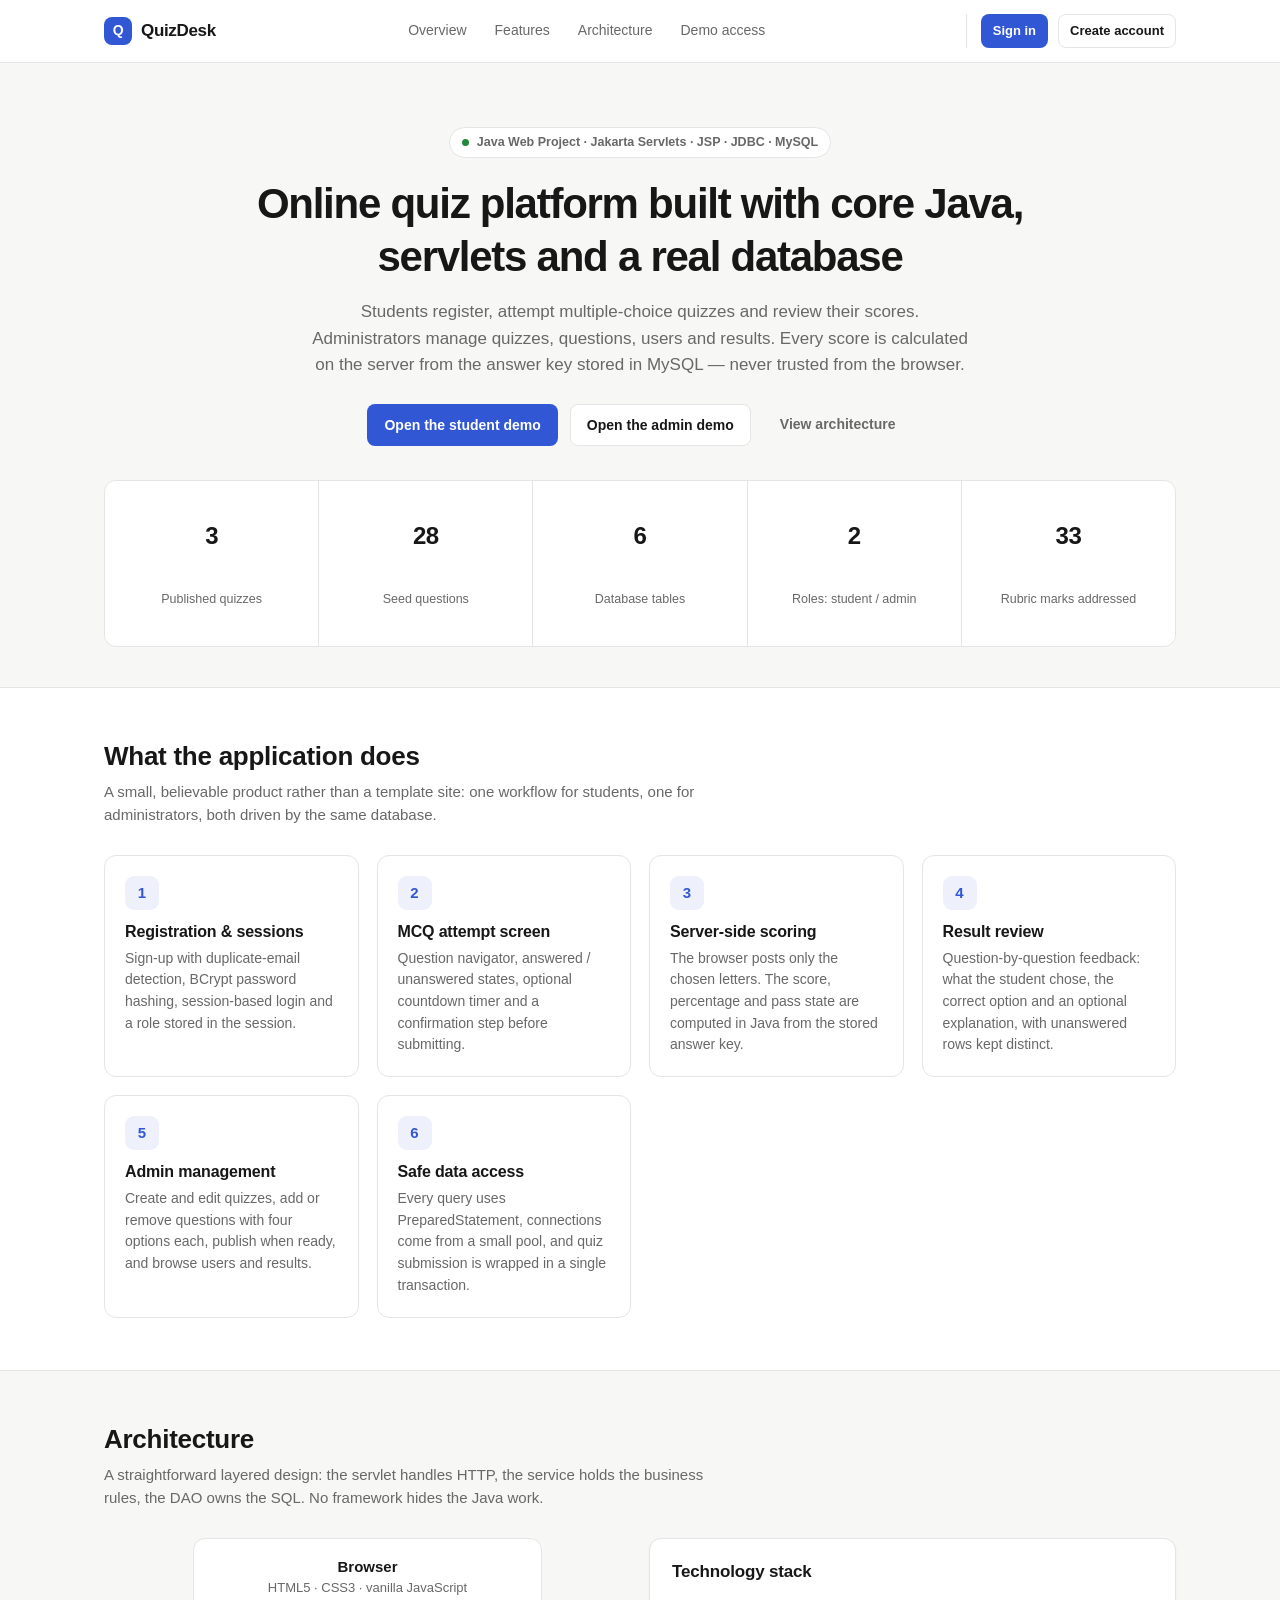
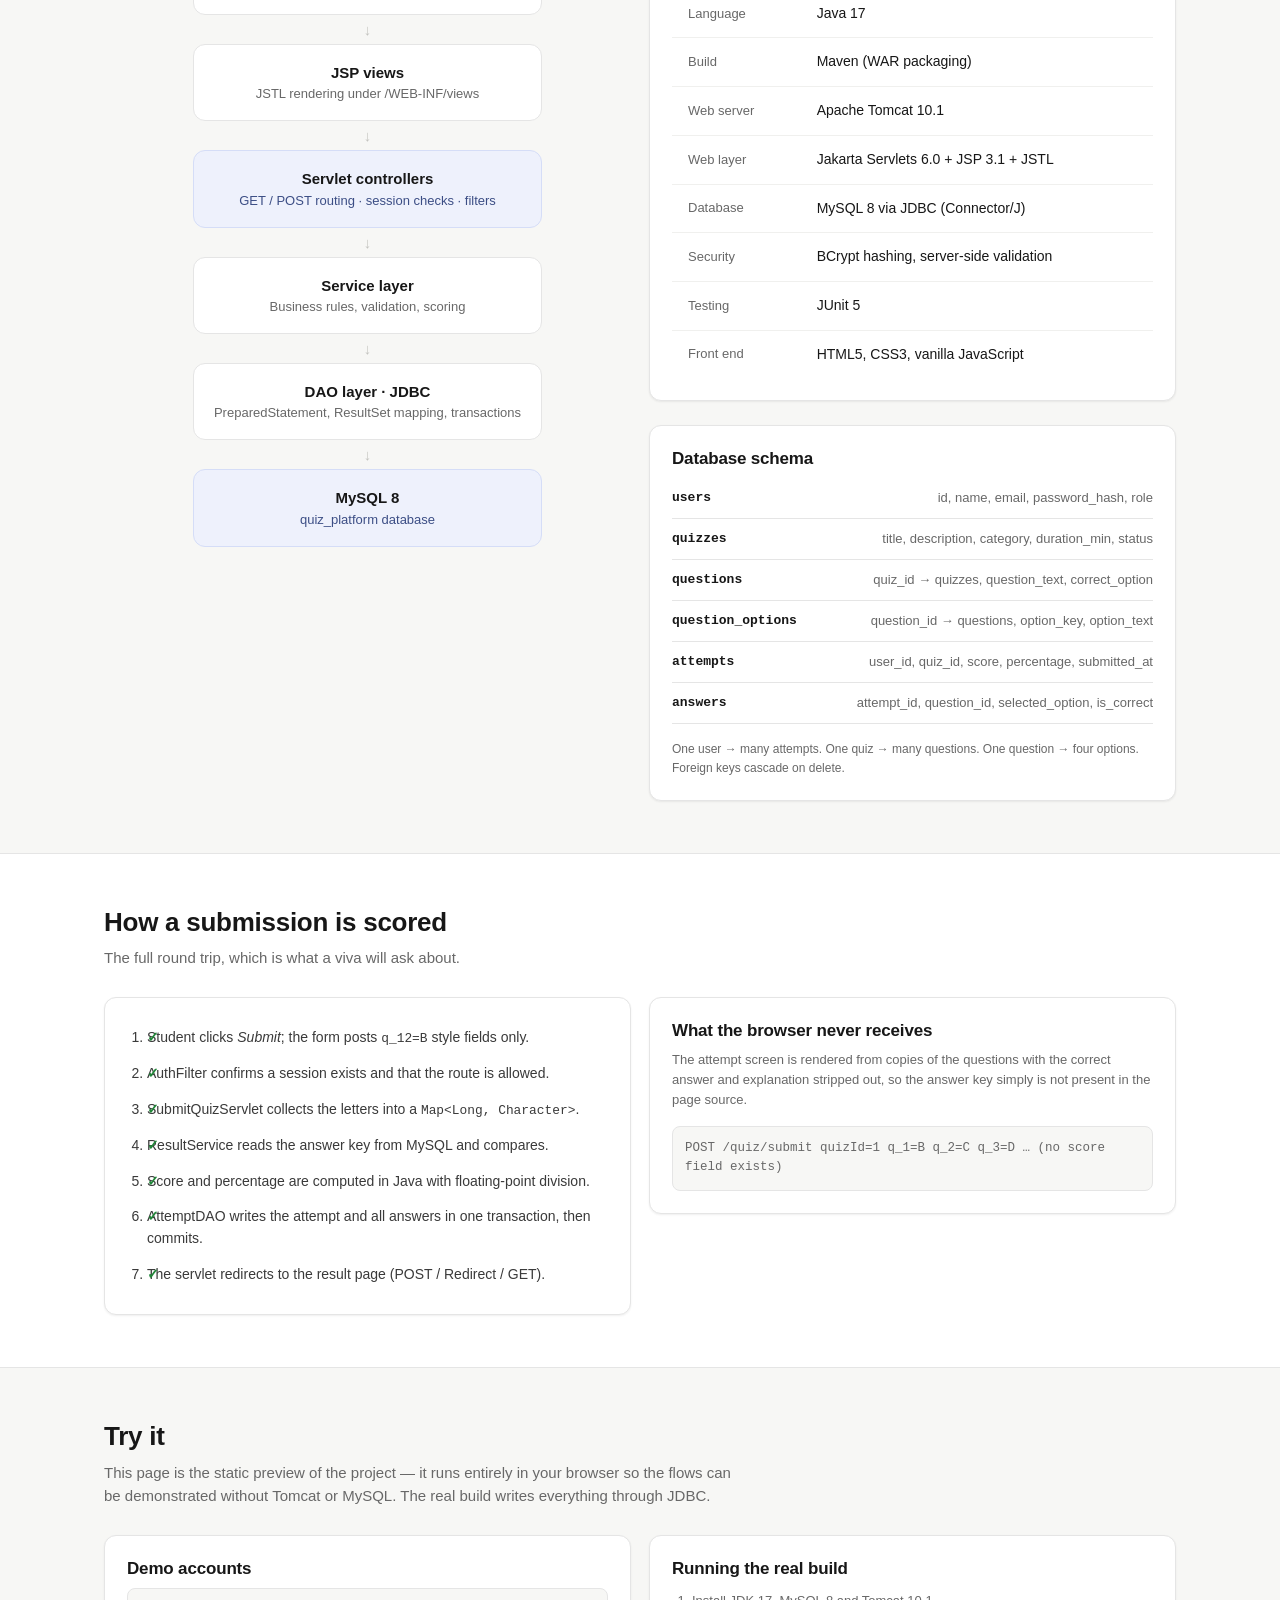
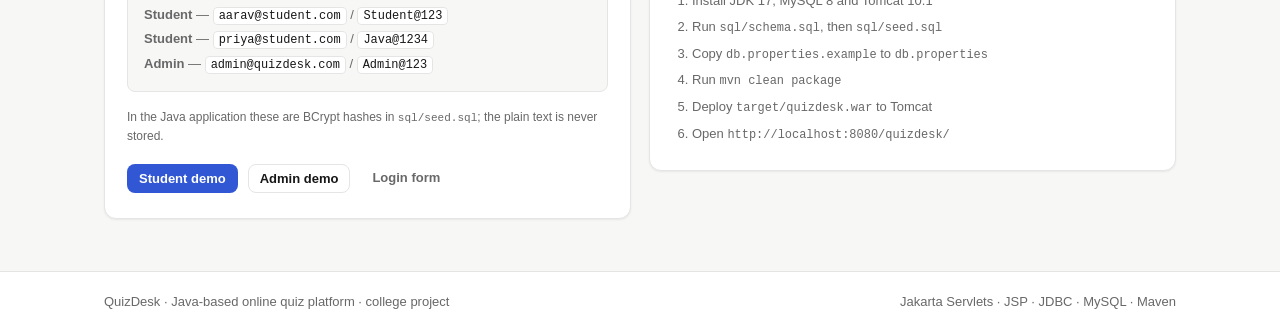
<file: index.html>
<!DOCTYPE html>
<html lang="en">
<head>
<meta charset="UTF-8">
<meta name="viewport" content="width=device-width, initial-scale=1">
<title>QuizDesk &middot; Java-Based Online Quiz Platform</title>
<meta name="description" content="QuizDesk - a Java-based online quiz platform built with Jakarta Servlets, JSP, JDBC and MySQL. Student and admin flows, MCQ attempts, server-side scoring.">
<link rel="icon" href="data:image/svg+xml,%3Csvg xmlns='http://www.w3.org/2000/svg' viewBox='0 0 32 32'%3E%3Crect width='32' height='32' rx='8' fill='%233157D5'/%3E%3Ctext x='16' y='22' font-family='Arial' font-size='18' font-weight='bold' fill='white' text-anchor='middle'%3EQ%3C/text%3E%3C/svg%3E">
<style>
/* =====================================================================
   QuizDesk - single-file preview stylesheet
   Palette (from design.md): off-white page, white cards, one accent.
   ===================================================================== */
:root{
  --page-bg:#F7F7F5; --surface:#FFFFFF; --text:#171717; --muted:#686868;
  --border:#E5E5E5; --accent:#3157D5; --accent-hover:#2547B7; --accent-soft:#EEF1FC;
  --success:#218739; --success-soft:#E9F5EC; --warning:#A66A00; --warning-soft:#FBF3E3;
  --error:#C93636; --error-soft:#FBECEC;
  --radius:12px; --radius-sm:8px;
  --shadow:0 1px 2px rgba(23,23,23,.04),0 1px 3px rgba(23,23,23,.03);
  --font:"Inter","Manrope",-apple-system,BlinkMacSystemFont,"Segoe UI",Roboto,"Helvetica Neue",Arial,sans-serif;
  --mono:ui-monospace,SFMono-Regular,"SF Mono",Menlo,Consolas,monospace;
}
*{box-sizing:border-box}
html,body{margin:0;padding:0}
body{
  font-family:var(--font);font-size:15px;line-height:1.55;color:var(--text);
  background:var(--page-bg);-webkit-font-smoothing:antialiased;
  display:flex;flex-direction:column;min-height:100vh;
}
a{color:var(--accent);text-decoration:none}
a:hover{color:var(--accent-hover);text-decoration:underline}
h1,h2,h3,h4{margin:0 0 .5rem;line-height:1.25;font-weight:600;letter-spacing:-.01em}
h1{font-size:30px}h2{font-size:22px}h3{font-size:17px}p{margin:0 0 1rem}
code{font-family:var(--mono);font-size:.92em}
.wrap{width:100%;max-width:1120px;margin:0 auto;padding:0 24px}
.hidden{display:none !important}

/* ---------- navbar ---------- */
.navbar{background:var(--surface);border-bottom:1px solid var(--border);position:sticky;top:0;z-index:40}
.navbar .wrap{display:flex;align-items:center;justify-content:space-between;gap:18px;height:62px}
.brand{display:flex;align-items:center;gap:9px;font-weight:700;font-size:17px;color:var(--text);letter-spacing:-.02em}
.brand:hover{text-decoration:none;color:var(--text)}
.brand-mark{width:28px;height:28px;border-radius:8px;background:var(--accent);color:#fff;display:grid;place-items:center;font-size:14px;font-weight:700}
.nav-links{display:flex;align-items:center;gap:4px}
.nav-links a{color:var(--muted);padding:7px 12px;border-radius:var(--radius-sm);font-size:14px;font-weight:500}
.nav-links a:hover{background:var(--page-bg);color:var(--text);text-decoration:none}
.nav-links a.active{color:var(--accent);background:var(--accent-soft)}
.nav-user{display:flex;align-items:center;gap:10px;padding-left:14px;margin-left:8px;border-left:1px solid var(--border)}
.avatar{width:30px;height:30px;border-radius:50%;background:var(--accent-soft);color:var(--accent);display:grid;place-items:center;font-size:12px;font-weight:700;flex:0 0 auto}
.nav-toggle{display:none;background:none;border:1px solid var(--border);border-radius:var(--radius-sm);padding:6px 10px;cursor:pointer;font-size:16px}

/* ---------- buttons ---------- */
.btn{display:inline-flex;align-items:center;justify-content:center;gap:7px;padding:9px 16px;border-radius:var(--radius-sm);
  border:1px solid transparent;font-family:inherit;font-size:14px;font-weight:600;cursor:pointer;transition:background .12s,border-color .12s,color .12s;white-space:nowrap}
.btn-primary{background:var(--accent);color:#fff}
.btn-primary:hover{background:var(--accent-hover);text-decoration:none;color:#fff}
.btn-secondary{background:var(--surface);color:var(--text);border-color:var(--border)}
.btn-secondary:hover{background:var(--page-bg);text-decoration:none;color:var(--text)}
.btn-danger{background:var(--surface);color:var(--error);border-color:#F0CFCF}
.btn-danger:hover{background:var(--error-soft);text-decoration:none;color:var(--error)}
.btn-ghost{background:none;color:var(--muted)}
.btn-ghost:hover{background:var(--page-bg);color:var(--text);text-decoration:none}
.btn-sm{padding:6px 11px;font-size:13px}
.btn-block{width:100%}
.btn[disabled]{opacity:.5;cursor:not-allowed}
.btn:focus-visible,a:focus-visible,input:focus-visible,select:focus-visible,textarea:focus-visible{outline:2px solid var(--accent);outline-offset:2px}

/* ---------- cards / grids ---------- */
.card{background:var(--surface);border:1px solid var(--border);border-radius:var(--radius);box-shadow:var(--shadow);padding:22px}
.card-head{display:flex;justify-content:space-between;align-items:center;gap:16px;margin-bottom:16px;flex-wrap:wrap}
.card-head h2,.card-head h3{margin:0}
.grid{display:grid;gap:18px}
.grid-2{grid-template-columns:repeat(auto-fit,minmax(280px,1fr))}
.grid-3{grid-template-columns:repeat(auto-fit,minmax(230px,1fr))}
.grid-4{grid-template-columns:repeat(auto-fit,minmax(190px,1fr))}
.stack>*+*{margin-top:24px}
.page{flex:1 0 auto;padding:32px 0 64px}
.page-head{display:flex;justify-content:space-between;align-items:flex-start;gap:20px;flex-wrap:wrap;margin-bottom:24px}
.page-head .sub{color:var(--muted);margin:0}
.stat{background:var(--surface);border:1px solid var(--border);border-radius:var(--radius);padding:18px}
.stat .label{font-size:12px;text-transform:uppercase;letter-spacing:.05em;color:var(--muted);font-weight:600}
.stat .value{font-size:28px;font-weight:700;margin-top:6px;letter-spacing:-.02em}
.stat .hint{font-size:12px;color:var(--muted);margin-top:2px}

/* ---------- badges ---------- */
.badge{display:inline-flex;align-items:center;gap:5px;padding:3px 9px;border-radius:999px;font-size:12px;font-weight:600;
  background:var(--page-bg);color:var(--muted);border:1px solid var(--border)}
.badge.good{background:var(--success-soft);color:var(--success);border-color:#CFE7D6}
.badge.fair{background:var(--warning-soft);color:var(--warning);border-color:#EEDFBF}
.badge.poor{background:var(--error-soft);color:var(--error);border-color:#F0CFCF}
.badge.accent{background:var(--accent-soft);color:var(--accent);border-color:#D5DDF7}

/* ---------- forms ---------- */
.field{margin-bottom:16px}
.field label{display:block;font-size:13px;font-weight:600;margin-bottom:6px}
.field .hint{font-size:12px;color:var(--muted);margin-top:5px}
input[type=text],input[type=email],input[type=password],input[type=number],select,textarea{
  width:100%;padding:9px 12px;border:1px solid var(--border);border-radius:var(--radius-sm);
  font-family:inherit;font-size:14px;color:var(--text);background:var(--surface)}
input:focus,select:focus,textarea:focus{outline:none;border-color:var(--accent);box-shadow:0 0 0 3px rgba(49,87,213,.12)}
textarea{resize:vertical;min-height:84px}
.field.has-error input,.field.has-error select,.field.has-error textarea{border-color:var(--error)}
.field-row{display:grid;gap:16px;grid-template-columns:repeat(auto-fit,minmax(200px,1fr))}

/* ---------- alerts ---------- */
.alert{padding:11px 14px;border-radius:var(--radius-sm);font-size:14px;border:1px solid;margin-bottom:16px}
.alert.success{background:var(--success-soft);border-color:#CFE7D6;color:#17602A}
.alert.error{background:var(--error-soft);border-color:#F0CFCF;color:#9C2A2A}
.alert.info{background:var(--accent-soft);border-color:#D5DDF7;color:#23408F}

/* ---------- tables ---------- */
.table-scroll{overflow-x:auto}
table.data{width:100%;border-collapse:collapse;font-size:14px}
table.data th{text-align:left;font-size:12px;text-transform:uppercase;letter-spacing:.04em;color:var(--muted);
  font-weight:600;padding:11px 16px;border-bottom:1px solid var(--border);background:#FCFCFB;white-space:nowrap}
table.data td{padding:13px 16px;border-bottom:1px solid #F0F0EE;vertical-align:middle}
table.data tbody tr:last-child td{border-bottom:none}
table.data tbody tr:hover{background:#FCFCFB}
table.data .actions{display:flex;gap:8px;flex-wrap:wrap}
.cell-muted{color:var(--muted);font-size:13px}

/* ---------- empty ---------- */
.empty{text-align:center;padding:44px 24px;color:var(--muted)}
.empty .icon{font-size:26px;margin-bottom:10px}
.empty h3{color:var(--text)}

/* ---------- landing ---------- */
.hero{padding:64px 0 40px;text-align:center}
.hero .eyebrow{display:inline-flex;align-items:center;gap:8px;padding:5px 12px;border-radius:999px;
  background:var(--surface);border:1px solid var(--border);font-size:12.5px;font-weight:600;color:var(--muted);margin-bottom:20px}
.dot{width:7px;height:7px;border-radius:50%;background:var(--success);display:inline-block}
.hero h1{font-size:42px;max-width:820px;margin:0 auto 16px;letter-spacing:-.03em}
.hero p.lede{font-size:17px;color:var(--muted);max-width:660px;margin:0 auto 26px}
.hero-actions{display:flex;gap:12px;justify-content:center;flex-wrap:wrap}
.strip{display:grid;grid-template-columns:repeat(auto-fit,minmax(150px,1fr));gap:1px;background:var(--border);
  border:1px solid var(--border);border-radius:var(--radius);overflow:hidden;margin:34px 0 0}
.strip div{background:var(--surface);padding:18px}
.strip .n{font-size:24px;font-weight:700;letter-spacing:-.02em}
.strip .t{font-size:12.5px;color:var(--muted)}
section.band{padding:52px 0}
section.band.alt{background:var(--surface);border-top:1px solid var(--border);border-bottom:1px solid var(--border)}
.band h2{font-size:26px;margin-bottom:8px}
.band .band-lede{color:var(--muted);max-width:640px;margin-bottom:28px}
.feature{background:var(--surface);border:1px solid var(--border);border-radius:var(--radius);padding:20px}
.feature .ico{width:34px;height:34px;border-radius:9px;background:var(--accent-soft);color:var(--accent);
  display:grid;place-items:center;font-weight:700;font-size:15px;margin-bottom:12px}
.feature h3{font-size:16px;margin-bottom:6px}
.feature p{font-size:14px;color:var(--muted);margin:0}
.flow{display:grid;gap:0;max-width:760px;margin:0 auto}
.flow-layer{background:var(--surface);border:1px solid var(--border);border-radius:var(--radius);padding:16px 20px;text-align:center}
.flow-layer .lt{font-weight:600}
.flow-layer .ld{font-size:13px;color:var(--muted)}
.flow-arrow{text-align:center;color:#C4C4C0;font-size:15px;line-height:1;padding:7px 0}
.flow-layer.hl{border-color:#D5DDF7;background:var(--accent-soft)}
.flow-layer.hl .ld{color:#3C4E85}
.creds{background:var(--page-bg);border:1px solid var(--border);border-radius:var(--radius-sm);padding:14px 16px;font-size:13px;color:var(--muted);line-height:1.9}
.creds code{color:var(--text);background:var(--surface);padding:1px 5px;border-radius:4px;border:1px solid var(--border)}
.schema-row{display:flex;justify-content:space-between;gap:12px;padding:10px 0;border-bottom:1px solid var(--border);font-size:14px}
.schema-row:last-child{border-bottom:none}
.schema-row .tbl{font-family:var(--mono);font-size:13px;font-weight:600}
.schema-row .role{color:var(--muted);font-size:13px;text-align:right}
.chk{list-style:none;padding:0;margin:0}
.chk li{padding:7px 0 7px 26px;position:relative;font-size:14px;color:#3A3A3A}
.chk li:before{content:"\2713";position:absolute;left:0;top:7px;color:var(--success);font-weight:700}

/* ---------- auth ---------- */
.auth-shell{flex:1 0 auto;display:grid;place-items:center;padding:48px 24px}
.auth-card{width:100%;max-width:440px;background:var(--surface);border:1px solid var(--border);
  border-radius:14px;box-shadow:var(--shadow);padding:30px}
.auth-brand{display:flex;align-items:center;gap:9px;margin-bottom:22px}
.auth-foot{margin-top:18px;font-size:14px;color:var(--muted);text-align:center}
.demo-creds{margin-top:18px;padding:13px 15px;background:var(--page-bg);border:1px solid var(--border);
  border-radius:var(--radius-sm);font-size:12.5px;color:var(--muted);line-height:1.9}
.demo-creds strong{color:var(--text)}
.demo-creds button{font-family:inherit;font-size:12.5px;font-weight:600;color:var(--accent);background:none;
  border:0;cursor:pointer;padding:0;text-decoration:underline}

/* ---------- quiz ---------- */
.quiz-layout{display:grid;grid-template-columns:1fr 262px;gap:22px;align-items:start}
.quiz-toolbar{display:flex;justify-content:space-between;align-items:center;gap:16px;flex-wrap:wrap;margin-bottom:18px}
.timer{font-family:var(--mono);font-size:14px;font-weight:600;padding:5px 11px;border-radius:var(--radius-sm);
  background:var(--accent-soft);color:var(--accent);border:1px solid #D5DDF7}
.timer.warning{background:var(--error-soft);color:var(--error);border-color:#F0CFCF}
.question-card{background:var(--surface);border:1px solid var(--border);border-radius:var(--radius);
  padding:22px;margin-bottom:16px;scroll-margin-top:82px}
.question-card .q-number{font-size:12px;font-weight:700;text-transform:uppercase;letter-spacing:.05em;color:var(--accent);margin-bottom:7px}
.question-card .q-text{font-size:16px;font-weight:600;margin-bottom:16px}
.option-list{display:grid;gap:9px}
.option{display:flex;align-items:flex-start;gap:11px;padding:12px 14px;border:1px solid var(--border);
  border-radius:var(--radius-sm);cursor:pointer;transition:border-color .12s,background .12s}
.option:hover{border-color:#CFCFCB;background:#FCFCFB}
.option input[type=radio]{margin:3px 0 0;accent-color:var(--accent);flex:0 0 auto}
.option .key{font-weight:700;color:var(--muted);min-width:16px;font-size:13px;padding-top:1px}
.option.selected{border-color:var(--accent);background:var(--accent-soft)}
.option.selected .key{color:var(--accent)}
.q-nav-panel{position:sticky;top:82px}
.q-nav-grid{display:grid;grid-template-columns:repeat(5,1fr);gap:7px}
.q-nav-btn{aspect-ratio:1;border:1px solid var(--border);background:var(--surface);border-radius:var(--radius-sm);
  font-family:inherit;font-size:13px;font-weight:600;color:var(--muted);cursor:pointer}
.q-nav-btn:hover{border-color:var(--accent);color:var(--accent)}
.q-nav-btn.answered{background:var(--success-soft);border-color:#CFE7D6;color:var(--success)}
.q-nav-btn.current{background:var(--accent);border-color:var(--accent);color:#fff}
.q-nav-legend{display:grid;gap:6px;margin-top:14px;font-size:12px;color:var(--muted)}
.q-nav-legend span{display:flex;align-items:center;gap:7px}
.legend-dot{width:11px;height:11px;border-radius:3px;border:1px solid var(--border);display:inline-block}
.legend-dot.answered{background:var(--success-soft);border-color:#CFE7D6}
.legend-dot.current{background:var(--accent);border-color:var(--accent)}
.quiz-actions{display:flex;justify-content:space-between;gap:12px;margin-top:18px;flex-wrap:wrap}
.progress{height:6px;background:var(--page-bg);border-radius:999px;overflow:hidden;border:1px solid var(--border)}
.progress > i{display:block;height:100%;background:var(--accent);transition:width .2s}

/* ---------- result ---------- */
.result-hero{background:var(--surface);border:1px solid var(--border);border-radius:var(--radius);
  padding:28px;text-align:center;box-shadow:var(--shadow)}
.result-hero .score{font-size:44px;font-weight:700;letter-spacing:-.03em;line-height:1.1}
.result-hero .pct{font-size:17px;color:var(--muted);margin-top:4px}
.review-item{border:1px solid var(--border);border-radius:var(--radius);padding:18px;background:var(--surface);
  margin-bottom:14px;border-left:3px solid var(--border)}
.review-item.good{border-left-color:var(--success)}
.review-item.poor{border-left-color:var(--error)}
.review-item.fair{border-left-color:var(--warning)}
.review-item .q-text{font-weight:600;margin-bottom:12px}
.review-item .answer-line{display:flex;gap:9px;font-size:14px;margin-bottom:6px}
.review-item .answer-label{color:var(--muted);min-width:132px}
.review-item .explanation{margin-top:12px;padding:11px 13px;background:var(--page-bg);
  border-radius:var(--radius-sm);font-size:13.5px;color:var(--muted)}

/* ---------- admin ---------- */
.admin-layout{display:grid;grid-template-columns:212px 1fr;gap:26px;align-items:start}
.admin-side{background:var(--surface);border:1px solid var(--border);border-radius:var(--radius);
  padding:12px;position:sticky;top:82px}
.admin-side a{display:block;padding:9px 12px;border-radius:var(--radius-sm);color:var(--muted);font-size:14px;font-weight:500}
.admin-side a:hover{background:var(--page-bg);color:var(--text);text-decoration:none}
.admin-side a.active{background:var(--accent-soft);color:var(--accent);font-weight:600}
.admin-side .side-title{font-size:11px;text-transform:uppercase;letter-spacing:.06em;color:var(--muted);
  font-weight:700;padding:8px 12px 5px}
.mono-box{font-family:var(--mono);font-size:12.5px;background:var(--page-bg);border:1px solid var(--border);
  border-radius:var(--radius-sm);padding:12px;color:var(--muted);overflow-x:auto}

/* ---------- footer ---------- */
.footer{flex:0 0 auto;border-top:1px solid var(--border);background:var(--surface);padding:20px 0;font-size:13px;color:var(--muted)}
.footer .wrap{display:flex;justify-content:space-between;gap:16px;flex-wrap:wrap}

/* ---------- utilities ---------- */
.muted{color:var(--muted)}.small{font-size:13px}.xsmall{font-size:12px}
.mb-0{margin-bottom:0}.mb-1{margin-bottom:8px}.mb-2{margin-bottom:16px}.mb-3{margin-bottom:24px}.mb-4{margin-bottom:32px}
.mt-0{margin-top:0}.mt-2{margin-top:16px}.mt-3{margin-top:24px}
.text-center{text-align:center}.text-right{text-align:right}.nowrap{white-space:nowrap}
.flex{display:flex;gap:10px;align-items:center;flex-wrap:wrap}
.flex-between{display:flex;justify-content:space-between;align-items:center;gap:12px;flex-wrap:wrap}
.hr{height:1px;background:var(--border);border:0;margin:22px 0}

/* ---------- responsive ---------- */
@media (max-width:900px){
  .quiz-layout{grid-template-columns:1fr}
  .q-nav-panel{position:static}
  .q-nav-grid{grid-template-columns:repeat(8,1fr)}
  .admin-layout{grid-template-columns:1fr}
  .admin-side{position:static}
  .hero h1{font-size:33px}
}
@media (max-width:720px){
  h1{font-size:24px}h2{font-size:19px}
  .wrap{padding:0 16px}
  .page{padding:22px 0 48px}
  .card{padding:18px}
  .hero{padding:40px 0 24px}
  .hero p.lede{font-size:15.5px}
  section.band{padding:36px 0}
  .nav-toggle{display:inline-flex}
  .nav-links{display:none;position:absolute;top:62px;left:0;right:0;background:var(--surface);
    border-bottom:1px solid var(--border);flex-direction:column;align-items:stretch;padding:10px 16px 16px;gap:2px}
  .nav-links.open{display:flex}
  .nav-links a{padding:10px 12px}
  .nav-user{border-left:0;padding-left:0;margin-left:0;padding-top:10px;border-top:1px solid var(--border)}
  .q-nav-grid{grid-template-columns:repeat(6,1fr)}
  .review-item .answer-line{flex-direction:column;gap:2px}
  .review-item .answer-label{min-width:0}
}
</style>
</head>
<body>

<!-- ============================ NAVBAR ============================ -->
<header class="navbar">
  <div class="wrap">
    <a class="brand" href="#/" id="brandLink">
      <span class="brand-mark">Q</span><span>QuizDesk</span>
    </a>

    <button class="nav-toggle" type="button" id="navToggle" aria-expanded="false" aria-label="Toggle navigation">&#9776;</button>

    <nav class="nav-links" id="navLinks" aria-label="Main navigation">
      <a href="#/" data-nav="home">Overview</a>
      <a href="#/#features" data-nav="features">Features</a>
      <a href="#/#architecture" data-nav="architecture">Architecture</a>
      <a href="#/#credentials" data-nav="credentials">Demo access</a>
    </nav>

    <div class="nav-user" id="navUser"></div>
  </div>
</header>

<!-- ============================ LANDING ============================ -->
<div id="landing">

  <div class="wrap">
    <section class="hero">
      <span class="eyebrow"><span class="dot"></span> Java Web Project &middot; Jakarta Servlets &middot; JSP &middot; JDBC &middot; MySQL</span>
      <h1>Online quiz platform built with core Java, servlets and a real database</h1>
      <p class="lede">
        Students register, attempt multiple-choice quizzes and review their scores. Administrators manage
        quizzes, questions, users and results. Every score is calculated on the server from the answer key
        stored in MySQL &mdash; never trusted from the browser.
      </p>
      <div class="hero-actions">
        <button class="btn btn-primary" type="button" data-demo="student">Open the student demo</button>
        <button class="btn btn-secondary" type="button" data-demo="admin">Open the admin demo</button>
        <a class="btn btn-ghost" href="#/#architecture">View architecture</a>
      </div>

      <div class="strip">
        <div><div class="n">3</div><div class="t">Published quizzes</div></div>
        <div><div class="n">28</div><div class="t">Seed questions</div></div>
        <div><div class="n">6</div><div class="t">Database tables</div></div>
        <div><div class="n">2</div><div class="t">Roles: student / admin</div></div>
        <div><div class="n">33</div><div class="t">Rubric marks addressed</div></div>
      </div>
    </section>
  </div>

  <section class="band alt" id="features">
    <div class="wrap">
      <h2>What the application does</h2>
      <p class="band-lede">A small, believable product rather than a template site: one workflow for students, one for administrators, both driven by the same database.</p>
      <div class="grid grid-3">
        <div class="feature">
          <div class="ico">1</div>
          <h3>Registration &amp; sessions</h3>
          <p>Sign-up with duplicate-email detection, BCrypt password hashing, session-based login and a role stored in the session.</p>
        </div>
        <div class="feature">
          <div class="ico">2</div>
          <h3>MCQ attempt screen</h3>
          <p>Question navigator, answered / unanswered states, optional countdown timer and a confirmation step before submitting.</p>
        </div>
        <div class="feature">
          <div class="ico">3</div>
          <h3>Server-side scoring</h3>
          <p>The browser posts only the chosen letters. The score, percentage and pass state are computed in Java from the stored answer key.</p>
        </div>
        <div class="feature">
          <div class="ico">4</div>
          <h3>Result review</h3>
          <p>Question-by-question feedback: what the student chose, the correct option and an optional explanation, with unanswered rows kept distinct.</p>
        </div>
        <div class="feature">
          <div class="ico">5</div>
          <h3>Admin management</h3>
          <p>Create and edit quizzes, add or remove questions with four options each, publish when ready, and browse users and results.</p>
        </div>
        <div class="feature">
          <div class="ico">6</div>
          <h3>Safe data access</h3>
          <p>Every query uses PreparedStatement, connections come from a small pool, and quiz submission is wrapped in a single transaction.</p>
        </div>
      </div>
    </div>
  </section>

  <section class="band" id="architecture">
    <div class="wrap">
      <h2>Architecture</h2>
      <p class="band-lede">A straightforward layered design: the servlet handles HTTP, the service holds the business rules, the DAO owns the SQL. No framework hides the Java work.</p>

      <div class="grid grid-2" style="align-items:start">
        <div class="flow">
          <div class="flow-layer"><div class="lt">Browser</div><div class="ld">HTML5 &middot; CSS3 &middot; vanilla JavaScript</div></div>
          <div class="flow-arrow">&#8595;</div>
          <div class="flow-layer"><div class="lt">JSP views</div><div class="ld">JSTL rendering under /WEB-INF/views</div></div>
          <div class="flow-arrow">&#8595;</div>
          <div class="flow-layer hl"><div class="lt">Servlet controllers</div><div class="ld">GET / POST routing &middot; session checks &middot; filters</div></div>
          <div class="flow-arrow">&#8595;</div>
          <div class="flow-layer"><div class="lt">Service layer</div><div class="ld">Business rules, validation, scoring</div></div>
          <div class="flow-arrow">&#8595;</div>
          <div class="flow-layer"><div class="lt">DAO layer &middot; JDBC</div><div class="ld">PreparedStatement, ResultSet mapping, transactions</div></div>
          <div class="flow-arrow">&#8595;</div>
          <div class="flow-layer hl"><div class="lt">MySQL 8</div><div class="ld">quiz_platform database</div></div>
        </div>

        <div class="stack">
          <div class="card">
            <h3>Technology stack</h3>
            <div class="table-scroll">
              <table class="data">
                <tbody>
                  <tr><td class="cell-muted nowrap">Language</td><td>Java 17</td></tr>
                  <tr><td class="cell-muted nowrap">Build</td><td>Maven (WAR packaging)</td></tr>
                  <tr><td class="cell-muted nowrap">Web server</td><td>Apache Tomcat 10.1</td></tr>
                  <tr><td class="cell-muted nowrap">Web layer</td><td>Jakarta Servlets 6.0 + JSP 3.1 + JSTL</td></tr>
                  <tr><td class="cell-muted nowrap">Database</td><td>MySQL 8 via JDBC (Connector/J)</td></tr>
                  <tr><td class="cell-muted nowrap">Security</td><td>BCrypt hashing, server-side validation</td></tr>
                  <tr><td class="cell-muted nowrap">Testing</td><td>JUnit 5</td></tr>
                  <tr><td class="cell-muted nowrap">Front end</td><td>HTML5, CSS3, vanilla JavaScript</td></tr>
                </tbody>
              </table>
            </div>
          </div>

          <div class="card">
            <h3>Database schema</h3>
            <div class="schema-row"><span class="tbl">users</span><span class="role">id, name, email, password_hash, role</span></div>
            <div class="schema-row"><span class="tbl">quizzes</span><span class="role">title, description, category, duration_min, status</span></div>
            <div class="schema-row"><span class="tbl">questions</span><span class="role">quiz_id &rarr; quizzes, question_text, correct_option</span></div>
            <div class="schema-row"><span class="tbl">question_options</span><span class="role">question_id &rarr; questions, option_key, option_text</span></div>
            <div class="schema-row"><span class="tbl">attempts</span><span class="role">user_id, quiz_id, score, percentage, submitted_at</span></div>
            <div class="schema-row"><span class="tbl">answers</span><span class="role">attempt_id, question_id, selected_option, is_correct</span></div>
            <p class="xsmall muted mt-2 mb-0">One user &rarr; many attempts. One quiz &rarr; many questions. One question &rarr; four options. Foreign keys cascade on delete.</p>
          </div>
        </div>
      </div>
    </div>
  </section>

  <section class="band alt">
    <div class="wrap">
      <h2>How a submission is scored</h2>
      <p class="band-lede">The full round trip, which is what a viva will ask about.</p>
      <div class="grid grid-2" style="align-items:start">
        <div class="card">
          <ol class="chk" style="list-style:decimal;padding-left:20px">
            <li style="padding-left:0">Student clicks <em>Submit</em>; the form posts <code>q_12=B</code> style fields only.</li>
            <li style="padding-left:0">AuthFilter confirms a session exists and that the route is allowed.</li>
            <li style="padding-left:0">SubmitQuizServlet collects the letters into a <code>Map&lt;Long, Character&gt;</code>.</li>
            <li style="padding-left:0">ResultService reads the answer key from MySQL and compares.</li>
            <li style="padding-left:0">Score and percentage are computed in Java with floating-point division.</li>
            <li style="padding-left:0">AttemptDAO writes the attempt and all answers in one transaction, then commits.</li>
            <li style="padding-left:0">The servlet redirects to the result page (POST / Redirect / GET).</li>
          </ol>
        </div>
        <div class="card">
          <h3>What the browser never receives</h3>
          <p class="small muted">The attempt screen is rendered from copies of the questions with the correct answer and explanation stripped out, so the answer key simply is not present in the page source.</p>
          <div class="mono-box">POST /quiz/submit
quizId=1
q_1=B
q_2=C
q_3=D
&hellip;
(no score field exists)</div>
        </div>
      </div>
    </div>
  </section>

  <section class="band" id="credentials">
    <div class="wrap">
      <h2>Try it</h2>
      <p class="band-lede">This page is the static preview of the project &mdash; it runs entirely in your browser so the flows can be demonstrated without Tomcat or MySQL. The real build writes everything through JDBC.</p>

      <div class="grid grid-2" style="align-items:start">
        <div class="card">
          <h3>Demo accounts</h3>
          <div class="creds">
            <strong>Student</strong> &mdash; <code>aarav@student.com</code> / <code>Student@123</code><br>
            <strong>Student</strong> &mdash; <code>priya@student.com</code> / <code>Java@1234</code><br>
            <strong>Admin</strong> &mdash; <code>admin@quizdesk.com</code> / <code>Admin@123</code>
          </div>
          <p class="xsmall muted mt-2 mb-2">In the Java application these are BCrypt hashes in <code>sql/seed.sql</code>; the plain text is never stored.</p>
          <div class="flex">
            <button class="btn btn-primary btn-sm" type="button" data-demo="student">Student demo</button>
            <button class="btn btn-secondary btn-sm" type="button" data-demo="admin">Admin demo</button>
            <a class="btn btn-ghost btn-sm" href="#/login">Login form</a>
          </div>
        </div>

        <div class="card">
          <h3>Running the real build</h3>
          <ol class="small muted" style="margin:0;padding-left:20px;line-height:2">
            <li>Install JDK 17, MySQL 8 and Tomcat 10.1</li>
            <li>Run <code>sql/schema.sql</code>, then <code>sql/seed.sql</code></li>
            <li>Copy <code>db.properties.example</code> to <code>db.properties</code></li>
            <li>Run <code>mvn clean package</code></li>
            <li>Deploy <code>target/quizdesk.war</code> to Tomcat</li>
            <li>Open <code>http://localhost:8080/quizdesk/</code></li>
          </ol>
        </div>
      </div>
    </div>
  </section>

  <footer class="footer">
    <div class="wrap">
      <span>QuizDesk &middot; Java-based online quiz platform &middot; college project</span>
      <span>Jakarta Servlets &middot; JSP &middot; JDBC &middot; MySQL &middot; Maven</span>
    </div>
  </footer>
</div>

<!-- ============================ APP ============================ -->
<div id="app" class="page hidden"></div>

<footer class="footer hidden" id="appFooter">
  <div class="wrap">
    <span>QuizDesk &middot; static preview of the Java application</span>
    <span id="footNote">Servlets &middot; JSP &middot; JDBC &middot; MySQL</span>
  </div>
</footer>

<script>
/* Live in-memory counters - the browser-side mirror of StatsCounter. */
var LIVE = { requests: 0, logins: 0, startedAt: Date.now(), lastUserId: null };
LIVE.uptimeMin = function () { return Math.max(0, Math.round((Date.now() - LIVE.startedAt) / 60000)); };

/* =====================================================================
   QuizDesk - static preview logic
   ---------------------------------------------------------------------
   This file is the browser-only demo of the Java application. It mirrors
   the same data and screens so the flows can be shown without a server.
   In the real build:
     * the score is computed by ResultService on the server,
     * the data lives in MySQL and is read through JDBC,
     * the session is an HttpSession, not a JavaScript object.
   ===================================================================== */
(function () {
"use strict";

/* ------------------------------------------------------------------ */
/* Demo data (mirrors sql/seed.sql)                                    */
/* ------------------------------------------------------------------ */

var USERS = [
  { id: 1, name: "QuizDesk Admin", email: "admin@quizdesk.com",  password: "Admin@123",   role: "ADMIN",   joined: "2026-09-28" },
  { id: 2, name: "Aarav Sharma",   email: "aarav@student.com",   password: "Student@123", role: "STUDENT", joined: "2026-09-30" },
  { id: 3, name: "Priya Nair",     email: "priya@student.com",   password: "Java@1234",   role: "STUDENT", joined: "2026-10-01" }
];

var QUIZZES = [
  {
    id: 1, title: "Java Fundamentals", category: "Core Java", duration: 10, status: "PUBLISHED",
    description: "A quick check of core Java: data types, operators, strings and the basics of the language.",
    updated: "2026-10-04",
    questions: [
      { t: "Which keyword is used to create an object in Java?",
        o: ["class", "new", "object", "instance"], c: 1,
        e: "The new operator allocates memory and invokes a constructor." },
      { t: "What is the size of an int in Java?",
        o: ["16 bits", "8 bits", "32 bits", "64 bits"], c: 2,
        e: "An int is a 32-bit signed two's-complement integer in every JVM." },
      { t: "Which of these is NOT a primitive type in Java?",
        o: ["boolean", "char", "double", "String"], c: 3,
        e: "String is a class in java.lang, not a primitive." },
      { t: "What does the == operator compare for two object references?",
        o: ["Object identity (same object)", "Object content", "Hash codes", "Class names"], c: 0,
        e: "For references, == compares identity (same object), not content." },
      { t: "Which method is the entry point of a Java application?",
        o: ["start()", "main()", "run()", "init()"], c: 1,
        e: "public static void main(String[] args) is the JVM entry point." },
      { t: "What is the default value of a boolean instance field?",
        o: ["false", "true", "null", "0"], c: 0,
        e: "Uninitialised boolean fields default to false." },
      { t: "Which collection does not allow duplicate elements?",
        o: ["List", "Queue", "Set", "ArrayList"], c: 2,
        e: "A Set is defined by uniqueness of its elements." },
      { t: "What is the result of 7 / 2 in Java (both int)?",
        o: ["3.5", "3", "4", "Compilation error"], c: 1,
        e: "Integer division truncates toward zero, so 7 / 2 is 3." },
      { t: "Which keyword prevents a class from being inherited?",
        o: ["static", "private", "final", "abstract"], c: 2,
        e: "A final class cannot be extended." },
      { t: "What is the parent class of every Java class that does not extend anything else?",
        o: ["Class", "Base", "Main", "Object"], c: 3,
        e: "java.lang.Object is the root of the class hierarchy." }
    ]
  },
  {
    id: 2, title: "OOP Concepts", category: "Object Oriented Programming", duration: 12, status: "PUBLISHED",
    description: "Encapsulation, inheritance, polymorphism and abstraction - the four pillars in practice.",
    updated: "2026-10-05",
    questions: [
      { t: "Which OOP principle hides internal state behind methods?",
        o: ["Encapsulation", "Compilation", "Iteration", "Serialization"], c: 0,
        e: "Encapsulation exposes behaviour and keeps fields private." },
      { t: "What does the extends keyword express?",
        o: ["A method signature", "An inheritance relationship", "A package import", "A constructor call"], c: 1,
        e: "extends creates an inheritance relationship (an \"is-a\" link)." },
      { t: "Which type of polymorphism is resolved at runtime?",
        o: ["Method overloading", "Variable shadowing", "Method overriding", "Type casting"], c: 2,
        e: "Method overriding is dynamic dispatch, resolved at runtime." },
      { t: "What is an abstract class?",
        o: ["A class with no methods", "A class that cannot be instantiated", "A class with only static methods", "A final class"], c: 1,
        e: "It cannot be instantiated and may declare abstract methods." },
      { t: "How many classes can a Java class extend directly?",
        o: ["One", "Two", "Many", "None"], c: 0,
        e: "Java supports single inheritance of implementation." },
      { t: "What does an interface define?",
        o: ["Fields only", "A database schema", "A contract of behaviour", "A constructor"], c: 2,
        e: "An interface defines a contract; implementers supply the behaviour." },
      { t: "What is method overloading?",
        o: ["Same name, same parameters", "Same name, different parameters", "Different name, same parameters", "Rewriting a parent method"], c: 1,
        e: "Same method name, different parameter lists, resolved at compile time." },
      { t: "Which access modifier makes a member visible only inside its own class?",
        o: ["public", "protected", "default", "private"], c: 3,
        e: "private is the most restrictive modifier." },
      { t: "What is the purpose of the super keyword?",
        o: ["To refer to the immediate parent class", "To create a static method", "To stop inheritance", "To declare a constant"], c: 0,
        e: "super refers to the immediate parent class members." },
      { t: "What does the toString() method of Object return by default?",
        o: ["An empty string", "Class name plus hash code", "The field values", "null"], c: 1,
        e: "It returns the class name followed by the hash code in hex." }
    ]
  },
  {
    id: 3, title: "JDBC Basics", category: "Database Integration", duration: 8, status: "PUBLISHED",
    description: "Connecting Java to MySQL: drivers, statements, result sets and transactions.",
    updated: "2026-10-06",
    questions: [
      { t: "Which interface represents an open connection to a database?",
        o: ["Statement", "Connection", "ResultSet", "DriverManager"], c: 1,
        e: "java.sql.Connection is the handle to the database session." },
      { t: "Which class family prevents SQL injection?",
        o: ["PreparedStatement", "Statement", "CallableStatement", "ResultSetMetaData"], c: 0,
        e: "PreparedStatement sends SQL and values separately, so a value is never parsed as SQL." },
      { t: "Which method executes a SELECT query?",
        o: ["executeUpdate()", "execute()", "executeQuery()", "commit()"], c: 2,
        e: "executeQuery() returns a ResultSet; executeUpdate() is for modifying statements." },
      { t: "What does ResultSet.next() do?",
        o: ["Closes the ResultSet", "Moves to the next row and returns true if one exists", "Returns the current row as a String", "Counts the rows"], c: 1,
        e: "It moves the cursor one row forward and reports whether a row is available." },
      { t: "Which method on Connection starts a transaction?",
        o: ["setAutoCommit(false)", "startTransaction()", "beginWork()", "commit()"], c: 0,
        e: "setAutoCommit(false) starts an explicit transaction." },
      { t: "What should you do when a transaction fails?",
        o: ["Ignore it", "Commit the partial work", "Roll back", "Restart the database"], c: 2,
        e: "Rolling back discards the partial work so the data stays consistent." },
      { t: "Which try-with-resources behaviour is correct?",
        o: ["Resources must be closed manually", "Resources are closed automatically", "Only the first resource is closed", "It only works with Connection"], c: 1,
        e: "Resources declared in the try header are closed automatically, in reverse order." },
      { t: "What is the purpose of Class.forName(\"com.mysql.cj.jdbc.Driver\")?",
        o: ["Loads the JDBC driver class", "Opens a connection", "Creates the database", "Validates the SQL"], c: 0,
        e: "It loads the JDBC driver class so the DriverManager can find it." }
    ]
  },
  {
    id: 4, title: "Exception Handling", category: "Core Java", duration: 8, status: "DRAFT",
    description: "try / catch / finally, checked versus unchecked exceptions, and custom exceptions.",
    updated: "2026-10-07",
    questions: []
  }
];

/* Demo attempt history, keyed by question index into the quiz above. */
var ATTEMPTS = [
  { id: 1, userId: 2, quizId: 1, chosen: {0:1, 1:2, 2:3, 3:0, 4:1, 5:0, 6:2, 7:1, 8:2, 9:3}, at: "2026-10-04 10:12" },
  { id: 2, userId: 3, quizId: 2, chosen: {0:0, 1:1, 2:2, 3:1, 4:0, 5:2, 6:1, 7:3, 8:0, 9:1}, at: "2026-10-06 09:41" },
  { id: 3, userId: 2, quizId: 3, chosen: {0:1, 1:0, 2:2, 3:1, 4:0, 5:2, 6:1, 7:0}, at: "2026-10-07 16:05" }
];
/* Make attempt 3 honestly incomplete so the "Not answered" state is visible:
   one wrong answer and one skipped question. */
ATTEMPTS[2].chosen[6] = 2;      // wrong
delete ATTEMPTS[2].chosen[7];   // skipped

var STATE = { user: null, answers: {}, timer: null, quizId: null, flash: null };

/* ------------------------------------------------------------------ */
/* Utilities                                                           */
/* ------------------------------------------------------------------ */

function esc(s) {
  return String(s == null ? "" : s)
    .replace(/&/g, "&amp;").replace(/</g, "&lt;").replace(/>/g, "&gt;")
    .replace(/"/g, "&quot;").replace(/'/g, "&#39;");
}
function quizById(id) { for (var i = 0; i < QUIZZES.length; i++) { if (QUIZZES[i].id === id) return QUIZZES[i]; } return null; }
function userById(id) { for (var i = 0; i < USERS.length; i++) { if (USERS[i].id === id) return USERS[i]; } return null; }
function attemptById(id) { for (var i = 0; i < ATTEMPTS.length; i++) { if (ATTEMPTS[i].id === id) return ATTEMPTS[i]; } return null; }
function initials(name) {
  var p = String(name || "?").trim().split(/\s+/);
  return (p[0][0] + (p.length > 1 ? p[p.length - 1][0] : "")).toUpperCase();
}
function band(pct) { return pct >= 80 ? "good" : (pct >= 50 ? "fair" : "poor"); }
function round2(n) { return Math.round(n * 100) / 100; }

/** Scores one attempt exactly the way ResultService does on the server. */
function score(attempt) {
  var quiz = quizById(attempt.quizId), correct = 0, wrong = 0, skipped = 0;
  quiz.questions.forEach(function (q, i) {
    var pick = attempt.chosen[i];
    if (pick === undefined || pick === null) { skipped++; }
    else if (pick === q.c) { correct++; }
    else { wrong++; }
  });
  var total = quiz.questions.length;
  var pct = total === 0 ? 0 : round2((correct * 100) / total);
  return { correct: correct, wrong: wrong, skipped: skipped, total: total, pct: pct };
}

function attemptsFor(userId) {
  return ATTEMPTS.filter(function (a) { return a.userId === userId; })
    .sort(function (a, b) { return a.at < b.at ? 1 : -1; });
}
function bestPct(userId) {
  var list = attemptsFor(userId); if (!list.length) return 0;
  return Math.max.apply(null, list.map(function (a) { return score(a).pct; }));
}
function avgPct(userId) {
  var list = attemptsFor(userId); if (!list.length) return 0;
  var sum = list.reduce(function (t, a) { return t + score(a).pct; }, 0);
  return Math.round((sum / list.length) * 10) / 10;
}

function navigate(hash) { window.location.hash = hash; }

/* ------------------------------------------------------------------ */
/* Chrome: navbar + footer                                             */
/* ------------------------------------------------------------------ */

function renderChrome() {
  var navUser = document.getElementById("navUser");
  var navLinks = document.getElementById("navLinks");
  var u = STATE.user;

  if (!u) {
    navLinks.innerHTML =
      '<a href="#/" data-nav="home">Overview</a>' +
      '<a href="#/#features">Features</a>' +
      '<a href="#/#architecture">Architecture</a>' +
      '<a href="#/#credentials">Demo access</a>';
    navUser.innerHTML =
      '<a class="btn btn-primary btn-sm" href="#/login">Sign in</a>' +
      '<a class="btn btn-secondary btn-sm" href="#/register">Create account</a>';
    return;
  }

  if (u.role === "ADMIN") {
    navLinks.innerHTML =
      '<a href="#/admin" data-nav="admin">Dashboard</a>' +
      '<a href="#/admin/quizzes" data-nav="admin-quizzes">Quizzes</a>' +
      '<a href="#/admin/questions" data-nav="admin-questions">Questions</a>' +
      '<a href="#/admin/users" data-nav="admin-users">Users</a>' +
      '<a href="#/admin/results" data-nav="admin-results">Results</a>';
  } else {
    navLinks.innerHTML =
      '<a href="#/dashboard" data-nav="dashboard">Dashboard</a>' +
      '<a href="#/quizzes" data-nav="quizzes">Quizzes</a>' +
      '<a href="#/results" data-nav="results">My Results</a>' +
      '<a href="#/profile" data-nav="profile">Profile</a>';
  }
  navUser.innerHTML =
    '<span class="avatar" aria-hidden="true">' + esc(initials(u.name)) + '</span>' +
    '<span class="small muted nowrap">' + esc(u.name) + (u.role === "ADMIN" ? " &middot; Admin" : "") + '</span>' +
    '<button class="btn btn-secondary btn-sm" type="button" id="signOut">Sign out</button>';

  document.getElementById("signOut").addEventListener("click", function () {
    STATE.user = null;
    STATE.flash = { type: "success", message: "You have been signed out." };
    navigate("#/login");
  });
}

function activeNav(key) {
  document.querySelectorAll("#navLinks a").forEach(function (a) {
    if (a.getAttribute("data-nav") === key) { a.classList.add("active"); }
  });
}

function flashHtml() {
  if (!STATE.flash) return "";
  var f = STATE.flash; STATE.flash = null;
  return '<div class="alert ' + esc(f.type) + '" role="alert">' + esc(f.message) + "</div>";
}

/* ------------------------------------------------------------------ */
/* Auth screens                                                        */
/* ------------------------------------------------------------------ */

function renderLogin() {
  return '' +
  '<div class="auth-shell">' +
    '<div class="auth-card">' +
      '<div class="auth-brand"><span class="brand-mark">Q</span><strong>QuizDesk</strong></div>' +
      '<h1 style="font-size:23px">Sign in to continue</h1>' +
      '<p class="muted small">Access your quizzes, results, and profile.</p>' +
      '<div id="loginAlert">' + flashHtml() + '</div>' +
      '<form id="loginForm">' +
        '<div class="field"><label for="email">Email address</label>' +
          '<input type="email" id="email" name="email" required autocomplete="username" placeholder="you@college.edu"></div>' +
        '<div class="field"><label for="password">Password</label>' +
          '<input type="password" id="password" name="password" required autocomplete="current-password" placeholder="Your password"></div>' +
        '<button class="btn btn-primary btn-block" type="submit">Sign in</button>' +
      '</form>' +
      '<p class="auth-foot">New to QuizDesk? <a href="#/register">Create an account</a></p>' +
      '<div class="demo-creds">' +
        '<strong>Demo credentials</strong> &mdash; click to fill<br>' +
        'Student &middot; <button type="button" data-fill="aarav@student.com|Student@123"><code>aarav@student.com</code></button><br>' +
        'Student &middot; <button type="button" data-fill="priya@student.com|Java@1234"><code>priya@student.com</code></button><br>' +
        'Admin &middot; <button type="button" data-fill="admin@quizdesk.com|Admin@123"><code>admin@quizdesk.com</code></button>' +
      '</div>' +
    '</div>' +
  '</div>';
}

function bindLogin(root) {
  root.querySelectorAll("[data-fill]").forEach(function (btn) {
    btn.addEventListener("click", function () {
      var parts = btn.getAttribute("data-fill").split("|");
      root.querySelector("#email").value = parts[0];
      root.querySelector("#password").value = parts[1];
    });
  });

  root.querySelector("#loginForm").addEventListener("submit", function (ev) {
    ev.preventDefault();
    var email = root.querySelector("#email").value.trim().toLowerCase();
    var pass = root.querySelector("#password").value;
    var match = null;
    USERS.forEach(function (u) { if (u.email === email && u.password === pass) { match = u; } });

    if (!match) {
      // Same message for both failure cases: never reveal whether the email exists.
      root.querySelector("#loginAlert").innerHTML =
        '<div class="alert error" role="alert">Invalid email or password.</div>';
      return;
    }
    STATE.user = match;
    STATE.flash = { type: "success", message: "Signed in as " + match.name + "." };
    navigate(match.role === "ADMIN" ? "#/admin" : "#/dashboard");
  });
}

function renderRegister() {
  return '' +
  '<div class="auth-shell">' +
    '<div class="auth-card">' +
      '<div class="auth-brand"><span class="brand-mark">Q</span><strong>QuizDesk</strong></div>' +
      '<h1 style="font-size:23px">Create your account</h1>' +
      '<p class="muted small">Register as a student to attempt quizzes and track your scores.</p>' +
      '<div id="regAlert">' + flashHtml() + '</div>' +
      '<form id="regForm">' +
        '<div class="field"><label for="rname">Full name</label>' +
          '<input type="text" id="rname" required maxlength="100" placeholder="Aarav Sharma"></div>' +
        '<div class="field"><label for="remail">Email address</label>' +
          '<input type="email" id="remail" required maxlength="150" placeholder="you@college.edu"></div>' +
        '<div class="field"><label for="rpass">Password</label>' +
          '<input type="password" id="rpass" required minlength="6" placeholder="At least 6 characters">' +
          '<p class="hint">In the real build this becomes a BCrypt hash before it reaches MySQL.</p></div>' +
        '<div class="field"><label for="rpass2">Confirm password</label>' +
          '<input type="password" id="rpass2" required minlength="6" placeholder="Repeat your password"></div>' +
        '<button class="btn btn-primary btn-block" type="submit">Create account</button>' +
      '</form>' +
      '<p class="auth-foot">Already registered? <a href="#/login">Sign in</a></p>' +
    '</div>' +
  '</div>';
}

function bindRegister(root) {
  root.querySelector("#regForm").addEventListener("submit", function (ev) {
    ev.preventDefault();
    var name = root.querySelector("#rname").value.trim();
    var email = root.querySelector("#remail").value.trim().toLowerCase();
    var p1 = root.querySelector("#rpass").value, p2 = root.querySelector("#rpass2").value;
    var alertBox = root.querySelector("#regAlert");
    var fail = function (msg) { alertBox.innerHTML = '<div class="alert error" role="alert">' + esc(msg) + "</div>"; };

    if (!name) { return fail("Full name is required."); }
    if (!/^[A-Za-z0-9._%+-]+@[A-Za-z0-9.-]+\.[A-Za-z]{2,}$/.test(email)) { return fail("Please enter a valid email address."); }
    if (p1.length < 6) { return fail("Password must be at least 6 characters long."); }
    if (p1 !== p2) { return fail("Passwords do not match."); }
    var taken = false;
    USERS.forEach(function (u) { if (u.email === email) { taken = true; } });
    if (taken) { return fail("This email is already registered."); }

    USERS.push({ id: USERS.length + 1, name: name, email: email, password: p1, role: "STUDENT", joined: "2026-10-08" });
    STATE.flash = { type: "success", message: "Account created. Please sign in to continue." };
    navigate("#/login");
  });
}


/* ------------------------------------------------------------------ */
/* Student screens                                                     */
/* ------------------------------------------------------------------ */

function renderDashboard() {
  var u = STATE.user;
  var quizzes = QUIZZES.filter(function (q) { return q.status === "PUBLISHED"; });
  var history = attemptsFor(u.id);
  var recent = history.slice(0, 5);

  var quizCards = quizzes.map(function (q) {
    var mine = history.filter(function (a) { return a.quizId === q.id; }).length;
    return '' +
    '<div class="card quiz-card">' +
      '<h3>' + esc(q.title) + '</h3>' +
      '<p class="desc">' + esc(q.description) + '</p>' +
      '<div class="flex mb-2">' +
        '<span class="badge">' + esc(q.category) + '</span>' +
        '<span class="badge">' + q.questions.length + ' questions</span>' +
        (q.duration ? '<span class="badge">' + q.duration + ' min</span>' : '') +
        (mine ? '<span class="badge accent">attempted ' + mine + '&times;</span>' : '') +
      '</div>' +
      '<a class="btn btn-primary btn-block" href="#/quiz/' + q.id + '">Start quiz</a>' +
    '</div>';
  }).join("");

  var rows = recent.map(function (a) {
    var s = score(a), q = quizById(a.quizId);
    return '<tr>' +
      '<td class="cell-strong">' + esc(q.title) + '</td>' +
      '<td>' + s.correct + " / " + s.total + '</td>' +
      '<td><span class="badge ' + band(s.pct) + '">' + s.pct + '%</span></td>' +
      '<td class="cell-muted nowrap">' + esc(a.at) + '</td>' +
      '<td><a class="btn btn-secondary btn-sm" href="#/result/' + a.id + '">View</a></td>' +
    '</tr>';
  }).join("");

  return '' +
  '<div class="wrap">' +
    '<div class="page-head">' +
      '<div>' +
        '<h1>' + esc(greeting()) + ", " + esc(firstName(u.name)) + '</h1>' +
        '<p class="sub">Pick a quiz to keep your Java practice going.</p>' +
      '</div>' +
      '<a class="btn btn-secondary" href="#/results">View all results</a>' +
    '</div>' +

    flashHtml() +

    '<div class="grid grid-4 mb-3">' +
      stat("Available quizzes", quizzes.length, "published and ready") +
      stat("Quizzes attempted", history.length, "distinct attempts stored") +
      stat("Average score", avgPct(u.id) + "%", "across your attempts") +
      stat("Best score", (history.length ? bestPct(u.id) + "%" : "&mdash;"), "personal best") +
    '</div>' +

    '<h2 class="mb-2">Available quizzes</h2>' +
    '<div class="grid grid-2 mb-3">' + quizCards + '</div>' +

    '<div class="card">' +
      '<div class="card-head"><h3>Recent results</h3><a class="small" href="#/results">See all</a></div>' +
      (recent.length
        ? '<div class="table-scroll"><table class="data"><thead><tr><th>Quiz</th><th>Score</th><th>Percentage</th><th>Attempted on</th><th></th></tr></thead><tbody>' + rows + '</tbody></table></div>'
        : '<div class="empty"><div class="icon">&#128202;</div><h3>No attempts yet</h3><p class="mb-0">Start a quiz and your scores will appear here.</p></div>') +
    '</div>' +
  '</div>';
}

function stat(label, value, hint) {
  return '<div class="stat"><div class="label">' + esc(label) + '</div><div class="value">' + value + '</div><div class="hint">' + esc(hint) + '</div></div>';
}
function greeting() {
  var h = new Date().getHours();
  return h < 12 ? "Good morning" : (h < 17 ? "Good afternoon" : "Good evening");
}
function firstName(name) { return String(name).trim().split(/\s+/)[0]; }

function renderQuizList() {
  var quizzes = QUIZZES.filter(function (q) { return q.status === "PUBLISHED"; });
  var cards = quizzes.map(function (q) {
    return '' +
    '<div class="card quiz-card">' +
      '<h3>' + esc(q.title) + '</h3>' +
      '<p class="desc">' + esc(q.description) + '</p>' +
      '<div class="flex mb-2">' +
        '<span class="badge">' + esc(q.category) + '</span>' +
        '<span class="badge">' + q.questions.length + ' questions</span>' +
        (q.duration ? '<span class="badge">' + q.duration + ' min</span>' : '') +
      '</div>' +
      '<a class="btn btn-primary btn-block" href="#/quiz/' + q.id + '">Start quiz</a>' +
    '</div>';
  }).join("");

  return '' +
  '<div class="wrap">' +
    '<div class="page-head"><div><h1>Quizzes</h1><p class="sub">' + quizzes.length + ' quizzes are published right now.</p></div></div>' +
    flashHtml() +
    '<div class="grid grid-2">' + cards + '</div>' +
  '</div>';
}

function renderResultList() {
  var history = attemptsFor(STATE.user.id);
  var rows = history.map(function (a) {
    var s = score(a), q = quizById(a.quizId);
    return '<tr>' +
      '<td class="cell-strong">' + esc(q.title) + '</td>' +
      '<td>' + s.correct + " / " + s.total + '</td>' +
      '<td><span class="badge ' + band(s.pct) + '">' + s.pct + '%</span></td>' +
      '<td class="cell-muted nowrap">' + esc(a.at) + '</td>' +
      '<td><div class="actions"><a class="btn btn-secondary btn-sm" href="#/result/' + a.id + '">View</a>' +
      '<a class="btn btn-ghost btn-sm" href="#/quiz/' + q.id + '">Retake</a></div></td>' +
    '</tr>';
  }).join("");

  return '' +
  '<div class="wrap">' +
    '<div class="page-head"><div><h1>My results</h1><p class="sub">Every attempt you have submitted.</p></div></div>' +
    flashHtml() +
    (history.length ? '' +
      '<div class="grid grid-3 mb-3">' +
        stat("Attempts", history.length, "stored in the attempts table") +
        stat("Average", avgPct(STATE.user.id) + "%", "mean of all attempts") +
        stat("Best", bestPct(STATE.user.id) + "%", "highest percentage") +
      '</div>' +
      '<div class="card"><div class="table-scroll"><table class="data">' +
      '<thead><tr><th>Quiz</th><th>Score</th><th>Percentage</th><th>Attempted on</th><th></th></tr></thead>' +
      '<tbody>' + rows + '</tbody></table></div></div>'
    : '<div class="card"><div class="empty"><div class="icon">&#128202;</div><h3>You have not attempted any quizzes yet</h3>' +
      '<p>Your score and review will appear here after you submit a quiz.</p>' +
      '<a class="btn btn-primary" href="#/quizzes">Browse quizzes</a></div></div>') +
  '</div>';
}

function renderProfile() {
  var u = STATE.user, history = attemptsFor(u.id);
  return '' +
  '<div class="wrap">' +
    '<div class="page-head"><div><h1>Profile</h1><p class="sub">Your account details and performance.</p></div></div>' +
    flashHtml() +
    '<div class="grid grid-2" style="align-items:start">' +
      '<div class="card">' +
        '<div class="flex mb-3"><span class="avatar" style="width:46px;height:46px;font-size:16px">' + esc(initials(u.name)) + '</span>' +
        '<div><h3 class="mb-0">' + esc(u.name) + '</h3><div class="small muted">' + esc(u.email) + '</div></div></div>' +
        '<div class="schema-row"><span class="role">Role</span><span><span class="badge accent">' + esc(u.role) + '</span></span></div>' +
        '<div class="schema-row"><span class="role">Member since</span><span>' + esc(u.joined) + '</span></div>' +
        '<div class="schema-row"><span class="role">Attempts</span><span>' + history.length + '</span></div>' +
        '<div class="schema-row"><span class="role">Password</span><span class="muted small">stored as a BCrypt hash</span></div>' +
      '</div>' +
      '<div class="card">' +
        '<h3>Performance</h3>' +
        (history.length ? '' +
          '<div class="small muted mb-1">Average score</div>' +
          '<div class="progress mb-2"><i style="width:' + Math.min(100, avgPct(u.id)) + '%"></i></div>' +
          '<div class="small muted mb-1">Best score</div>' +
          '<div class="progress mb-3"><i style="width:' + Math.min(100, bestPct(u.id)) + '%"></i></div>' +
          '<p class="xsmall muted mb-0">Computed with COALESCE(AVG(percentage), 0) and COALESCE(MAX(percentage), 0) in the attempts table.</p>'
        : '<p class="muted mb-0">No attempt has been recorded yet, so there is nothing to average.</p>') +
      '</div>' +
    '</div>' +
  '</div>';
}

/* ------------------------------------------------------------------ */
/* Quiz attempt screen                                                 */
/* ------------------------------------------------------------------ */

function renderQuizInstructions(id) {
  var q = quizById(id);
  if (!q || q.status !== "PUBLISHED") { return notFound("That quiz is not available."); }

  return '' +
  '<div class="wrap">' +
    '<div class="page-head"><div>' +
      '<h1>' + esc(q.title) + '</h1>' +
      '<p class="sub">' + esc(q.category) + '</p>' +
    '</div><a class="btn btn-secondary" href="#/quizzes">Back to quizzes</a></div>' +

    flashHtml() +

    '<div class="grid grid-2" style="align-items:start">' +
      '<div class="card">' +
        '<h3>Before you start</h3>' +
        '<p class="muted">' + esc(q.description) + '</p>' +
        '<hr class="hr">' +
        '<ul class="chk">' +
          '<li>Select one answer for each question.</li>' +
          '<li>Review your answers before submitting.</li>' +
          '<li>Your result is shown immediately after submission.</li>' +
          '<li>Unanswered questions score zero.</li>' +
        '</ul>' +
      '</div>' +
      '<div class="card">' +
        '<div class="grid grid-2 mb-3" style="gap:12px">' +
          '<div><div class="small muted">Questions</div><div style="font-size:22px;font-weight:700">' + q.questions.length + '</div></div>' +
          '<div><div class="small muted">Time limit</div><div style="font-size:22px;font-weight:700">' + (q.duration ? q.duration + " min" : "None") + '</div></div>' +
          '<div><div class="small muted">Total marks</div><div style="font-size:22px;font-weight:700">' + q.questions.length + '</div></div>' +
          '<div><div class="small muted">Pass mark</div><div style="font-size:22px;font-weight:700">50%</div></div>' +
        '</div>' +
        '<a class="btn btn-primary btn-block" href="#/quiz/' + q.id + '/start">Start quiz</a>' +
        '<p class="xsmall muted text-center mt-2 mb-0">The answer key is not sent to this page.</p>' +
      '</div>' +
    '</div>' +
  '</div>';
}

function renderQuizAttempt(id) {
  var q = quizById(id);
  if (!q || q.status !== "PUBLISHED" || !q.questions.length) { return notFound("That quiz is not available."); }

  STATE.quizId = q.id;

  var navButtons = q.questions.map(function (_, i) {
    return '<button class="q-nav-btn" type="button" data-goto="' + i + '">' + (i + 1) + '</button>';
  }).join("");

  var cards = q.questions.map(function (qq, i) {
    var opts = qq.o.map(function (text, oi) {
      return '<label class="option" data-option="' + i + '-' + oi + '">' +
        '<input type="radio" name="q_' + i + '" value="' + oi + '">' +
        '<span class="key">' + "ABCD"[oi] + '</span><span>' + esc(text) + '</span>' +
      '</label>';
    }).join("");
    return '' +
    '<div class="question-card" id="qcard-' + i + '">' +
      '<div class="q-number">Question ' + (i + 1) + ' of ' + q.questions.length + '</div>' +
      '<div class="q-text">' + esc(qq.t) + '</div>' +
      '<div class="option-list">' + opts + '</div>' +
    '</div>';
  }).join("");

  return '' +
  '<div class="wrap">' +
    '<div class="quiz-toolbar">' +
      '<div><h1 class="mb-0" style="font-size:22px">' + esc(q.title) + '</h1>' +
      '<div class="small muted">Question <span id="currentQuestion">1</span> of ' + q.questions.length + '</div></div>' +
      '<div class="flex">' +
        (q.duration ? '<span class="timer" id="quizTimer" data-minutes="' + q.duration + '">--:--</span>' : '') +
        '<span class="badge" id="answeredBadge">0 / ' + q.questions.length + ' answered</span>' +
      '</div>' +
    '</div>' +

    '<div class="progress mb-3"><i id="quizProgress" style="width:0%"></i></div>' +

    '<form id="quizForm">' +
      '<div class="quiz-layout">' +
        '<div>' +
          cards +
          '<div class="quiz-actions">' +
            '<button class="btn btn-secondary" type="button" id="btnPrev">&larr; Previous</button>' +
            '<button class="btn btn-primary" type="submit">Submit quiz</button>' +
            '<button class="btn btn-secondary" type="button" id="btnNext">Next &rarr;</button>' +
          '</div>' +
        '</div>' +
        '<aside class="card q-nav-panel">' +
          '<h3 class="mb-2" style="font-size:15px">Question navigator</h3>' +
          '<div class="q-nav-grid" id="qNavGrid">' + navButtons + '</div>' +
          '<div class="q-nav-legend">' +
            '<span><i class="legend-dot"></i> Not answered</span>' +
            '<span><i class="legend-dot answered"></i> Answered</span>' +
            '<span><i class="legend-dot current"></i> Current</span>' +
          '</div>' +
          '<hr class="hr">' +
          '<button class="btn btn-primary btn-block" type="submit">Submit quiz</button>' +
          '<p class="xsmall muted mb-0 mt-2">You will be asked to confirm before submitting.</p>' +
        '</aside>' +
      '</div>' +
    '</form>' +
  '</div>';
}

function bindQuizAttempt(root, id) {
  var q = quizById(id);
  var form = root.querySelector("#quizForm");
  var prev = root.querySelector("#btnPrev");
  var next = root.querySelector("#btnNext");
  var grid = root.querySelector("#qNavGrid");
  var badge = root.querySelector("#answeredBadge");
  var bar = root.querySelector("#quizProgress");
  var label = root.querySelector("#currentQuestion");
  var index = 0;
  var answers = {};

  function refresh() {
    var count = Object.keys(answers).length;
    badge.textContent = count + " / " + q.questions.length + " answered";
    bar.style.width = (count * 100 / q.questions.length) + "%";
    cardButtons.forEach(function (b, i) {
      b.classList.toggle("answered", answers[i] !== undefined);
      b.classList.toggle("current", i === index);
    });
    prev.disabled = index === 0;
    next.disabled = index === q.questions.length - 1;
    label.textContent = String(index + 1);
  }

  function goto(i) {
    index = Math.max(0, Math.min(q.questions.length - 1, i));
    var card = root.querySelector("#qcard-" + index);
    if (card) { card.scrollIntoView({ behavior: "smooth", block: "start" }); }
    refresh();
  }

  var cardButtons = Array.prototype.slice.call(grid.querySelectorAll(".q-nav-btn"));
  cardButtons.forEach(function (b, i) { b.addEventListener("click", function () { goto(i); }); });
  prev.addEventListener("click", function () { goto(index - 1); });
  next.addEventListener("click", function () { goto(index + 1); });

  root.querySelectorAll(".option input[type=radio]").forEach(function (input) {
    input.addEventListener("change", function () {
      var name = input.getAttribute("name");            // q_<index>
      var i = parseInt(name.substring(2), 10);
      answers[i] = parseInt(input.value, 10);
      var group = root.querySelectorAll('.option input[name="' + name + '"]');
      group.forEach(function (s) { s.closest(".option").classList.remove("selected"); });
      input.closest(".option").classList.add("selected");
      refresh();
    });
  });

  form.addEventListener("submit", function (ev) {
    ev.preventDefault();
    var count = Object.keys(answers).length;
    var missing = q.questions.length - count;
    var msg = "You have answered " + count + " of " + q.questions.length + " questions.";
    if (missing > 0) {
      msg += "\n" + missing + " question" + (missing === 1 ? " is" : "s are") +
             " still unanswered. Unanswered questions score zero.";
    }
    msg += "\n\nSubmit your quiz?";
    if (!window.confirm(msg)) { return; }

    // ---- Score on the "server" --------------------------------------
    // In the Java build ResultService does exactly this against the
    // answer key read from MySQL; the browser only sent the letters.
    var chosen = {}, correct = 0;
    q.questions.forEach(function (qq, i) {
      if (answers[i] !== undefined) { chosen[i] = answers[i]; }
      if (answers[i] === qq.c) { correct++; }
    });
    var pct = round2((correct * 100) / q.questions.length);

    var attempt = {
      id: ATTEMPTS.length + 1,
      userId: STATE.user.id,
      quizId: q.id,
      chosen: chosen,
      at: stamp()
    };
    ATTEMPTS.push(attempt);
    STATE.flash = { type: "success", message: "Quiz submitted. Your score is " + correct + "/" + q.questions.length + "." };
    navigate("#/result/" + attempt.id);
  });

  /* Countdown timer: the deadline is computed once from the server value,
     so refreshing cannot buy extra time. */
  var timerEl = root.querySelector("#quizTimer");
  if (timerEl) {
    var deadline = Date.now() + q.duration * 60 * 1000;
    (function tick() {
      var left = Math.max(0, deadline - Date.now());
      var s = Math.floor(left / 1000);
      timerEl.textContent = String(Math.floor(s / 60)).padStart(2, "0") + ":" + String(s % 60).padStart(2, "0");
      if (s <= 60) { timerEl.classList.add("warning"); }
      if (left === 0) {
        timerEl.textContent = "Time up";
        window.alert("Time is up. Your quiz will be submitted now.");
        form.querySelector("button[type=submit]").click();
        return;
      }
      window.setTimeout(tick, 1000);
    })();
  }

  refresh();
}

function stamp() {
  var d = new Date();
  var p = function (n) { return String(n).padStart(2, "0"); };
  return d.getFullYear() + "-" + p(d.getMonth() + 1) + "-" + p(d.getDate()) + " " + p(d.getHours()) + ":" + p(d.getMinutes());
}


/* ------------------------------------------------------------------ */
/* Result screen                                                       */
/* ------------------------------------------------------------------ */

function renderResult(attemptId) {
  var a = attemptById(attemptId);
  if (!a) { return notFound("Result could not be found."); }

  /* Ownership check - the real ResultService refuses an attempt that
     does not belong to the signed-in user (or to an admin). */
  if (a.userId !== STATE.user.id && STATE.user.role !== "ADMIN") {
    return notFound("You are not authorized to view that result.");
  }

  var q = quizById(a.quizId), s = score(a);
  var verdict = s.pct >= 80 ? "Strong result" : (s.pct >= 50 ? "Passed" : "Needs more practice");

  var review = q.questions.map(function (qq, i) {
    var pick = a.chosen[i];
    var isUnanswered = (pick === undefined || pick === null);
    var isCorrect = !isUnanswered && pick === qq.c;
    var cls = isUnanswered ? "fair" : (isCorrect ? "good" : "poor");
    var status = isUnanswered ? "Not answered" : (isCorrect ? "Correct" : "Incorrect");
    return '' +
    '<div class="review-item ' + cls + '">' +
      '<div class="flex-between mb-2">' +
        '<span class="small muted">Question ' + (i + 1) + '</span>' +
        '<span class="badge ' + cls + '">' + status + '</span>' +
      '</div>' +
      '<div class="q-text">' + esc(qq.t) + '</div>' +
      '<div class="answer-line"><span class="answer-label">Your answer</span>' +
        '<span>' + (isUnanswered ? '<span class="muted">Not answered</span>'
          : "ABCD"[pick] + ". " + esc(qq.o[pick])) + '</span></div>' +
      (isCorrect ? '' :
        '<div class="answer-line"><span class="answer-label">Correct answer</span>' +
        '<span><strong>' + "ABCD"[qq.c] + '. ' + esc(qq.o[qq.c]) + '</strong></span></div>') +
      (qq.e ? '<div class="explanation"><strong>Why:</strong> ' + esc(qq.e) + '</div>' : '') +
    '</div>';
  }).join("");

  var backLink = STATE.user.role === "ADMIN" ? "#/admin/results" : "#/results";

  return '' +
  '<div class="wrap">' +
    '<div class="page-head"><div><h1>Quiz complete</h1><p class="sub">' + esc(q.title) + '</p></div>' +
      '<a class="btn btn-secondary" href="' + backLink + '">' + (STATE.user.role === "ADMIN" ? "All results" : "All my results") + '</a></div>' +

    flashHtml() +

    '<div class="result-hero mb-3">' +
      '<div class="score">' + s.correct + ' <span style="color:#C4C4C0">/</span> ' + s.total + '</div>' +
      '<div class="pct">' + s.pct + '% &middot; <span class="badge ' + band(s.pct) + '">' + verdict + '</span></div>' +
      '<div class="grid grid-3 mt-3" style="gap:12px">' +
        '<div class="stat"><div class="label">Correct</div><div class="value" style="color:var(--success)">' + s.correct + '</div></div>' +
        '<div class="stat"><div class="label">Incorrect</div><div class="value" style="color:var(--error)">' + s.wrong + '</div></div>' +
        '<div class="stat"><div class="label">Not answered</div><div class="value" style="color:var(--warning)">' + s.skipped + '</div></div>' +
      '</div>' +
      '<p class="xsmall muted mt-2 mb-0">Score calculated on the server from the stored answer key &middot; submitted ' + esc(a.at) + '</p>' +
    '</div>' +

    '<div class="flex mb-2"><h2 class="mb-0">Question review</h2>' +
      '<a class="btn btn-secondary btn-sm" href="#/quiz/' + q.id + '">Retake quiz</a>' +
      '<a class="btn btn-ghost btn-sm" href="#/dashboard">Back to dashboard</a></div>' +
    review +
  '</div>';
}

/* ------------------------------------------------------------------ */
/* Admin screens                                                       */
/* ------------------------------------------------------------------ */

function adminSide(active) {
  var link = function (href, key, label) {
    return '<a href="' + href + '"' + (active === key ? ' class="active"' : '') + '>' + esc(label) + '</a>';
  };
  return '<aside class="admin-side">' +
    '<div class="side-title">Admin</div>' +
    link("#/admin", "dashboard", "Dashboard") +
    link("#/admin/quizzes", "quizzes", "Quizzes") +
    link("#/admin/questions", "questions", "Questions") +
    link("#/admin/users", "users", "Users") +
    link("#/admin/results", "results", "Results") +
    '<div class="side-title">Student view</div>' +
    link("#/dashboard", "student", "Open student area") +
  '</aside>';
}

function renderAdminDashboard() {
  var students = USERS.filter(function (u) { return u.role === "STUDENT"; }).length;
  var admins = USERS.filter(function (u) { return u.role === "ADMIN"; }).length;
  var questions = QUIZZES.reduce(function (t, q) { return t + q.questions.length; }, 0);
  var recent = ATTEMPTS.slice().sort(function (a, b) { return a.at < b.at ? 1 : -1; }).slice(0, 5);

  var rows = recent.map(function (a) {
    var s = score(a), q = quizById(a.quizId), u = userById(a.userId);
    return '<tr><td class="cell-strong">' + esc(u.name) + '</td><td>' + esc(q.title) + '</td>' +
      '<td>' + s.correct + " / " + s.total + '</td>' +
      '<td><span class="badge ' + band(s.pct) + '">' + s.pct + '%</span></td>' +
      '<td class="cell-muted nowrap">' + esc(a.at) + '</td>' +
      '<td><a class="btn btn-secondary btn-sm" href="#/result/' + a.id + '">View</a></td></tr>';
  }).join("");

  return '' +
  '<div class="wrap">' +
    '<div class="page-head"><div><h1>Admin dashboard</h1><p class="sub">Totals across users, quizzes, questions and attempts.</p></div>' +
    '<div class="flex"><a class="btn btn-primary" href="#/admin/quiz/new">Create quiz</a>' +
    '<a class="btn btn-secondary" href="#/admin/results">View results</a></div></div>' +

    flashHtml() +

    '<div class="admin-layout">' +
      adminSide("dashboard") +
      '<div class="stack">' +
        '<div class="grid grid-4">' +
          stat("Total users", USERS.length, students + " students &middot; " + admins + " admin") +
          stat("Quizzes", QUIZZES.length, QUIZZES.filter(function (q) { return q.status === "PUBLISHED"; }).length + " published") +
          stat("Questions", questions, "across all quizzes") +
          stat("Attempts", ATTEMPTS.length, "stored submissions") +
        '</div>' +

        '<div class="grid grid-2">' +
          '<div class="card"><h3>Recent attempts</h3>' +
            '<div class="table-scroll"><table class="data">' +
            '<thead><tr><th>Student</th><th>Quiz</th><th>Score</th><th>%</th><th>When</th><th></th></tr></thead>' +
            '<tbody>' + rows + '</tbody></table></div></div>' +
          '<div class="card"><h3>Runtime diagnostics</h3>' +
            '<p class="small muted">Counters held in memory by the running web application &mdash; the thread-safety example.</p>' +
            '<div class="mono-box">' +
              "requests served : " + LIVE.requests + "\n" +
              "successful logins: " + LIVE.logins + "\n" +
              "quiz submissions : " + ATTEMPTS.length + "\n" +
              "active sessions  : 1\n" +
              "uptime           : " + LIVE.uptimeMin() + " min\n" +
              "jdbc pool        : idle=4 leased=1 created=5 of 5</div>" +
            '<p class="xsmall muted mt-2 mb-0">These counters are live for this preview session, incremented in memory exactly like <code>StatsCounter</code> (AtomicLong) does in the Java build; the JDBC line mirrors the format of <code>DBConnection.poolSummary()</code>.</p>' +
          '</div>' +
        '</div>' +

        '<div class="card"><div class="card-head"><h3>Quizzes</h3><a class="small" href="#/admin/quizzes">Manage all</a></div>' +
          questionPreviewTable() +
        '</div>' +
      '</div>' +
    '</div>' +
  '</div>';
}

function questionPreviewTable() {
  var rows = QUIZZES.map(function (q) {
    return '<tr><td class="cell-strong">' + esc(q.title) + '</td>' +
      '<td>' + q.questions.length + '</td>' +
      '<td class="cell-muted">' + esc(q.category) + '</td>' +
      '<td><span class="badge ' + (q.status === "PUBLISHED" ? "good" : "fair") + '">' + esc(q.status) + '</span></td>' +
      '<td><div class="actions"><a class="btn btn-secondary btn-sm" href="#/admin/questions/' + q.id + '">Questions</a>' +
      '<a class="btn btn-secondary btn-sm" href="#/admin/quiz/' + q.id + '">Edit</a></div></td></tr>';
  }).join("");
  return '<div class="table-scroll"><table class="data"><thead><tr><th>Quiz</th><th>Questions</th><th>Category</th><th>Status</th><th></th></tr></thead><tbody>' + rows + '</tbody></table></div>';
}

function renderAdminQuizzes() {
  var ults = ATTEMPTS.length;
  var rows = QUIZZES.map(function (q) {
    var count = ATTEMPTS.filter(function (a) { return a.quizId === q.id; }).length;
    return '<tr>' +
      '<td class="cell-strong">' + esc(q.title) + '</td>' +
      '<td>' + q.questions.length + '</td>' +
      '<td>' + count + '</td>' +
      '<td><span class="badge ' + (q.status === "PUBLISHED" ? "good" : "fair") + '">' + esc(q.status) + '</span></td>' +
      '<td class="cell-muted nowrap">' + esc(q.updated) + '</td>' +
      '<td><div class="actions">' +
        '<a class="btn btn-secondary btn-sm" href="#/admin/quiz/' + q.id + '">Edit</a>' +
        '<a class="btn btn-secondary btn-sm" href="#/admin/questions/' + q.id + '">Manage questions</a>' +
        '<button class="btn btn-danger btn-sm" type="button" data-delete-quiz="' + q.id + '">Delete</button>' +
      '</div></td>' +
    '</tr>';
  }).join("");

  return '' +
  '<div class="wrap">' +
    '<div class="page-head"><div><h1>Quizzes</h1><p class="sub">' + QUIZZES.length + ' quizzes &middot; ' + ults + ' total attempts recorded.</p></div>' +
      '<a class="btn btn-primary" href="#/admin/quiz/new">Create quiz</a></div>' +

    flashHtml() +

    '<div class="admin-layout">' +
      adminSide("quizzes") +
      '<div class="card"><div class="table-scroll"><table class="data">' +
        '<thead><tr><th>Quiz</th><th>Questions</th><th>Attempts</th><th>Status</th><th>Updated</th><th>Actions</th></tr></thead>' +
        '<tbody>' + rows + '</tbody></table></div></div>' +
    '</div>' +
  '</div>';
}

function bindAdminQuizzes(root) {
  root.querySelectorAll("[data-delete-quiz]").forEach(function (btn) {
    btn.addEventListener("click", function () {
      var id = parseInt(btn.getAttribute("data-delete-quiz"), 10);
      var q = quizById(id);
      if (!window.confirm('Delete "' + q.title + '"?\n\nIts questions and attempts will be removed as well. This cannot be undone.')) { return; }
      QUIZZES = QUIZZES.filter(function (x) { return x.id !== id; });
      ATTEMPTS = ATTEMPTS.filter(function (a) { return a.quizId !== id; });
      STATE.flash = { type: "success", message: "Quiz deleted." };
      render();
    });
  });
}

function renderAdminQuizForm(id) {
  var editing = !!id;
  var q = editing ? quizById(id) : null;
  if (editing && !q) { return notFound("Quiz could not be found."); }

  var v = function (x) { return esc(x == null ? "" : x); };

  return '' +
  '<div class="wrap">' +
    '<div class="page-head"><div><h1>' + (editing ? "Edit quiz" : "Create quiz") + '</h1>' +
      '<p class="sub">' + (editing ? "Update the details, then save or publish." : "A new quiz starts as a draft until it has questions.") + '</p></div>' +
      '<a class="btn btn-secondary" href="#/admin/quizzes">Back to quizzes</a></div>' +

    '<div id="quizFormAlert"></div>' +

    '<form id="adminQuizForm">' +
      '<div class="grid grid-2" style="align-items:start">' +
        '<div class="card">' +
          '<div class="field"><label for="qtitle">Quiz title</label>' +
            '<input type="text" id="qtitle" maxlength="150" required value="' + v(q && q.title) + '" placeholder="Java Fundamentals"></div>' +
          '<div class="field"><label for="qcat">Category</label>' +
            '<input type="text" id="qcat" maxlength="100" required value="' + v(q && q.category) + '" placeholder="Core Java"></div>' +
          '<div class="field"><label for="qdesc">Description</label>' +
            '<textarea id="qdesc" placeholder="What this quiz covers">' + v(q && q.description) + '</textarea></div>' +
          '<div class="field-row">' +
            '<div class="field"><label for="qdur">Duration (minutes)</label>' +
              '<input type="number" id="qdur" min="1" max="300" value="' + v(q && q.duration) + '" placeholder="10">' +
              '<p class="hint">Leave blank for no time limit.</p></div>' +
            '<div class="field"><label for="qstatus">Status</label>' +
              '<select id="qstatus">' +
                '<option value="DRAFT"' + (!q || q.status === "DRAFT" ? " selected" : "") + '>Draft &mdash; hidden from students</option>' +
                '<option value="PUBLISHED"' + (q && q.status === "PUBLISHED" ? " selected" : "") + '>Published &mdash; visible to students</option>' +
              '</select>' +
              '<p class="hint">Publishing requires at least one question.</p></div>' +
          '</div>' +
          '<div class="flex">' +
            '<button class="btn btn-secondary" type="submit" data-save="DRAFT">Save draft</button>' +
            '<button class="btn btn-primary" type="submit" data-save="PUBLISHED">Publish</button>' +
            '<a class="btn btn-secondary" href="#/admin/quizzes">Cancel</a>' +
          '</div>' +
        '</div>' +

        '<div class="card">' +
          '<h3>Validation rules</h3>' +
          '<ul class="chk">' +
            '<li>Title must not be empty (max 150 characters).</li>' +
            '<li>Duration, when given, must be between 1 and 300 minutes.</li>' +
            '<li>A quiz cannot be published while it has zero questions.</li>' +
            '<li>These checks run on the server, not only in the browser.</li>' +
          '</ul>' +
          (editing ? '<hr class="hr"><a class="btn btn-secondary btn-block" href="#/admin/questions/' + q.id + '">Manage questions (' + q.questions.length + ')</a>' : '') +
        '</div>' +
      '</div>' +
    '</form>' +
  '</div>';
}

function bindAdminQuizForm(root, id) {
  var editing = !!id;
  root.querySelector("#adminQuizForm").addEventListener("submit", function (ev) {
    ev.preventDefault();
    var title = root.querySelector("#qtitle").value.trim();
    var category = root.querySelector("#qcat").value.trim();
    var description = root.querySelector("#qdesc").value.trim();
    var duration = parseInt(root.querySelector("#qdur").value, 10);
    var status = root.querySelector("#qstatus").value;
    var alertBox = root.querySelector("#quizFormAlert");

    var fail = function (msg, fieldId) {
      alertBox.innerHTML = '<div class="alert error" role="alert">' + esc(msg) + "</div>";
      if (fieldId) { root.querySelector("#" + fieldId).closest(".field").classList.add("has-error"); }
    };
    root.querySelectorAll(".field").forEach(function (f) { f.classList.remove("has-error"); });

    if (!title) { return fail("Quiz title is required.", "qtitle"); }
    if (!category) { return fail("Category is required.", "qcat"); }
    if (root.querySelector("#qdur").value && (isNaN(duration) || duration < 1 || duration > 300)) {
      return fail("Duration must be between 1 and 300 minutes.", "qdur");
    }

    if (editing) {
      var q = quizById(id);
      q.title = title; q.category = category; q.description = description;
      q.duration = isNaN(duration) ? null : duration;
      if (status === "PUBLISHED" && q.questions.length === 0) {
        return fail("Add at least one question before publishing this quiz.", "qstatus");
      }
      q.status = status;
      q.updated = stamp().substring(0, 10);
      STATE.flash = { type: "success", message: "Quiz saved." + (q.status === "PUBLISHED" ? " It is visible to students." : "") };
      navigate("#/admin/quizzes");
    } else {
      var created = {
        id: Math.max.apply(null, QUIZZES.map(function (x) { return x.id; })) + 1,
        title: title, category: category, description: description,
        duration: isNaN(duration) ? null : duration,
        status: "DRAFT", updated: stamp().substring(0, 10), questions: []
      };
      QUIZZES.push(created);
      STATE.flash = { type: "success", message: "Quiz created as a draft. Add some questions, then publish it." };
      navigate("#/admin/questions/" + created.id);
    }
  });
}

/* ---------------- questions manager ---------------- */

function renderAdminQuestions(quizId) {
  var q = quizById(quizId);
  if (!q) { return notFound("Quiz could not be found."); }

  var rows = q.questions.map(function (qq, i) {
    return '<tr>' +
      '<td>' + (i + 1) + '</td>' +
      '<td class="cell-strong">' + esc(qq.t.length > 68 ? qq.t.substring(0, 68) + "..." : qq.t) + '</td>' +
      '<td><span class="badge accent">' + "ABCD"[qq.c] + '</span> ' + esc(qq.o[qq.c].length > 26 ? qq.o[qq.c].substring(0, 26) + "..." : qq.o[qq.c]) + '</td>' +
      '<td class="cell-muted">' + (qq.e ? "yes" : "&mdash;") + '</td>' +
      '<td><div class="actions">' +
        '<button class="btn btn-secondary btn-sm" type="button" data-edit-q="' + i + '">Edit</button>' +
        '<button class="btn btn-danger btn-sm" type="button" data-del-q="' + i + '">Delete</button>' +
      '</div></td>' +
    '</tr>';
  }).join("");

  return '' +
  '<div class="wrap">' +
    '<div class="page-head"><div><h1>Questions</h1>' +
      '<p class="sub">' + esc(q.title) + ' &middot; ' + q.questions.length + ' questions ' +
      '<span class="badge ' + (q.status === "PUBLISHED" ? "good" : "fair") + '">' + esc(q.status) + '</span></p></div>' +
      '<div class="flex"><a class="btn btn-secondary" href="#/admin/quiz/' + q.id + '">Edit quiz</a>' +
      '<a class="btn btn-secondary" href="#/admin/quizzes">All quizzes</a></div></div>' +

    flashHtml() +

    '<div id="questionFormAlert"></div>' +

    '<div class="stack">' +
      '<div class="card">' +
        '<h3>Add a question</h3>' +
        '<form id="questionForm">' +
          '<div class="field"><label for="qtext">Question text</label>' +
            '<textarea id="qtext" required placeholder="Which keyword is used to create an object in Java?"></textarea></div>' +
          '<div class="field-row">' +
            optField("A") + optField("B") + optField("C") + optField("D") +
          '</div>' +
          '<div class="field-row">' +
            '<div class="field"><label for="qcorrect">Correct option</label>' +
              '<select id="qcorrect"><option value="0">A</option><option value="1">B</option><option value="2">C</option><option value="3">D</option></select></div>' +
            '<div class="field"><label for="qexpl">Explanation (optional)</label>' +
              '<input type="text" id="qexpl" placeholder="Shown on the result page"></div>' +
          '</div>' +
          '<button class="btn btn-primary" type="submit">Add question</button>' +
        '</form>' +
      '</div>' +

      '<div class="card"><div class="card-head"><h3>Existing questions</h3>' +
        (q.status === "DRAFT" && q.questions.length
          ? '<button class="btn btn-primary btn-sm" type="button" id="publishQuiz">Publish quiz</button>'
          : (q.status === "PUBLISHED" ? '<span class="badge good">Visible to students</span>' : '')) +
      '</div>' +
      (q.questions.length
        ? '<div class="table-scroll"><table class="data"><thead><tr><th>#</th><th>Question</th><th>Correct answer</th><th>Why?</th><th>Actions</th></tr></thead><tbody>' + rows + '</tbody></table></div>'
        : '<div class="empty"><div class="icon">&#10067;</div><h3>No questions yet</h3><p class="mb-0">A quiz needs at least one question before it can be published.</p></div>') +
      '</div>' +
    '</div>' +
  '</div>';
}

function optField(key) {
  return '<div class="field"><label for="opt' + key + '">Option ' + key + '</label>' +
    '<input type="text" id="opt' + key + '" required maxlength="500" placeholder="Choice ' + key + '"></div>';
}

function bindAdminQuestions(root, quizId) {
  var q = quizById(quizId);

  root.querySelector("#questionForm").addEventListener("submit", function (ev) {
    ev.preventDefault();
    var text = root.querySelector("#qtext").value.trim();
    var opts = ["A", "B", "C", "D"].map(function (k) { return root.querySelector("#opt" + k).value.trim(); });
    var correct = parseInt(root.querySelector("#qcorrect").value, 10);
    var expl = root.querySelector("#qexpl").value.trim();
    var alertBox = root.querySelector("#questionFormAlert");

    var fail = function (msg) { alertBox.innerHTML = '<div class="alert error" role="alert">' + esc(msg) + "</div>"; };

    if (!text) { return fail("Question text is required."); }
    if (opts.some(function (o) { return !o; })) { return fail("All four options (A, B, C and D) are required."); }

    q.questions.push({ t: text, o: opts, c: correct, e: expl || "" });
    q.updated = stamp().substring(0, 10);
    STATE.flash = { type: "success", message: "Question added." };
    render();
  });

  root.querySelectorAll("[data-del-q]").forEach(function (btn) {
    btn.addEventListener("click", function () {
      var i = parseInt(btn.getAttribute("data-del-q"), 10);
      if (!window.confirm("Delete this question? Its options will be removed as well.")) { return; }
      q.questions.splice(i, 1);
      if (q.questions.length === 0 && q.status === "PUBLISHED") {
        q.status = "DRAFT";
        STATE.flash = { type: "success", message: "Question deleted. The quiz was moved back to draft because it has no questions left." };
      } else {
        STATE.flash = { type: "success", message: "Question deleted." };
      }
      render();
    });
  });

  root.querySelectorAll("[data-edit-q]").forEach(function (btn) {
    btn.addEventListener("click", function () {
      var i = parseInt(btn.getAttribute("data-edit-q"), 10);
      var qq = q.questions[i];
      root.querySelector("#qtext").value = qq.t;
      ["A", "B", "C", "D"].forEach(function (k, oi) { root.querySelector("#opt" + k).value = qq.o[oi]; });
      root.querySelector("#qcorrect").value = String(qq.c);
      root.querySelector("#qexpl").value = qq.e || "";
      root.querySelector("#questionFormAlert").innerHTML =
        '<div class="alert info">Editing question ' + (i + 1) + '. Change the fields, then choose "Add question" to replace it.</div>';
      root.querySelector("#qtext").scrollIntoView({ behavior: "smooth", block: "center" });
    });
  });

  var publish = root.querySelector("#publishQuiz");
  if (publish) {
    publish.addEventListener("click", function () {
      q.status = "PUBLISHED";
      STATE.flash = { type: "success", message: "Quiz published. Students can now attempt it." };
      render();
    });
  }
}

function renderAdminUsers() {
  var rows = USERS.map(function (u) {
    var count = ATTEMPTS.filter(function (a) { return a.userId === u.id; }).length;
    return '<tr>' +
      '<td><div class="flex"><span class="avatar">' + esc(initials(u.name)) + '</span>' +
      '<span class="cell-strong">' + esc(u.name) + '</span></div></td>' +
      '<td class="cell-muted">' + esc(u.email) + '</td>' +
      '<td><span class="badge ' + (u.role === "ADMIN" ? "accent" : "") + '">' + esc(u.role) + '</span></td>' +
      '<td class="cell-muted nowrap">' + esc(u.joined) + '</td>' +
      '<td>' + count + '</td>' +
    '</tr>';
  }).join("");

  return '' +
  '<div class="wrap">' +
    '<div class="page-head"><div><h1>Users</h1><p class="sub">' + USERS.length + ' registered accounts. Passwords are never displayed.</p></div></div>' +
    flashHtml() +
    '<div class="admin-layout">' +
      adminSide("users") +
      '<div class="card"><div class="table-scroll"><table class="data">' +
        '<thead><tr><th>Name</th><th>Email</th><th>Role</th><th>Registered</th><th>Attempts</th></tr></thead>' +
        '<tbody>' + rows + '</tbody></table></div></div>' +
    '</div>' +
  '</div>';
}

function renderAdminResults() {
  var all = ATTEMPTS.slice().sort(function (a, b) { return a.at < b.at ? 1 : -1; });
  var rows = all.map(function (a) {
    var s = score(a), q = quizById(a.quizId), u = userById(a.userId);
    return '<tr>' +
      '<td class="cell-strong">' + esc(u ? u.name : "(removed user)") + '</td>' +
      '<td class="cell-muted">' + esc(u ? u.email : "&mdash;") + '</td>' +
      '<td>' + esc(q ? q.title : "(deleted quiz)") + '</td>' +
      '<td>' + s.correct + " / " + s.total + '</td>' +
      '<td><span class="badge ' + band(s.pct) + '">' + s.pct + '%</span></td>' +
      '<td class="cell-muted nowrap">' + esc(a.at) + '</td>' +
      '<td><a class="btn btn-secondary btn-sm" href="#/result/' + a.id + '">View</a></td>' +
    '</tr>';
  }).join("");

  return '' +
  '<div class="wrap">' +
    '<div class="page-head"><div><h1>Results</h1><p class="sub">' + all.length + ' attempts recorded across all students.</p></div></div>' +
    flashHtml() +
    '<div class="admin-layout">' +
      adminSide("results") +
      '<div class="stack">' +
        '<div class="card">' +
          '<div class="card-head"><h3>Filter</h3></div>' +
          '<div class="field-row">' +
            '<div class="field mb-0"><label for="fQuiz">Quiz</label><select id="fQuiz"><option value="">All quizzes</option>' +
              QUIZZES.map(function (q) { return '<option value="' + q.id + '">' + esc(q.title) + '</option>'; }).join("") +
            '</select></div>' +
            '<div class="field mb-0"><label for="fEmail">Student email contains</label><input type="text" id="fEmail" placeholder="student.com"></div>' +
          '</div>' +
        '</div>' +
        '<div class="card"><div class="table-scroll"><table class="data" id="resultsTable">' +
          '<thead><tr><th>Student</th><th>Email</th><th>Quiz</th><th>Score</th><th>Percentage</th><th>Attempted on</th><th></th></tr></thead>' +
          '<tbody>' + rows + '</tbody></table></div>' +
          '<p class="xsmall muted mt-2 mb-0">Filtering happens in Java over the loaded list, which keeps the DAO free of optional-WHERE query building.</p>' +
        '</div>' +
      '</div>' +
    '</div>' +
  '</div>';
}

function bindAdminResults(root) {
  var apply = function () {
    var qid = root.querySelector("#fQuiz").value;
    var mail = root.querySelector("#fEmail").value.trim().toLowerCase();
    root.querySelectorAll("#resultsTable tbody tr").forEach(function (tr) {
      var cells = tr.querySelectorAll("td");
      var show = true;
      if (qid) {
        var a = null;
        ATTEMPTS.forEach(function (x) { if (esc(x.at) === cells[5].innerHTML.replace(/&nbsp;/g, " ")) { a = x; } });
        show = show && (a ? String(a.quizId) === qid : false);
      }
      if (mail) { show = show && cells[1].textContent.toLowerCase().indexOf(mail) !== -1; }
      tr.style.display = show ? "" : "none";
    });
  };
  root.querySelector("#fQuiz").addEventListener("change", apply);
  root.querySelector("#fEmail").addEventListener("input", apply);
}

/* ------------------------------------------------------------------ */
/* Not found                                                           */
/* ------------------------------------------------------------------ */

function notFound(message) {
  return '' +
  '<div class="auth-shell"><div class="auth-card" style="max-width:480px">' +
    '<div class="auth-brand"><span class="brand-mark">Q</span><strong>QuizDesk</strong></div>' +
    '<h1 style="font-size:23px">Page not available</h1>' +
    '<p class="muted">' + esc(message || "We could not find what you asked for.") + '</p>' +
    '<div class="flex">' +
      (STATE.user ? '<a class="btn btn-primary" href="' + (STATE.user.role === "ADMIN" ? "#/admin" : "#/dashboard") + '">Back to dashboard</a>' : '') +
      '<a class="btn btn-secondary" href="#/">Project overview</a>' +
    '</div>' +
  '</div></div>';
}

/* ------------------------------------------------------------------ */
/* Router                                                              */
/* ------------------------------------------------------------------ */

function parseHash() {
  var raw = window.location.hash.replace(/^#/, "");
  if (!raw || raw === "/" ) { return { name: "landing" }; }
  if (raw.indexOf("/#") === 0) { return { name: "landing", anchor: raw.substring(2) }; }
  var parts = raw.split("/").filter(Boolean);
  return { name: parts[0], parts: parts.slice(1) };
}

function render() {
  var route = parseHash();
  var app = document.getElementById("app");
  var landing = document.getElementById("landing");
  var appFooter = document.getElementById("appFooter");

  // Landing page
  if (route.name === "landing") {
    landing.classList.remove("hidden");
    app.classList.add("hidden");
    appFooter.classList.add("hidden");
    document.getElementById("navLinks").classList.remove("open");
    renderChrome();
    if (route.anchor) {
      var el = document.getElementById(route.anchor);
      if (el) { el.scrollIntoView({ behavior: "smooth", block: "start" }); }
    } else {
      window.scrollTo(0, 0);
    }
    return;
  }

  landing.classList.add("hidden");
  app.classList.remove("hidden");
  appFooter.classList.remove("hidden");
  renderChrome();

  var html, after = null, navKey = null;

  switch (route.name) {
    case "login":
      html = renderLogin(); after = bindLogin; break;

    case "register":
      html = renderRegister(); after = bindRegister; break;

    case "dashboard":
      if (!STATE.user) { return goLogin(); }
      if (STATE.user.role === "ADMIN") { navigate("#/admin"); return; }
      html = renderDashboard(); navKey = "dashboard"; break;

    case "quizzes":
      if (!STATE.user) { return goLogin(); }
      html = renderQuizList(); navKey = "quizzes"; break;

    case "quiz":
      if (!STATE.user) { return goLogin(); }
      if (route.parts[1] === "start") { html = renderQuizAttempt(parseInt(route.parts[0], 10)); after = function (r) { bindQuizAttempt(r, parseInt(route.parts[0], 10)); }; }
      else { html = renderQuizInstructions(parseInt(route.parts[0], 10)); }
      break;

    case "result":
      if (!STATE.user) { return goLogin(); }
      html = renderResult(parseInt(route.parts[0], 10)); break;

    case "results":
      if (!STATE.user) { return goLogin(); }
      html = renderResultList(); navKey = "results"; break;

    case "profile":
      if (!STATE.user) { return goLogin(); }
      html = renderProfile(); navKey = "profile"; break;

    case "admin":
      if (!requireAdmin()) { return; }
      if (route.parts[0] === "quizzes") { html = renderAdminQuizzes(); after = bindAdminQuizzes; navKey = "admin-quizzes"; }
      else if (route.parts[0] === "quiz" && route.parts[1] === "new") { html = renderAdminQuizForm(null); after = function (r) { bindAdminQuizForm(r, null); }; }
      else if (route.parts[0] === "quiz") { html = renderAdminQuizForm(parseInt(route.parts[1], 10)); after = function (r) { bindAdminQuizForm(r, parseInt(route.parts[1], 10)); }; }
      else if (route.parts[0] === "questions" && !parseInt(route.parts[1], 10)) { html = renderAdminQuestionIndex(); navKey = "admin-questions"; }
      else if (route.parts[0] === "questions") { var qid = parseInt(route.parts[1], 10); html = renderAdminQuestions(qid); after = function (r) { bindAdminQuestions(r, qid); }; }
      else if (route.parts[0] === "users") { html = renderAdminUsers(); navKey = "admin-users"; }
      else if (route.parts[0] === "results") { html = renderAdminResults(); after = bindAdminResults; navKey = "admin-results"; }
      else { html = renderAdminDashboard(); navKey = "admin"; }
      break;

    default:
      html = notFound("We could not find that page.");
  }

  app.innerHTML = html;
  if (navKey) { activeNav(navKey); }
  if (after) { after(app); }
  document.getElementById("navLinks").classList.remove("open");
  window.scrollTo(0, 0);
}

function goLogin() {
  STATE.flash = { type: "info", message: "Please sign in to continue." };
  navigate("#/login");
}

function requireAdmin() {
  if (!STATE.user) { goLogin(); return false; }
  if (STATE.user.role !== "ADMIN") {
    STATE.flash = { type: "error", message: "You are not authorized to access the admin area." };
    navigate("#/dashboard");
    return false;
  }
  return true;
}

/* ------------------------------------------------------------------ */
/* Boot                                                                */
/* ------------------------------------------------------------------ */

document.addEventListener("DOMContentLoaded", function () {
  document.getElementById("navToggle").addEventListener("click", function () {
    var links = document.getElementById("navLinks");
    var open = links.classList.toggle("open");
    this.setAttribute("aria-expanded", open ? "true" : "false");
  });

  document.getElementById("brandLink").addEventListener("click", function () {
    // Always return to the top of the overview page.
    if (window.location.hash === "#/" || window.location.hash === "") {
      window.scrollTo({ top: 0, behavior: "smooth" });
    }
  });

  // "Open the demo" buttons on the landing page.
  document.querySelectorAll("[data-demo]").forEach(function (btn) {
    btn.addEventListener("click", function () {
      var which = btn.getAttribute("data-demo");
      var u = which === "admin"
        ? USERS.filter(function (x) { return x.role === "ADMIN"; })[0]
        : USERS.filter(function (x) { return x.email === "aarav@student.com"; })[0];
      STATE.user = u;
      STATE.flash = { type: "success", message: "Signed in as " + u.name + " (" + u.role + ")." };
      navigate(u.role === "ADMIN" ? "#/admin" : "#/dashboard");
    });
  });


/* ============================================================
   Live counters: wrap render() so every route change is counted,
   exactly like RequestStatsFilter does in the Java build.
   ============================================================ */
var __quizdeskRender = render;
render = function () {
  LIVE.requests++;
  if (typeof STATE !== "undefined" && STATE.user && STATE.user.id !== LIVE.lastUserId) {
    LIVE.logins++;
    LIVE.lastUserId = STATE.user.id;
  }
  return __quizdeskRender.apply(this, arguments);
};

/* ============================================================
   Admin > Questions: every question lives inside a quiz, so this
   screen is an index of quizzes with their question counts.
   ============================================================ */
function renderAdminQuestionIndex() {
  var rows = QUIZZES.map(function (q) {
    return '<tr>' +
      '<td class="cell-strong">' + esc(q.title) + '</td>' +
      '<td><span class="badge">' + esc(q.category) + '</span></td>' +
      '<td>' + q.questions.length + '</td>' +
      '<td><span class="badge ' + (q.status === "PUBLISHED" ? "good" : "fair") + '">' + esc(q.status) + '</span></td>' +
      '<td class="cell-muted nowrap">' + esc(q.updated) + '</td>' +
      '<td><div class="actions">' +
        '<a class="btn btn-primary btn-sm" href="#/admin/questions/' + q.id + '">Manage questions</a>' +
        '<a class="btn btn-secondary btn-sm" href="#/admin/quiz/' + q.id + '">Edit quiz</a>' +
      '</div></td>' +
    '</tr>';
  }).join("");

  var empty = '<div class="empty"><div class="icon">&#10067;</div><h3>No quizzes yet</h3>' +
    '<p class="mb-0">Create a quiz first, then add its questions.</p></div>';

  return '' +
  '<div class="wrap">' +
    '<div class="page-head"><div><h1>Questions</h1>' +
      '<p class="sub">Every question belongs to a quiz &mdash; choose a quiz to manage its questions.</p></div>' +
      '<a class="btn btn-primary" href="#/admin/quiz/new">Create quiz</a></div>' +
    flashHtml() +
    '<div class="admin-layout">' + adminSide("questions") +
      '<div class="stack">' +
        '<div class="card">' +
          '<div class="card-head"><h3>Choose a quiz</h3>' +
            '<span class="small muted">' + QUIZZES.length + ' quizzes</span></div>' +
          (QUIZZES.length
            ? '<div class="table-scroll"><table class="data"><thead><tr><th>Quiz</th><th>Category</th><th>Questions</th><th>Status</th><th>Updated</th><th>Actions</th></tr></thead><tbody>' + rows + '</tbody></table></div>'
            : empty) +
        '</div>' +
      '</div>' +
    '</div>' +
  '</div>';
}

/* ============================================================
   Save draft / Publish on the admin quiz form (mirrors
   QuizService.saveQuiz: title 1-150, category 1-100, duration
   1-300, and publishing requires at least one question).
   ============================================================ */
function currentQuizIdFromHash() {
  var m = (window.location.hash || "").match(/\/admin\/quiz\/(\d+)/);
  return m ? parseInt(m[1], 10) : null;
}

function saveQuizFromForm(status) {
  var root = document.getElementById("app");
  if (!root) { return; }
  var alertBox = root.querySelector("#quizFormAlert");
  var titleEl = root.querySelector("#qtitle");
  if (!titleEl) { return; }
  var categoryEl = root.querySelector("#qcat");
  var descEl = root.querySelector("#qdesc");
  var durEl = root.querySelector("#qdur");
  var statusEl = root.querySelector("#qstatus");

  var editingId = currentQuizIdFromHash();
  var existing = editingId ? quizById(editingId) : null;
  var title = titleEl.value.trim();
  var category = categoryEl.value.trim();
  var description = descEl.value.trim();
  var rawDur = durEl.value.trim();
  var duration = rawDur === "" ? null : parseInt(rawDur, 10);

  function fail(msg) {
    if (alertBox) { alertBox.innerHTML = '<div class="alert error" role="alert">' + esc(msg) + '</div>'; }
  }

  if (!title) { return fail("Quiz title is required."); }
  if (title.length > 150) { return fail("The title must be 150 characters or fewer."); }
  if (!category) { return fail("Category is required."); }
  if (category.length > 100) { return fail("The category must be 100 characters or fewer."); }
  if (duration !== null && (isNaN(duration) || duration < 1 || duration > 300)) {
    return fail("Duration must be a number between 1 and 300 minutes (leave it blank for no time limit).");
  }

  var questionCount = existing ? existing.questions.length : 0;
  if (status === "PUBLISHED" && questionCount === 0) {
    return fail("A quiz cannot be published while it has zero questions. Save it as a draft, add the questions, then publish.");
  }

  if (existing) {
    existing.title = title;
    existing.category = category;
    existing.description = description;
    existing.duration = duration;
    existing.status = status;
    existing.updated = stamp().substring(0, 10);
  } else {
    var nextId = QUIZZES.reduce(function (m, q) { return Math.max(m, q.id); }, 0) + 1;
    QUIZZES.push({
      id: nextId, title: title, category: category, description: description,
      duration: duration, status: status, questions: [], updated: stamp().substring(0, 10)
    });
  }
  if (statusEl) { statusEl.value = status; }
  STATE.flash = {
    type: "success",
    message: existing
      ? (status === "PUBLISHED" ? "Quiz published. Students can now attempt it." : "Draft saved.")
      : (status === "PUBLISHED" ? "Quiz created and published." : "Quiz created as a draft.")
  };
  navigate("#/admin/quizzes");
}

document.addEventListener("click", function (ev) {
  var el = ev.target;
  var btn = el && el.closest ? el.closest("[data-save]") : null;
  if (!btn) { return; }
  ev.preventDefault();
  saveQuizFromForm(btn.getAttribute("data-save"));
});

  window.addEventListener("hashchange", render);
  render();
});
})();
</script>
<script type="module" src="https://static.cloudflareinsights.com/beacon.min.js/v4bc70e2c01a94c73b74392e4234840661791215815920" integrity="sha512-L0ha0OXavK/8okipN9F8BtP84dg9DUhPERbBXzwI6dgTA55d2+yweo3pn5CSFYs45/r8md2+xvUPtTdvTNRfjA==" data-cf-beacon='{"version":"2024.11.0","token":"4edd5f8ec12a48cfa682ab8261b80a79","spa":2}' crossorigin="anonymous"></script>
</body>
</html>
</file>
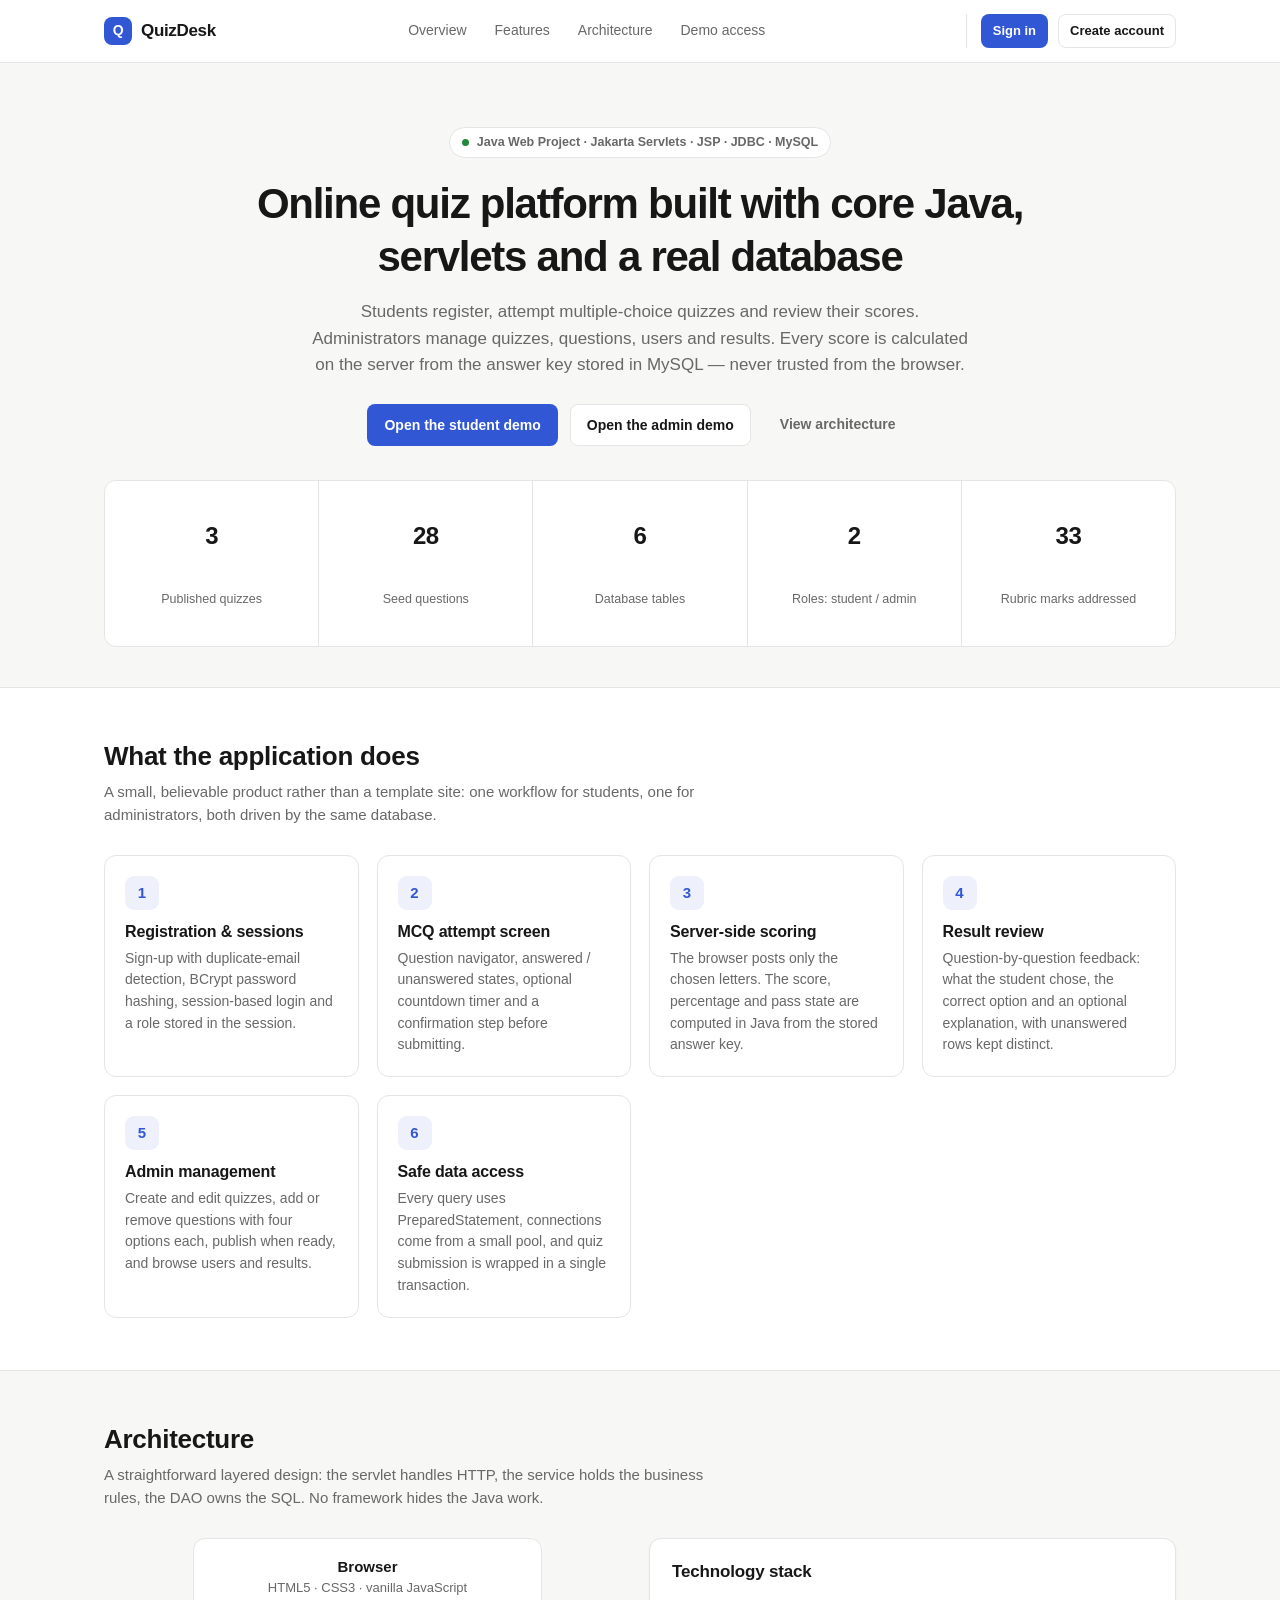
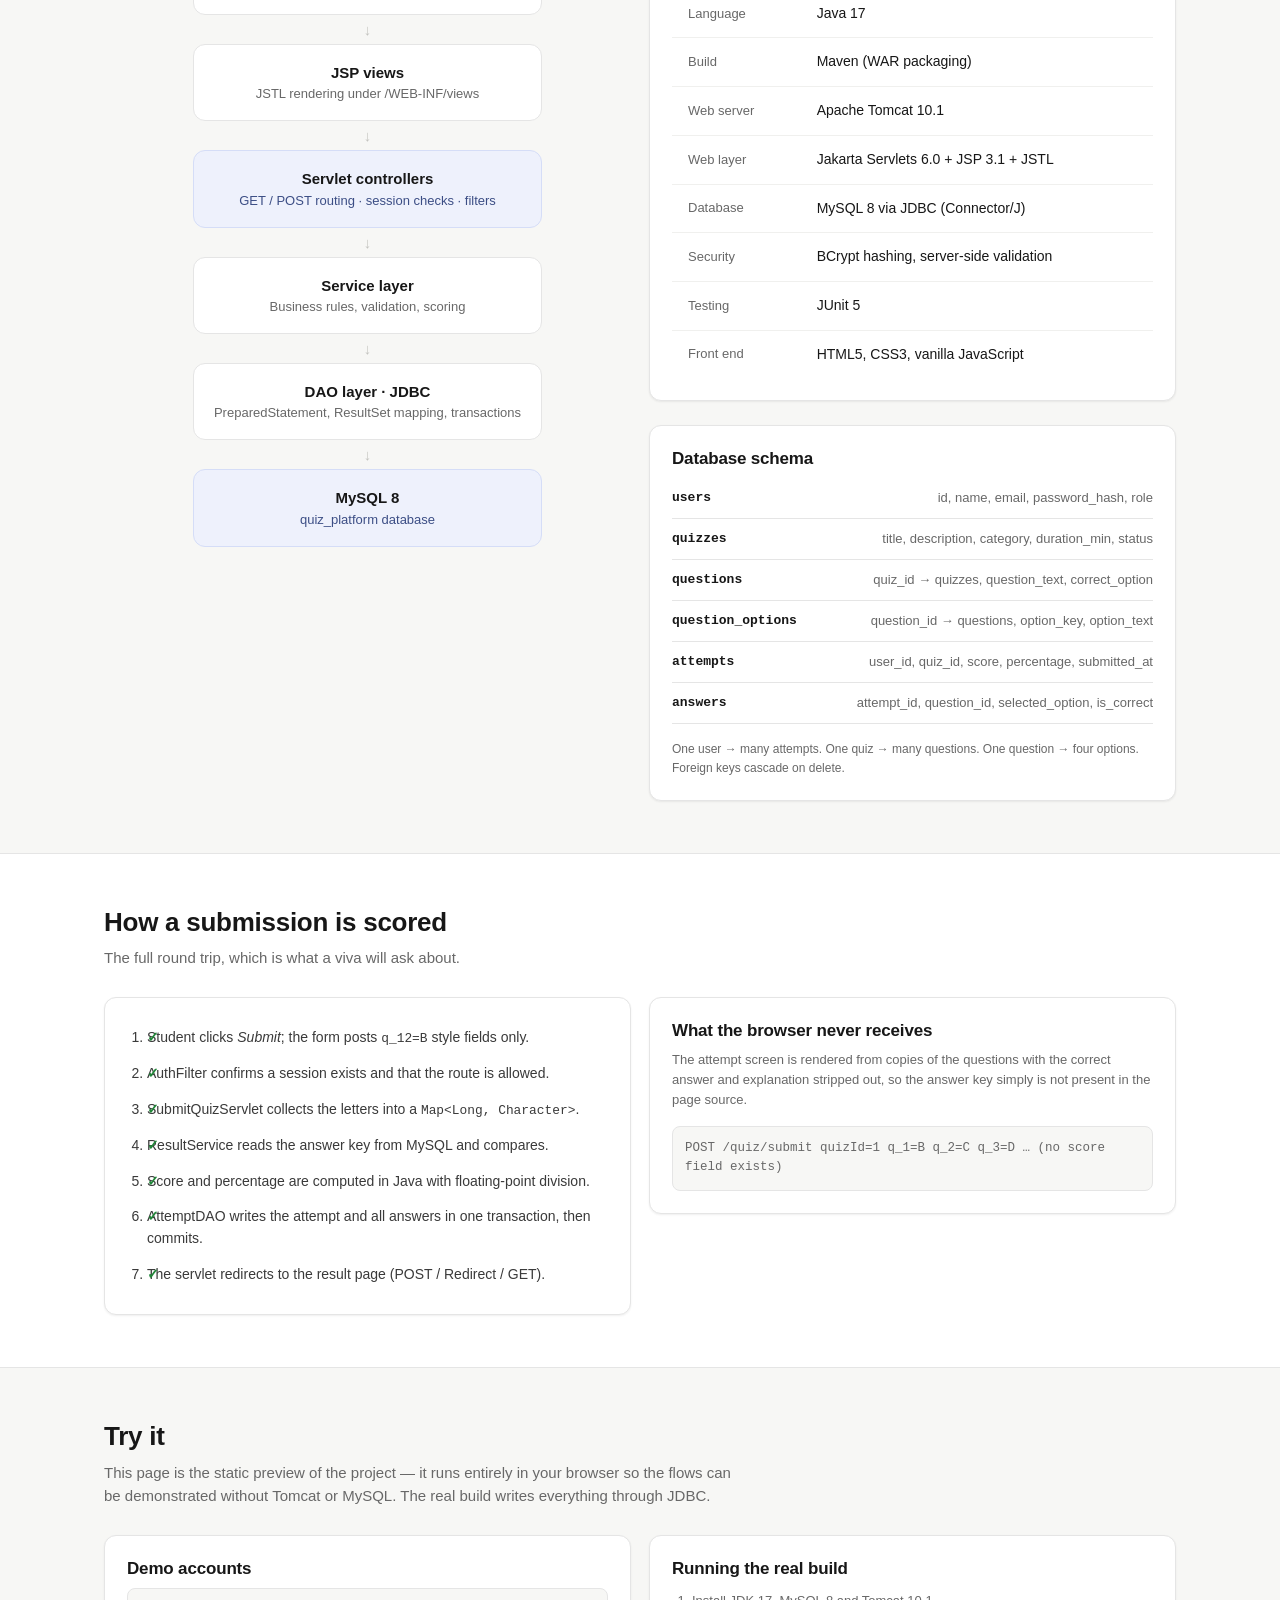
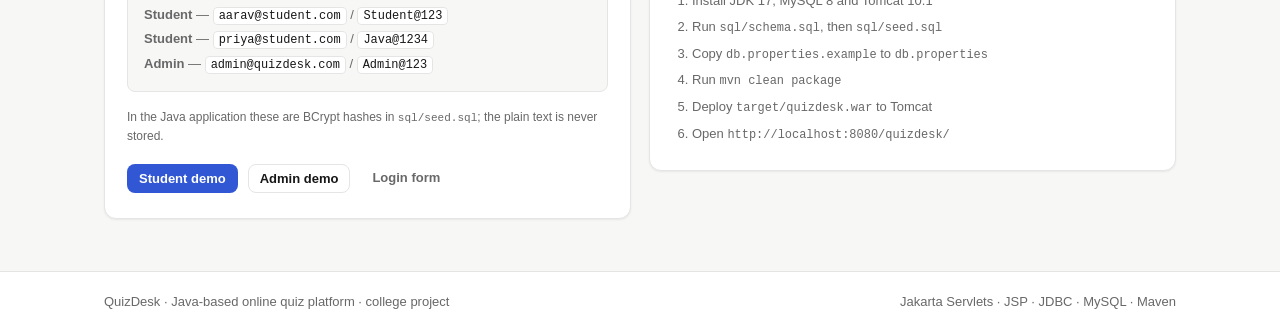
<file: src/main/webapp/index.html>
<!DOCTYPE html>
<html lang="en">
<head>
<meta charset="UTF-8">
<meta name="viewport" content="width=device-width, initial-scale=1">
<title>QuizDesk &middot; Java-Based Online Quiz Platform</title>
<meta name="description" content="QuizDesk - a Java-based online quiz platform built with Jakarta Servlets, JSP, JDBC and MySQL. Student and admin flows, MCQ attempts, server-side scoring.">
<link rel="icon" href="data:image/svg+xml,%3Csvg xmlns='http://www.w3.org/2000/svg' viewBox='0 0 32 32'%3E%3Crect width='32' height='32' rx='8' fill='%233157D5'/%3E%3Ctext x='16' y='22' font-family='Arial' font-size='18' font-weight='bold' fill='white' text-anchor='middle'%3EQ%3C/text%3E%3C/svg%3E">
<style>
/* =====================================================================
   QuizDesk - single-file preview stylesheet
   Palette (from design.md): off-white page, white cards, one accent.
   ===================================================================== */
:root{
  --page-bg:#F7F7F5; --surface:#FFFFFF; --text:#171717; --muted:#686868;
  --border:#E5E5E5; --accent:#3157D5; --accent-hover:#2547B7; --accent-soft:#EEF1FC;
  --success:#218739; --success-soft:#E9F5EC; --warning:#A66A00; --warning-soft:#FBF3E3;
  --error:#C93636; --error-soft:#FBECEC;
  --radius:12px; --radius-sm:8px;
  --shadow:0 1px 2px rgba(23,23,23,.04),0 1px 3px rgba(23,23,23,.03);
  --font:"Inter","Manrope",-apple-system,BlinkMacSystemFont,"Segoe UI",Roboto,"Helvetica Neue",Arial,sans-serif;
  --mono:ui-monospace,SFMono-Regular,"SF Mono",Menlo,Consolas,monospace;
}
*{box-sizing:border-box}
html,body{margin:0;padding:0}
body{
  font-family:var(--font);font-size:15px;line-height:1.55;color:var(--text);
  background:var(--page-bg);-webkit-font-smoothing:antialiased;
  display:flex;flex-direction:column;min-height:100vh;
}
a{color:var(--accent);text-decoration:none}
a:hover{color:var(--accent-hover);text-decoration:underline}
h1,h2,h3,h4{margin:0 0 .5rem;line-height:1.25;font-weight:600;letter-spacing:-.01em}
h1{font-size:30px}h2{font-size:22px}h3{font-size:17px}p{margin:0 0 1rem}
code{font-family:var(--mono);font-size:.92em}
.wrap{width:100%;max-width:1120px;margin:0 auto;padding:0 24px}
.hidden{display:none !important}

/* ---------- navbar ---------- */
.navbar{background:var(--surface);border-bottom:1px solid var(--border);position:sticky;top:0;z-index:40}
.navbar .wrap{display:flex;align-items:center;justify-content:space-between;gap:18px;height:62px}
.brand{display:flex;align-items:center;gap:9px;font-weight:700;font-size:17px;color:var(--text);letter-spacing:-.02em}
.brand:hover{text-decoration:none;color:var(--text)}
.brand-mark{width:28px;height:28px;border-radius:8px;background:var(--accent);color:#fff;display:grid;place-items:center;font-size:14px;font-weight:700}
.nav-links{display:flex;align-items:center;gap:4px}
.nav-links a{color:var(--muted);padding:7px 12px;border-radius:var(--radius-sm);font-size:14px;font-weight:500}
.nav-links a:hover{background:var(--page-bg);color:var(--text);text-decoration:none}
.nav-links a.active{color:var(--accent);background:var(--accent-soft)}
.nav-user{display:flex;align-items:center;gap:10px;padding-left:14px;margin-left:8px;border-left:1px solid var(--border)}
.avatar{width:30px;height:30px;border-radius:50%;background:var(--accent-soft);color:var(--accent);display:grid;place-items:center;font-size:12px;font-weight:700;flex:0 0 auto}
.nav-toggle{display:none;background:none;border:1px solid var(--border);border-radius:var(--radius-sm);padding:6px 10px;cursor:pointer;font-size:16px}

/* ---------- buttons ---------- */
.btn{display:inline-flex;align-items:center;justify-content:center;gap:7px;padding:9px 16px;border-radius:var(--radius-sm);
  border:1px solid transparent;font-family:inherit;font-size:14px;font-weight:600;cursor:pointer;transition:background .12s,border-color .12s,color .12s;white-space:nowrap}
.btn-primary{background:var(--accent);color:#fff}
.btn-primary:hover{background:var(--accent-hover);text-decoration:none;color:#fff}
.btn-secondary{background:var(--surface);color:var(--text);border-color:var(--border)}
.btn-secondary:hover{background:var(--page-bg);text-decoration:none;color:var(--text)}
.btn-danger{background:var(--surface);color:var(--error);border-color:#F0CFCF}
.btn-danger:hover{background:var(--error-soft);text-decoration:none;color:var(--error)}
.btn-ghost{background:none;color:var(--muted)}
.btn-ghost:hover{background:var(--page-bg);color:var(--text);text-decoration:none}
.btn-sm{padding:6px 11px;font-size:13px}
.btn-block{width:100%}
.btn[disabled]{opacity:.5;cursor:not-allowed}
.btn:focus-visible,a:focus-visible,input:focus-visible,select:focus-visible,textarea:focus-visible{outline:2px solid var(--accent);outline-offset:2px}

/* ---------- cards / grids ---------- */
.card{background:var(--surface);border:1px solid var(--border);border-radius:var(--radius);box-shadow:var(--shadow);padding:22px}
.card-head{display:flex;justify-content:space-between;align-items:center;gap:16px;margin-bottom:16px;flex-wrap:wrap}
.card-head h2,.card-head h3{margin:0}
.grid{display:grid;gap:18px}
.grid-2{grid-template-columns:repeat(auto-fit,minmax(280px,1fr))}
.grid-3{grid-template-columns:repeat(auto-fit,minmax(230px,1fr))}
.grid-4{grid-template-columns:repeat(auto-fit,minmax(190px,1fr))}
.stack>*+*{margin-top:24px}
.page{flex:1 0 auto;padding:32px 0 64px}
.page-head{display:flex;justify-content:space-between;align-items:flex-start;gap:20px;flex-wrap:wrap;margin-bottom:24px}
.page-head .sub{color:var(--muted);margin:0}
.stat{background:var(--surface);border:1px solid var(--border);border-radius:var(--radius);padding:18px}
.stat .label{font-size:12px;text-transform:uppercase;letter-spacing:.05em;color:var(--muted);font-weight:600}
.stat .value{font-size:28px;font-weight:700;margin-top:6px;letter-spacing:-.02em}
.stat .hint{font-size:12px;color:var(--muted);margin-top:2px}

/* ---------- badges ---------- */
.badge{display:inline-flex;align-items:center;gap:5px;padding:3px 9px;border-radius:999px;font-size:12px;font-weight:600;
  background:var(--page-bg);color:var(--muted);border:1px solid var(--border)}
.badge.good{background:var(--success-soft);color:var(--success);border-color:#CFE7D6}
.badge.fair{background:var(--warning-soft);color:var(--warning);border-color:#EEDFBF}
.badge.poor{background:var(--error-soft);color:var(--error);border-color:#F0CFCF}
.badge.accent{background:var(--accent-soft);color:var(--accent);border-color:#D5DDF7}

/* ---------- forms ---------- */
.field{margin-bottom:16px}
.field label{display:block;font-size:13px;font-weight:600;margin-bottom:6px}
.field .hint{font-size:12px;color:var(--muted);margin-top:5px}
input[type=text],input[type=email],input[type=password],input[type=number],select,textarea{
  width:100%;padding:9px 12px;border:1px solid var(--border);border-radius:var(--radius-sm);
  font-family:inherit;font-size:14px;color:var(--text);background:var(--surface)}
input:focus,select:focus,textarea:focus{outline:none;border-color:var(--accent);box-shadow:0 0 0 3px rgba(49,87,213,.12)}
textarea{resize:vertical;min-height:84px}
.field.has-error input,.field.has-error select,.field.has-error textarea{border-color:var(--error)}
.field-row{display:grid;gap:16px;grid-template-columns:repeat(auto-fit,minmax(200px,1fr))}

/* ---------- alerts ---------- */
.alert{padding:11px 14px;border-radius:var(--radius-sm);font-size:14px;border:1px solid;margin-bottom:16px}
.alert.success{background:var(--success-soft);border-color:#CFE7D6;color:#17602A}
.alert.error{background:var(--error-soft);border-color:#F0CFCF;color:#9C2A2A}
.alert.info{background:var(--accent-soft);border-color:#D5DDF7;color:#23408F}

/* ---------- tables ---------- */
.table-scroll{overflow-x:auto}
table.data{width:100%;border-collapse:collapse;font-size:14px}
table.data th{text-align:left;font-size:12px;text-transform:uppercase;letter-spacing:.04em;color:var(--muted);
  font-weight:600;padding:11px 16px;border-bottom:1px solid var(--border);background:#FCFCFB;white-space:nowrap}
table.data td{padding:13px 16px;border-bottom:1px solid #F0F0EE;vertical-align:middle}
table.data tbody tr:last-child td{border-bottom:none}
table.data tbody tr:hover{background:#FCFCFB}
table.data .actions{display:flex;gap:8px;flex-wrap:wrap}
.cell-muted{color:var(--muted);font-size:13px}

/* ---------- empty ---------- */
.empty{text-align:center;padding:44px 24px;color:var(--muted)}
.empty .icon{font-size:26px;margin-bottom:10px}
.empty h3{color:var(--text)}

/* ---------- landing ---------- */
.hero{padding:64px 0 40px;text-align:center}
.hero .eyebrow{display:inline-flex;align-items:center;gap:8px;padding:5px 12px;border-radius:999px;
  background:var(--surface);border:1px solid var(--border);font-size:12.5px;font-weight:600;color:var(--muted);margin-bottom:20px}
.dot{width:7px;height:7px;border-radius:50%;background:var(--success);display:inline-block}
.hero h1{font-size:42px;max-width:820px;margin:0 auto 16px;letter-spacing:-.03em}
.hero p.lede{font-size:17px;color:var(--muted);max-width:660px;margin:0 auto 26px}
.hero-actions{display:flex;gap:12px;justify-content:center;flex-wrap:wrap}
.strip{display:grid;grid-template-columns:repeat(auto-fit,minmax(150px,1fr));gap:1px;background:var(--border);
  border:1px solid var(--border);border-radius:var(--radius);overflow:hidden;margin:34px 0 0}
.strip div{background:var(--surface);padding:18px}
.strip .n{font-size:24px;font-weight:700;letter-spacing:-.02em}
.strip .t{font-size:12.5px;color:var(--muted)}
section.band{padding:52px 0}
section.band.alt{background:var(--surface);border-top:1px solid var(--border);border-bottom:1px solid var(--border)}
.band h2{font-size:26px;margin-bottom:8px}
.band .band-lede{color:var(--muted);max-width:640px;margin-bottom:28px}
.feature{background:var(--surface);border:1px solid var(--border);border-radius:var(--radius);padding:20px}
.feature .ico{width:34px;height:34px;border-radius:9px;background:var(--accent-soft);color:var(--accent);
  display:grid;place-items:center;font-weight:700;font-size:15px;margin-bottom:12px}
.feature h3{font-size:16px;margin-bottom:6px}
.feature p{font-size:14px;color:var(--muted);margin:0}
.flow{display:grid;gap:0;max-width:760px;margin:0 auto}
.flow-layer{background:var(--surface);border:1px solid var(--border);border-radius:var(--radius);padding:16px 20px;text-align:center}
.flow-layer .lt{font-weight:600}
.flow-layer .ld{font-size:13px;color:var(--muted)}
.flow-arrow{text-align:center;color:#C4C4C0;font-size:15px;line-height:1;padding:7px 0}
.flow-layer.hl{border-color:#D5DDF7;background:var(--accent-soft)}
.flow-layer.hl .ld{color:#3C4E85}
.creds{background:var(--page-bg);border:1px solid var(--border);border-radius:var(--radius-sm);padding:14px 16px;font-size:13px;color:var(--muted);line-height:1.9}
.creds code{color:var(--text);background:var(--surface);padding:1px 5px;border-radius:4px;border:1px solid var(--border)}
.schema-row{display:flex;justify-content:space-between;gap:12px;padding:10px 0;border-bottom:1px solid var(--border);font-size:14px}
.schema-row:last-child{border-bottom:none}
.schema-row .tbl{font-family:var(--mono);font-size:13px;font-weight:600}
.schema-row .role{color:var(--muted);font-size:13px;text-align:right}
.chk{list-style:none;padding:0;margin:0}
.chk li{padding:7px 0 7px 26px;position:relative;font-size:14px;color:#3A3A3A}
.chk li:before{content:"\2713";position:absolute;left:0;top:7px;color:var(--success);font-weight:700}

/* ---------- auth ---------- */
.auth-shell{flex:1 0 auto;display:grid;place-items:center;padding:48px 24px}
.auth-card{width:100%;max-width:440px;background:var(--surface);border:1px solid var(--border);
  border-radius:14px;box-shadow:var(--shadow);padding:30px}
.auth-brand{display:flex;align-items:center;gap:9px;margin-bottom:22px}
.auth-foot{margin-top:18px;font-size:14px;color:var(--muted);text-align:center}
.demo-creds{margin-top:18px;padding:13px 15px;background:var(--page-bg);border:1px solid var(--border);
  border-radius:var(--radius-sm);font-size:12.5px;color:var(--muted);line-height:1.9}
.demo-creds strong{color:var(--text)}
.demo-creds button{font-family:inherit;font-size:12.5px;font-weight:600;color:var(--accent);background:none;
  border:0;cursor:pointer;padding:0;text-decoration:underline}

/* ---------- quiz ---------- */
.quiz-layout{display:grid;grid-template-columns:1fr 262px;gap:22px;align-items:start}
.quiz-toolbar{display:flex;justify-content:space-between;align-items:center;gap:16px;flex-wrap:wrap;margin-bottom:18px}
.timer{font-family:var(--mono);font-size:14px;font-weight:600;padding:5px 11px;border-radius:var(--radius-sm);
  background:var(--accent-soft);color:var(--accent);border:1px solid #D5DDF7}
.timer.warning{background:var(--error-soft);color:var(--error);border-color:#F0CFCF}
.question-card{background:var(--surface);border:1px solid var(--border);border-radius:var(--radius);
  padding:22px;margin-bottom:16px;scroll-margin-top:82px}
.question-card .q-number{font-size:12px;font-weight:700;text-transform:uppercase;letter-spacing:.05em;color:var(--accent);margin-bottom:7px}
.question-card .q-text{font-size:16px;font-weight:600;margin-bottom:16px}
.option-list{display:grid;gap:9px}
.option{display:flex;align-items:flex-start;gap:11px;padding:12px 14px;border:1px solid var(--border);
  border-radius:var(--radius-sm);cursor:pointer;transition:border-color .12s,background .12s}
.option:hover{border-color:#CFCFCB;background:#FCFCFB}
.option input[type=radio]{margin:3px 0 0;accent-color:var(--accent);flex:0 0 auto}
.option .key{font-weight:700;color:var(--muted);min-width:16px;font-size:13px;padding-top:1px}
.option.selected{border-color:var(--accent);background:var(--accent-soft)}
.option.selected .key{color:var(--accent)}
.q-nav-panel{position:sticky;top:82px}
.q-nav-grid{display:grid;grid-template-columns:repeat(5,1fr);gap:7px}
.q-nav-btn{aspect-ratio:1;border:1px solid var(--border);background:var(--surface);border-radius:var(--radius-sm);
  font-family:inherit;font-size:13px;font-weight:600;color:var(--muted);cursor:pointer}
.q-nav-btn:hover{border-color:var(--accent);color:var(--accent)}
.q-nav-btn.answered{background:var(--success-soft);border-color:#CFE7D6;color:var(--success)}
.q-nav-btn.current{background:var(--accent);border-color:var(--accent);color:#fff}
.q-nav-legend{display:grid;gap:6px;margin-top:14px;font-size:12px;color:var(--muted)}
.q-nav-legend span{display:flex;align-items:center;gap:7px}
.legend-dot{width:11px;height:11px;border-radius:3px;border:1px solid var(--border);display:inline-block}
.legend-dot.answered{background:var(--success-soft);border-color:#CFE7D6}
.legend-dot.current{background:var(--accent);border-color:var(--accent)}
.quiz-actions{display:flex;justify-content:space-between;gap:12px;margin-top:18px;flex-wrap:wrap}
.progress{height:6px;background:var(--page-bg);border-radius:999px;overflow:hidden;border:1px solid var(--border)}
.progress > i{display:block;height:100%;background:var(--accent);transition:width .2s}

/* ---------- result ---------- */
.result-hero{background:var(--surface);border:1px solid var(--border);border-radius:var(--radius);
  padding:28px;text-align:center;box-shadow:var(--shadow)}
.result-hero .score{font-size:44px;font-weight:700;letter-spacing:-.03em;line-height:1.1}
.result-hero .pct{font-size:17px;color:var(--muted);margin-top:4px}
.review-item{border:1px solid var(--border);border-radius:var(--radius);padding:18px;background:var(--surface);
  margin-bottom:14px;border-left:3px solid var(--border)}
.review-item.good{border-left-color:var(--success)}
.review-item.poor{border-left-color:var(--error)}
.review-item.fair{border-left-color:var(--warning)}
.review-item .q-text{font-weight:600;margin-bottom:12px}
.review-item .answer-line{display:flex;gap:9px;font-size:14px;margin-bottom:6px}
.review-item .answer-label{color:var(--muted);min-width:132px}
.review-item .explanation{margin-top:12px;padding:11px 13px;background:var(--page-bg);
  border-radius:var(--radius-sm);font-size:13.5px;color:var(--muted)}

/* ---------- admin ---------- */
.admin-layout{display:grid;grid-template-columns:212px 1fr;gap:26px;align-items:start}
.admin-side{background:var(--surface);border:1px solid var(--border);border-radius:var(--radius);
  padding:12px;position:sticky;top:82px}
.admin-side a{display:block;padding:9px 12px;border-radius:var(--radius-sm);color:var(--muted);font-size:14px;font-weight:500}
.admin-side a:hover{background:var(--page-bg);color:var(--text);text-decoration:none}
.admin-side a.active{background:var(--accent-soft);color:var(--accent);font-weight:600}
.admin-side .side-title{font-size:11px;text-transform:uppercase;letter-spacing:.06em;color:var(--muted);
  font-weight:700;padding:8px 12px 5px}
.mono-box{font-family:var(--mono);font-size:12.5px;background:var(--page-bg);border:1px solid var(--border);
  border-radius:var(--radius-sm);padding:12px;color:var(--muted);overflow-x:auto}

/* ---------- footer ---------- */
.footer{flex:0 0 auto;border-top:1px solid var(--border);background:var(--surface);padding:20px 0;font-size:13px;color:var(--muted)}
.footer .wrap{display:flex;justify-content:space-between;gap:16px;flex-wrap:wrap}

/* ---------- utilities ---------- */
.muted{color:var(--muted)}.small{font-size:13px}.xsmall{font-size:12px}
.mb-0{margin-bottom:0}.mb-1{margin-bottom:8px}.mb-2{margin-bottom:16px}.mb-3{margin-bottom:24px}.mb-4{margin-bottom:32px}
.mt-0{margin-top:0}.mt-2{margin-top:16px}.mt-3{margin-top:24px}
.text-center{text-align:center}.text-right{text-align:right}.nowrap{white-space:nowrap}
.flex{display:flex;gap:10px;align-items:center;flex-wrap:wrap}
.flex-between{display:flex;justify-content:space-between;align-items:center;gap:12px;flex-wrap:wrap}
.hr{height:1px;background:var(--border);border:0;margin:22px 0}

/* ---------- responsive ---------- */
@media (max-width:900px){
  .quiz-layout{grid-template-columns:1fr}
  .q-nav-panel{position:static}
  .q-nav-grid{grid-template-columns:repeat(8,1fr)}
  .admin-layout{grid-template-columns:1fr}
  .admin-side{position:static}
  .hero h1{font-size:33px}
}
@media (max-width:720px){
  h1{font-size:24px}h2{font-size:19px}
  .wrap{padding:0 16px}
  .page{padding:22px 0 48px}
  .card{padding:18px}
  .hero{padding:40px 0 24px}
  .hero p.lede{font-size:15.5px}
  section.band{padding:36px 0}
  .nav-toggle{display:inline-flex}
  .nav-links{display:none;position:absolute;top:62px;left:0;right:0;background:var(--surface);
    border-bottom:1px solid var(--border);flex-direction:column;align-items:stretch;padding:10px 16px 16px;gap:2px}
  .nav-links.open{display:flex}
  .nav-links a{padding:10px 12px}
  .nav-user{border-left:0;padding-left:0;margin-left:0;padding-top:10px;border-top:1px solid var(--border)}
  .q-nav-grid{grid-template-columns:repeat(6,1fr)}
  .review-item .answer-line{flex-direction:column;gap:2px}
  .review-item .answer-label{min-width:0}
}
</style>
</head>
<body>

<!-- ============================ NAVBAR ============================ -->
<header class="navbar">
  <div class="wrap">
    <a class="brand" href="#/" id="brandLink">
      <span class="brand-mark">Q</span><span>QuizDesk</span>
    </a>

    <button class="nav-toggle" type="button" id="navToggle" aria-expanded="false" aria-label="Toggle navigation">&#9776;</button>

    <nav class="nav-links" id="navLinks" aria-label="Main navigation">
      <a href="#/" data-nav="home">Overview</a>
      <a href="#/#features" data-nav="features">Features</a>
      <a href="#/#architecture" data-nav="architecture">Architecture</a>
      <a href="#/#credentials" data-nav="credentials">Demo access</a>
    </nav>

    <div class="nav-user" id="navUser"></div>
  </div>
</header>

<!-- ============================ LANDING ============================ -->
<div id="landing">

  <div class="wrap">
    <section class="hero">
      <span class="eyebrow"><span class="dot"></span> Java Web Project &middot; Jakarta Servlets &middot; JSP &middot; JDBC &middot; MySQL</span>
      <h1>Online quiz platform built with core Java, servlets and a real database</h1>
      <p class="lede">
        Students register, attempt multiple-choice quizzes and review their scores. Administrators manage
        quizzes, questions, users and results. Every score is calculated on the server from the answer key
        stored in MySQL &mdash; never trusted from the browser.
      </p>
      <div class="hero-actions">
        <button class="btn btn-primary" type="button" data-demo="student">Open the student demo</button>
        <button class="btn btn-secondary" type="button" data-demo="admin">Open the admin demo</button>
        <a class="btn btn-ghost" href="#/#architecture">View architecture</a>
      </div>

      <div class="strip">
        <div><div class="n">3</div><div class="t">Published quizzes</div></div>
        <div><div class="n">28</div><div class="t">Seed questions</div></div>
        <div><div class="n">6</div><div class="t">Database tables</div></div>
        <div><div class="n">2</div><div class="t">Roles: student / admin</div></div>
        <div><div class="n">33</div><div class="t">Rubric marks addressed</div></div>
      </div>
    </section>
  </div>

  <section class="band alt" id="features">
    <div class="wrap">
      <h2>What the application does</h2>
      <p class="band-lede">A small, believable product rather than a template site: one workflow for students, one for administrators, both driven by the same database.</p>
      <div class="grid grid-3">
        <div class="feature">
          <div class="ico">1</div>
          <h3>Registration &amp; sessions</h3>
          <p>Sign-up with duplicate-email detection, BCrypt password hashing, session-based login and a role stored in the session.</p>
        </div>
        <div class="feature">
          <div class="ico">2</div>
          <h3>MCQ attempt screen</h3>
          <p>Question navigator, answered / unanswered states, optional countdown timer and a confirmation step before submitting.</p>
        </div>
        <div class="feature">
          <div class="ico">3</div>
          <h3>Server-side scoring</h3>
          <p>The browser posts only the chosen letters. The score, percentage and pass state are computed in Java from the stored answer key.</p>
        </div>
        <div class="feature">
          <div class="ico">4</div>
          <h3>Result review</h3>
          <p>Question-by-question feedback: what the student chose, the correct option and an optional explanation, with unanswered rows kept distinct.</p>
        </div>
        <div class="feature">
          <div class="ico">5</div>
          <h3>Admin management</h3>
          <p>Create and edit quizzes, add or remove questions with four options each, publish when ready, and browse users and results.</p>
        </div>
        <div class="feature">
          <div class="ico">6</div>
          <h3>Safe data access</h3>
          <p>Every query uses PreparedStatement, connections come from a small pool, and quiz submission is wrapped in a single transaction.</p>
        </div>
      </div>
    </div>
  </section>

  <section class="band" id="architecture">
    <div class="wrap">
      <h2>Architecture</h2>
      <p class="band-lede">A straightforward layered design: the servlet handles HTTP, the service holds the business rules, the DAO owns the SQL. No framework hides the Java work.</p>

      <div class="grid grid-2" style="align-items:start">
        <div class="flow">
          <div class="flow-layer"><div class="lt">Browser</div><div class="ld">HTML5 &middot; CSS3 &middot; vanilla JavaScript</div></div>
          <div class="flow-arrow">&#8595;</div>
          <div class="flow-layer"><div class="lt">JSP views</div><div class="ld">JSTL rendering under /WEB-INF/views</div></div>
          <div class="flow-arrow">&#8595;</div>
          <div class="flow-layer hl"><div class="lt">Servlet controllers</div><div class="ld">GET / POST routing &middot; session checks &middot; filters</div></div>
          <div class="flow-arrow">&#8595;</div>
          <div class="flow-layer"><div class="lt">Service layer</div><div class="ld">Business rules, validation, scoring</div></div>
          <div class="flow-arrow">&#8595;</div>
          <div class="flow-layer"><div class="lt">DAO layer &middot; JDBC</div><div class="ld">PreparedStatement, ResultSet mapping, transactions</div></div>
          <div class="flow-arrow">&#8595;</div>
          <div class="flow-layer hl"><div class="lt">MySQL 8</div><div class="ld">quiz_platform database</div></div>
        </div>

        <div class="stack">
          <div class="card">
            <h3>Technology stack</h3>
            <div class="table-scroll">
              <table class="data">
                <tbody>
                  <tr><td class="cell-muted nowrap">Language</td><td>Java 17</td></tr>
                  <tr><td class="cell-muted nowrap">Build</td><td>Maven (WAR packaging)</td></tr>
                  <tr><td class="cell-muted nowrap">Web server</td><td>Apache Tomcat 10.1</td></tr>
                  <tr><td class="cell-muted nowrap">Web layer</td><td>Jakarta Servlets 6.0 + JSP 3.1 + JSTL</td></tr>
                  <tr><td class="cell-muted nowrap">Database</td><td>MySQL 8 via JDBC (Connector/J)</td></tr>
                  <tr><td class="cell-muted nowrap">Security</td><td>BCrypt hashing, server-side validation</td></tr>
                  <tr><td class="cell-muted nowrap">Testing</td><td>JUnit 5</td></tr>
                  <tr><td class="cell-muted nowrap">Front end</td><td>HTML5, CSS3, vanilla JavaScript</td></tr>
                </tbody>
              </table>
            </div>
          </div>

          <div class="card">
            <h3>Database schema</h3>
            <div class="schema-row"><span class="tbl">users</span><span class="role">id, name, email, password_hash, role</span></div>
            <div class="schema-row"><span class="tbl">quizzes</span><span class="role">title, description, category, duration_min, status</span></div>
            <div class="schema-row"><span class="tbl">questions</span><span class="role">quiz_id &rarr; quizzes, question_text, correct_option</span></div>
            <div class="schema-row"><span class="tbl">question_options</span><span class="role">question_id &rarr; questions, option_key, option_text</span></div>
            <div class="schema-row"><span class="tbl">attempts</span><span class="role">user_id, quiz_id, score, percentage, submitted_at</span></div>
            <div class="schema-row"><span class="tbl">answers</span><span class="role">attempt_id, question_id, selected_option, is_correct</span></div>
            <p class="xsmall muted mt-2 mb-0">One user &rarr; many attempts. One quiz &rarr; many questions. One question &rarr; four options. Foreign keys cascade on delete.</p>
          </div>
        </div>
      </div>
    </div>
  </section>

  <section class="band alt">
    <div class="wrap">
      <h2>How a submission is scored</h2>
      <p class="band-lede">The full round trip, which is what a viva will ask about.</p>
      <div class="grid grid-2" style="align-items:start">
        <div class="card">
          <ol class="chk" style="list-style:decimal;padding-left:20px">
            <li style="padding-left:0">Student clicks <em>Submit</em>; the form posts <code>q_12=B</code> style fields only.</li>
            <li style="padding-left:0">AuthFilter confirms a session exists and that the route is allowed.</li>
            <li style="padding-left:0">SubmitQuizServlet collects the letters into a <code>Map&lt;Long, Character&gt;</code>.</li>
            <li style="padding-left:0">ResultService reads the answer key from MySQL and compares.</li>
            <li style="padding-left:0">Score and percentage are computed in Java with floating-point division.</li>
            <li style="padding-left:0">AttemptDAO writes the attempt and all answers in one transaction, then commits.</li>
            <li style="padding-left:0">The servlet redirects to the result page (POST / Redirect / GET).</li>
          </ol>
        </div>
        <div class="card">
          <h3>What the browser never receives</h3>
          <p class="small muted">The attempt screen is rendered from copies of the questions with the correct answer and explanation stripped out, so the answer key simply is not present in the page source.</p>
          <div class="mono-box">POST /quiz/submit
quizId=1
q_1=B
q_2=C
q_3=D
&hellip;
(no score field exists)</div>
        </div>
      </div>
    </div>
  </section>

  <section class="band" id="credentials">
    <div class="wrap">
      <h2>Try it</h2>
      <p class="band-lede">This page is the static preview of the project &mdash; it runs entirely in your browser so the flows can be demonstrated without Tomcat or MySQL. The real build writes everything through JDBC.</p>

      <div class="grid grid-2" style="align-items:start">
        <div class="card">
          <h3>Demo accounts</h3>
          <div class="creds">
            <strong>Student</strong> &mdash; <code>aarav@student.com</code> / <code>Student@123</code><br>
            <strong>Student</strong> &mdash; <code>priya@student.com</code> / <code>Java@1234</code><br>
            <strong>Admin</strong> &mdash; <code>admin@quizdesk.com</code> / <code>Admin@123</code>
          </div>
          <p class="xsmall muted mt-2 mb-2">In the Java application these are BCrypt hashes in <code>sql/seed.sql</code>; the plain text is never stored.</p>
          <div class="flex">
            <button class="btn btn-primary btn-sm" type="button" data-demo="student">Student demo</button>
            <button class="btn btn-secondary btn-sm" type="button" data-demo="admin">Admin demo</button>
            <a class="btn btn-ghost btn-sm" href="#/login">Login form</a>
          </div>
        </div>

        <div class="card">
          <h3>Running the real build</h3>
          <ol class="small muted" style="margin:0;padding-left:20px;line-height:2">
            <li>Install JDK 17, MySQL 8 and Tomcat 10.1</li>
            <li>Run <code>sql/schema.sql</code>, then <code>sql/seed.sql</code></li>
            <li>Copy <code>db.properties.example</code> to <code>db.properties</code></li>
            <li>Run <code>mvn clean package</code></li>
            <li>Deploy <code>target/quizdesk.war</code> to Tomcat</li>
            <li>Open <code>http://localhost:8080/quizdesk/</code></li>
          </ol>
        </div>
      </div>
    </div>
  </section>

  <footer class="footer">
    <div class="wrap">
      <span>QuizDesk &middot; Java-based online quiz platform &middot; college project</span>
      <span>Jakarta Servlets &middot; JSP &middot; JDBC &middot; MySQL &middot; Maven</span>
    </div>
  </footer>
</div>

<!-- ============================ APP ============================ -->
<div id="app" class="page hidden"></div>

<footer class="footer hidden" id="appFooter">
  <div class="wrap">
    <span>QuizDesk &middot; static preview of the Java application</span>
    <span id="footNote">Servlets &middot; JSP &middot; JDBC &middot; MySQL</span>
  </div>
</footer>

<script>
/* Live in-memory counters - the browser-side mirror of StatsCounter. */
var LIVE = { requests: 0, logins: 0, startedAt: Date.now(), lastUserId: null };
LIVE.uptimeMin = function () { return Math.max(0, Math.round((Date.now() - LIVE.startedAt) / 60000)); };

/* =====================================================================
   QuizDesk - static preview logic
   ---------------------------------------------------------------------
   This file is the browser-only demo of the Java application. It mirrors
   the same data and screens so the flows can be shown without a server.
   In the real build:
     * the score is computed by ResultService on the server,
     * the data lives in MySQL and is read through JDBC,
     * the session is an HttpSession, not a JavaScript object.
   ===================================================================== */
(function () {
"use strict";

/* ------------------------------------------------------------------ */
/* Demo data (mirrors sql/seed.sql)                                    */
/* ------------------------------------------------------------------ */

var USERS = [
  { id: 1, name: "QuizDesk Admin", email: "admin@quizdesk.com",  password: "Admin@123",   role: "ADMIN",   joined: "2026-09-28" },
  { id: 2, name: "Aarav Sharma",   email: "aarav@student.com",   password: "Student@123", role: "STUDENT", joined: "2026-09-30" },
  { id: 3, name: "Priya Nair",     email: "priya@student.com",   password: "Java@1234",   role: "STUDENT", joined: "2026-10-01" }
];

var QUIZZES = [
  {
    id: 1, title: "Java Fundamentals", category: "Core Java", duration: 10, status: "PUBLISHED",
    description: "A quick check of core Java: data types, operators, strings and the basics of the language.",
    updated: "2026-10-04",
    questions: [
      { t: "Which keyword is used to create an object in Java?",
        o: ["class", "new", "object", "instance"], c: 1,
        e: "The new operator allocates memory and invokes a constructor." },
      { t: "What is the size of an int in Java?",
        o: ["16 bits", "8 bits", "32 bits", "64 bits"], c: 2,
        e: "An int is a 32-bit signed two's-complement integer in every JVM." },
      { t: "Which of these is NOT a primitive type in Java?",
        o: ["boolean", "char", "double", "String"], c: 3,
        e: "String is a class in java.lang, not a primitive." },
      { t: "What does the == operator compare for two object references?",
        o: ["Object identity (same object)", "Object content", "Hash codes", "Class names"], c: 0,
        e: "For references, == compares identity (same object), not content." },
      { t: "Which method is the entry point of a Java application?",
        o: ["start()", "main()", "run()", "init()"], c: 1,
        e: "public static void main(String[] args) is the JVM entry point." },
      { t: "What is the default value of a boolean instance field?",
        o: ["false", "true", "null", "0"], c: 0,
        e: "Uninitialised boolean fields default to false." },
      { t: "Which collection does not allow duplicate elements?",
        o: ["List", "Queue", "Set", "ArrayList"], c: 2,
        e: "A Set is defined by uniqueness of its elements." },
      { t: "What is the result of 7 / 2 in Java (both int)?",
        o: ["3.5", "3", "4", "Compilation error"], c: 1,
        e: "Integer division truncates toward zero, so 7 / 2 is 3." },
      { t: "Which keyword prevents a class from being inherited?",
        o: ["static", "private", "final", "abstract"], c: 2,
        e: "A final class cannot be extended." },
      { t: "What is the parent class of every Java class that does not extend anything else?",
        o: ["Class", "Base", "Main", "Object"], c: 3,
        e: "java.lang.Object is the root of the class hierarchy." }
    ]
  },
  {
    id: 2, title: "OOP Concepts", category: "Object Oriented Programming", duration: 12, status: "PUBLISHED",
    description: "Encapsulation, inheritance, polymorphism and abstraction - the four pillars in practice.",
    updated: "2026-10-05",
    questions: [
      { t: "Which OOP principle hides internal state behind methods?",
        o: ["Encapsulation", "Compilation", "Iteration", "Serialization"], c: 0,
        e: "Encapsulation exposes behaviour and keeps fields private." },
      { t: "What does the extends keyword express?",
        o: ["A method signature", "An inheritance relationship", "A package import", "A constructor call"], c: 1,
        e: "extends creates an inheritance relationship (an \"is-a\" link)." },
      { t: "Which type of polymorphism is resolved at runtime?",
        o: ["Method overloading", "Variable shadowing", "Method overriding", "Type casting"], c: 2,
        e: "Method overriding is dynamic dispatch, resolved at runtime." },
      { t: "What is an abstract class?",
        o: ["A class with no methods", "A class that cannot be instantiated", "A class with only static methods", "A final class"], c: 1,
        e: "It cannot be instantiated and may declare abstract methods." },
      { t: "How many classes can a Java class extend directly?",
        o: ["One", "Two", "Many", "None"], c: 0,
        e: "Java supports single inheritance of implementation." },
      { t: "What does an interface define?",
        o: ["Fields only", "A database schema", "A contract of behaviour", "A constructor"], c: 2,
        e: "An interface defines a contract; implementers supply the behaviour." },
      { t: "What is method overloading?",
        o: ["Same name, same parameters", "Same name, different parameters", "Different name, same parameters", "Rewriting a parent method"], c: 1,
        e: "Same method name, different parameter lists, resolved at compile time." },
      { t: "Which access modifier makes a member visible only inside its own class?",
        o: ["public", "protected", "default", "private"], c: 3,
        e: "private is the most restrictive modifier." },
      { t: "What is the purpose of the super keyword?",
        o: ["To refer to the immediate parent class", "To create a static method", "To stop inheritance", "To declare a constant"], c: 0,
        e: "super refers to the immediate parent class members." },
      { t: "What does the toString() method of Object return by default?",
        o: ["An empty string", "Class name plus hash code", "The field values", "null"], c: 1,
        e: "It returns the class name followed by the hash code in hex." }
    ]
  },
  {
    id: 3, title: "JDBC Basics", category: "Database Integration", duration: 8, status: "PUBLISHED",
    description: "Connecting Java to MySQL: drivers, statements, result sets and transactions.",
    updated: "2026-10-06",
    questions: [
      { t: "Which interface represents an open connection to a database?",
        o: ["Statement", "Connection", "ResultSet", "DriverManager"], c: 1,
        e: "java.sql.Connection is the handle to the database session." },
      { t: "Which class family prevents SQL injection?",
        o: ["PreparedStatement", "Statement", "CallableStatement", "ResultSetMetaData"], c: 0,
        e: "PreparedStatement sends SQL and values separately, so a value is never parsed as SQL." },
      { t: "Which method executes a SELECT query?",
        o: ["executeUpdate()", "execute()", "executeQuery()", "commit()"], c: 2,
        e: "executeQuery() returns a ResultSet; executeUpdate() is for modifying statements." },
      { t: "What does ResultSet.next() do?",
        o: ["Closes the ResultSet", "Moves to the next row and returns true if one exists", "Returns the current row as a String", "Counts the rows"], c: 1,
        e: "It moves the cursor one row forward and reports whether a row is available." },
      { t: "Which method on Connection starts a transaction?",
        o: ["setAutoCommit(false)", "startTransaction()", "beginWork()", "commit()"], c: 0,
        e: "setAutoCommit(false) starts an explicit transaction." },
      { t: "What should you do when a transaction fails?",
        o: ["Ignore it", "Commit the partial work", "Roll back", "Restart the database"], c: 2,
        e: "Rolling back discards the partial work so the data stays consistent." },
      { t: "Which try-with-resources behaviour is correct?",
        o: ["Resources must be closed manually", "Resources are closed automatically", "Only the first resource is closed", "It only works with Connection"], c: 1,
        e: "Resources declared in the try header are closed automatically, in reverse order." },
      { t: "What is the purpose of Class.forName(\"com.mysql.cj.jdbc.Driver\")?",
        o: ["Loads the JDBC driver class", "Opens a connection", "Creates the database", "Validates the SQL"], c: 0,
        e: "It loads the JDBC driver class so the DriverManager can find it." }
    ]
  },
  {
    id: 4, title: "Exception Handling", category: "Core Java", duration: 8, status: "DRAFT",
    description: "try / catch / finally, checked versus unchecked exceptions, and custom exceptions.",
    updated: "2026-10-07",
    questions: []
  }
];

/* Demo attempt history, keyed by question index into the quiz above. */
var ATTEMPTS = [
  { id: 1, userId: 2, quizId: 1, chosen: {0:1, 1:2, 2:3, 3:0, 4:1, 5:0, 6:2, 7:1, 8:2, 9:3}, at: "2026-10-04 10:12" },
  { id: 2, userId: 3, quizId: 2, chosen: {0:0, 1:1, 2:2, 3:1, 4:0, 5:2, 6:1, 7:3, 8:0, 9:1}, at: "2026-10-06 09:41" },
  { id: 3, userId: 2, quizId: 3, chosen: {0:1, 1:0, 2:2, 3:1, 4:0, 5:2, 6:1, 7:0}, at: "2026-10-07 16:05" }
];
/* Make attempt 3 honestly incomplete so the "Not answered" state is visible:
   one wrong answer and one skipped question. */
ATTEMPTS[2].chosen[6] = 2;      // wrong
delete ATTEMPTS[2].chosen[7];   // skipped

var STATE = { user: null, answers: {}, timer: null, quizId: null, flash: null };

/* ------------------------------------------------------------------ */
/* Utilities                                                           */
/* ------------------------------------------------------------------ */

function esc(s) {
  return String(s == null ? "" : s)
    .replace(/&/g, "&amp;").replace(/</g, "&lt;").replace(/>/g, "&gt;")
    .replace(/"/g, "&quot;").replace(/'/g, "&#39;");
}
function quizById(id) { for (var i = 0; i < QUIZZES.length; i++) { if (QUIZZES[i].id === id) return QUIZZES[i]; } return null; }
function userById(id) { for (var i = 0; i < USERS.length; i++) { if (USERS[i].id === id) return USERS[i]; } return null; }
function attemptById(id) { for (var i = 0; i < ATTEMPTS.length; i++) { if (ATTEMPTS[i].id === id) return ATTEMPTS[i]; } return null; }
function initials(name) {
  var p = String(name || "?").trim().split(/\s+/);
  return (p[0][0] + (p.length > 1 ? p[p.length - 1][0] : "")).toUpperCase();
}
function band(pct) { return pct >= 80 ? "good" : (pct >= 50 ? "fair" : "poor"); }
function round2(n) { return Math.round(n * 100) / 100; }

/** Scores one attempt exactly the way ResultService does on the server. */
function score(attempt) {
  var quiz = quizById(attempt.quizId), correct = 0, wrong = 0, skipped = 0;
  quiz.questions.forEach(function (q, i) {
    var pick = attempt.chosen[i];
    if (pick === undefined || pick === null) { skipped++; }
    else if (pick === q.c) { correct++; }
    else { wrong++; }
  });
  var total = quiz.questions.length;
  var pct = total === 0 ? 0 : round2((correct * 100) / total);
  return { correct: correct, wrong: wrong, skipped: skipped, total: total, pct: pct };
}

function attemptsFor(userId) {
  return ATTEMPTS.filter(function (a) { return a.userId === userId; })
    .sort(function (a, b) { return a.at < b.at ? 1 : -1; });
}
function bestPct(userId) {
  var list = attemptsFor(userId); if (!list.length) return 0;
  return Math.max.apply(null, list.map(function (a) { return score(a).pct; }));
}
function avgPct(userId) {
  var list = attemptsFor(userId); if (!list.length) return 0;
  var sum = list.reduce(function (t, a) { return t + score(a).pct; }, 0);
  return Math.round((sum / list.length) * 10) / 10;
}

function navigate(hash) { window.location.hash = hash; }

/* ------------------------------------------------------------------ */
/* Chrome: navbar + footer                                             */
/* ------------------------------------------------------------------ */

function renderChrome() {
  var navUser = document.getElementById("navUser");
  var navLinks = document.getElementById("navLinks");
  var u = STATE.user;

  if (!u) {
    navLinks.innerHTML =
      '<a href="#/" data-nav="home">Overview</a>' +
      '<a href="#/#features">Features</a>' +
      '<a href="#/#architecture">Architecture</a>' +
      '<a href="#/#credentials">Demo access</a>';
    navUser.innerHTML =
      '<a class="btn btn-primary btn-sm" href="#/login">Sign in</a>' +
      '<a class="btn btn-secondary btn-sm" href="#/register">Create account</a>';
    return;
  }

  if (u.role === "ADMIN") {
    navLinks.innerHTML =
      '<a href="#/admin" data-nav="admin">Dashboard</a>' +
      '<a href="#/admin/quizzes" data-nav="admin-quizzes">Quizzes</a>' +
      '<a href="#/admin/questions" data-nav="admin-questions">Questions</a>' +
      '<a href="#/admin/users" data-nav="admin-users">Users</a>' +
      '<a href="#/admin/results" data-nav="admin-results">Results</a>';
  } else {
    navLinks.innerHTML =
      '<a href="#/dashboard" data-nav="dashboard">Dashboard</a>' +
      '<a href="#/quizzes" data-nav="quizzes">Quizzes</a>' +
      '<a href="#/results" data-nav="results">My Results</a>' +
      '<a href="#/profile" data-nav="profile">Profile</a>';
  }
  navUser.innerHTML =
    '<span class="avatar" aria-hidden="true">' + esc(initials(u.name)) + '</span>' +
    '<span class="small muted nowrap">' + esc(u.name) + (u.role === "ADMIN" ? " &middot; Admin" : "") + '</span>' +
    '<button class="btn btn-secondary btn-sm" type="button" id="signOut">Sign out</button>';

  document.getElementById("signOut").addEventListener("click", function () {
    STATE.user = null;
    STATE.flash = { type: "success", message: "You have been signed out." };
    navigate("#/login");
  });
}

function activeNav(key) {
  document.querySelectorAll("#navLinks a").forEach(function (a) {
    if (a.getAttribute("data-nav") === key) { a.classList.add("active"); }
  });
}

function flashHtml() {
  if (!STATE.flash) return "";
  var f = STATE.flash; STATE.flash = null;
  return '<div class="alert ' + esc(f.type) + '" role="alert">' + esc(f.message) + "</div>";
}

/* ------------------------------------------------------------------ */
/* Auth screens                                                        */
/* ------------------------------------------------------------------ */

function renderLogin() {
  return '' +
  '<div class="auth-shell">' +
    '<div class="auth-card">' +
      '<div class="auth-brand"><span class="brand-mark">Q</span><strong>QuizDesk</strong></div>' +
      '<h1 style="font-size:23px">Sign in to continue</h1>' +
      '<p class="muted small">Access your quizzes, results, and profile.</p>' +
      '<div id="loginAlert">' + flashHtml() + '</div>' +
      '<form id="loginForm">' +
        '<div class="field"><label for="email">Email address</label>' +
          '<input type="email" id="email" name="email" required autocomplete="username" placeholder="you@college.edu"></div>' +
        '<div class="field"><label for="password">Password</label>' +
          '<input type="password" id="password" name="password" required autocomplete="current-password" placeholder="Your password"></div>' +
        '<button class="btn btn-primary btn-block" type="submit">Sign in</button>' +
      '</form>' +
      '<p class="auth-foot">New to QuizDesk? <a href="#/register">Create an account</a></p>' +
      '<div class="demo-creds">' +
        '<strong>Demo credentials</strong> &mdash; click to fill<br>' +
        'Student &middot; <button type="button" data-fill="aarav@student.com|Student@123"><code>aarav@student.com</code></button><br>' +
        'Student &middot; <button type="button" data-fill="priya@student.com|Java@1234"><code>priya@student.com</code></button><br>' +
        'Admin &middot; <button type="button" data-fill="admin@quizdesk.com|Admin@123"><code>admin@quizdesk.com</code></button>' +
      '</div>' +
    '</div>' +
  '</div>';
}

function bindLogin(root) {
  root.querySelectorAll("[data-fill]").forEach(function (btn) {
    btn.addEventListener("click", function () {
      var parts = btn.getAttribute("data-fill").split("|");
      root.querySelector("#email").value = parts[0];
      root.querySelector("#password").value = parts[1];
    });
  });

  root.querySelector("#loginForm").addEventListener("submit", function (ev) {
    ev.preventDefault();
    var email = root.querySelector("#email").value.trim().toLowerCase();
    var pass = root.querySelector("#password").value;
    var match = null;
    USERS.forEach(function (u) { if (u.email === email && u.password === pass) { match = u; } });

    if (!match) {
      // Same message for both failure cases: never reveal whether the email exists.
      root.querySelector("#loginAlert").innerHTML =
        '<div class="alert error" role="alert">Invalid email or password.</div>';
      return;
    }
    STATE.user = match;
    STATE.flash = { type: "success", message: "Signed in as " + match.name + "." };
    navigate(match.role === "ADMIN" ? "#/admin" : "#/dashboard");
  });
}

function renderRegister() {
  return '' +
  '<div class="auth-shell">' +
    '<div class="auth-card">' +
      '<div class="auth-brand"><span class="brand-mark">Q</span><strong>QuizDesk</strong></div>' +
      '<h1 style="font-size:23px">Create your account</h1>' +
      '<p class="muted small">Register as a student to attempt quizzes and track your scores.</p>' +
      '<div id="regAlert">' + flashHtml() + '</div>' +
      '<form id="regForm">' +
        '<div class="field"><label for="rname">Full name</label>' +
          '<input type="text" id="rname" required maxlength="100" placeholder="Aarav Sharma"></div>' +
        '<div class="field"><label for="remail">Email address</label>' +
          '<input type="email" id="remail" required maxlength="150" placeholder="you@college.edu"></div>' +
        '<div class="field"><label for="rpass">Password</label>' +
          '<input type="password" id="rpass" required minlength="6" placeholder="At least 6 characters">' +
          '<p class="hint">In the real build this becomes a BCrypt hash before it reaches MySQL.</p></div>' +
        '<div class="field"><label for="rpass2">Confirm password</label>' +
          '<input type="password" id="rpass2" required minlength="6" placeholder="Repeat your password"></div>' +
        '<button class="btn btn-primary btn-block" type="submit">Create account</button>' +
      '</form>' +
      '<p class="auth-foot">Already registered? <a href="#/login">Sign in</a></p>' +
    '</div>' +
  '</div>';
}

function bindRegister(root) {
  root.querySelector("#regForm").addEventListener("submit", function (ev) {
    ev.preventDefault();
    var name = root.querySelector("#rname").value.trim();
    var email = root.querySelector("#remail").value.trim().toLowerCase();
    var p1 = root.querySelector("#rpass").value, p2 = root.querySelector("#rpass2").value;
    var alertBox = root.querySelector("#regAlert");
    var fail = function (msg) { alertBox.innerHTML = '<div class="alert error" role="alert">' + esc(msg) + "</div>"; };

    if (!name) { return fail("Full name is required."); }
    if (!/^[A-Za-z0-9._%+-]+@[A-Za-z0-9.-]+\.[A-Za-z]{2,}$/.test(email)) { return fail("Please enter a valid email address."); }
    if (p1.length < 6) { return fail("Password must be at least 6 characters long."); }
    if (p1 !== p2) { return fail("Passwords do not match."); }
    var taken = false;
    USERS.forEach(function (u) { if (u.email === email) { taken = true; } });
    if (taken) { return fail("This email is already registered."); }

    USERS.push({ id: USERS.length + 1, name: name, email: email, password: p1, role: "STUDENT", joined: "2026-10-08" });
    STATE.flash = { type: "success", message: "Account created. Please sign in to continue." };
    navigate("#/login");
  });
}


/* ------------------------------------------------------------------ */
/* Student screens                                                     */
/* ------------------------------------------------------------------ */

function renderDashboard() {
  var u = STATE.user;
  var quizzes = QUIZZES.filter(function (q) { return q.status === "PUBLISHED"; });
  var history = attemptsFor(u.id);
  var recent = history.slice(0, 5);

  var quizCards = quizzes.map(function (q) {
    var mine = history.filter(function (a) { return a.quizId === q.id; }).length;
    return '' +
    '<div class="card quiz-card">' +
      '<h3>' + esc(q.title) + '</h3>' +
      '<p class="desc">' + esc(q.description) + '</p>' +
      '<div class="flex mb-2">' +
        '<span class="badge">' + esc(q.category) + '</span>' +
        '<span class="badge">' + q.questions.length + ' questions</span>' +
        (q.duration ? '<span class="badge">' + q.duration + ' min</span>' : '') +
        (mine ? '<span class="badge accent">attempted ' + mine + '&times;</span>' : '') +
      '</div>' +
      '<a class="btn btn-primary btn-block" href="#/quiz/' + q.id + '">Start quiz</a>' +
    '</div>';
  }).join("");

  var rows = recent.map(function (a) {
    var s = score(a), q = quizById(a.quizId);
    return '<tr>' +
      '<td class="cell-strong">' + esc(q.title) + '</td>' +
      '<td>' + s.correct + " / " + s.total + '</td>' +
      '<td><span class="badge ' + band(s.pct) + '">' + s.pct + '%</span></td>' +
      '<td class="cell-muted nowrap">' + esc(a.at) + '</td>' +
      '<td><a class="btn btn-secondary btn-sm" href="#/result/' + a.id + '">View</a></td>' +
    '</tr>';
  }).join("");

  return '' +
  '<div class="wrap">' +
    '<div class="page-head">' +
      '<div>' +
        '<h1>' + esc(greeting()) + ", " + esc(firstName(u.name)) + '</h1>' +
        '<p class="sub">Pick a quiz to keep your Java practice going.</p>' +
      '</div>' +
      '<a class="btn btn-secondary" href="#/results">View all results</a>' +
    '</div>' +

    flashHtml() +

    '<div class="grid grid-4 mb-3">' +
      stat("Available quizzes", quizzes.length, "published and ready") +
      stat("Quizzes attempted", history.length, "distinct attempts stored") +
      stat("Average score", avgPct(u.id) + "%", "across your attempts") +
      stat("Best score", (history.length ? bestPct(u.id) + "%" : "&mdash;"), "personal best") +
    '</div>' +

    '<h2 class="mb-2">Available quizzes</h2>' +
    '<div class="grid grid-2 mb-3">' + quizCards + '</div>' +

    '<div class="card">' +
      '<div class="card-head"><h3>Recent results</h3><a class="small" href="#/results">See all</a></div>' +
      (recent.length
        ? '<div class="table-scroll"><table class="data"><thead><tr><th>Quiz</th><th>Score</th><th>Percentage</th><th>Attempted on</th><th></th></tr></thead><tbody>' + rows + '</tbody></table></div>'
        : '<div class="empty"><div class="icon">&#128202;</div><h3>No attempts yet</h3><p class="mb-0">Start a quiz and your scores will appear here.</p></div>') +
    '</div>' +
  '</div>';
}

function stat(label, value, hint) {
  return '<div class="stat"><div class="label">' + esc(label) + '</div><div class="value">' + value + '</div><div class="hint">' + esc(hint) + '</div></div>';
}
function greeting() {
  var h = new Date().getHours();
  return h < 12 ? "Good morning" : (h < 17 ? "Good afternoon" : "Good evening");
}
function firstName(name) { return String(name).trim().split(/\s+/)[0]; }

function renderQuizList() {
  var quizzes = QUIZZES.filter(function (q) { return q.status === "PUBLISHED"; });
  var cards = quizzes.map(function (q) {
    return '' +
    '<div class="card quiz-card">' +
      '<h3>' + esc(q.title) + '</h3>' +
      '<p class="desc">' + esc(q.description) + '</p>' +
      '<div class="flex mb-2">' +
        '<span class="badge">' + esc(q.category) + '</span>' +
        '<span class="badge">' + q.questions.length + ' questions</span>' +
        (q.duration ? '<span class="badge">' + q.duration + ' min</span>' : '') +
      '</div>' +
      '<a class="btn btn-primary btn-block" href="#/quiz/' + q.id + '">Start quiz</a>' +
    '</div>';
  }).join("");

  return '' +
  '<div class="wrap">' +
    '<div class="page-head"><div><h1>Quizzes</h1><p class="sub">' + quizzes.length + ' quizzes are published right now.</p></div></div>' +
    flashHtml() +
    '<div class="grid grid-2">' + cards + '</div>' +
  '</div>';
}

function renderResultList() {
  var history = attemptsFor(STATE.user.id);
  var rows = history.map(function (a) {
    var s = score(a), q = quizById(a.quizId);
    return '<tr>' +
      '<td class="cell-strong">' + esc(q.title) + '</td>' +
      '<td>' + s.correct + " / " + s.total + '</td>' +
      '<td><span class="badge ' + band(s.pct) + '">' + s.pct + '%</span></td>' +
      '<td class="cell-muted nowrap">' + esc(a.at) + '</td>' +
      '<td><div class="actions"><a class="btn btn-secondary btn-sm" href="#/result/' + a.id + '">View</a>' +
      '<a class="btn btn-ghost btn-sm" href="#/quiz/' + q.id + '">Retake</a></div></td>' +
    '</tr>';
  }).join("");

  return '' +
  '<div class="wrap">' +
    '<div class="page-head"><div><h1>My results</h1><p class="sub">Every attempt you have submitted.</p></div></div>' +
    flashHtml() +
    (history.length ? '' +
      '<div class="grid grid-3 mb-3">' +
        stat("Attempts", history.length, "stored in the attempts table") +
        stat("Average", avgPct(STATE.user.id) + "%", "mean of all attempts") +
        stat("Best", bestPct(STATE.user.id) + "%", "highest percentage") +
      '</div>' +
      '<div class="card"><div class="table-scroll"><table class="data">' +
      '<thead><tr><th>Quiz</th><th>Score</th><th>Percentage</th><th>Attempted on</th><th></th></tr></thead>' +
      '<tbody>' + rows + '</tbody></table></div></div>'
    : '<div class="card"><div class="empty"><div class="icon">&#128202;</div><h3>You have not attempted any quizzes yet</h3>' +
      '<p>Your score and review will appear here after you submit a quiz.</p>' +
      '<a class="btn btn-primary" href="#/quizzes">Browse quizzes</a></div></div>') +
  '</div>';
}

function renderProfile() {
  var u = STATE.user, history = attemptsFor(u.id);
  return '' +
  '<div class="wrap">' +
    '<div class="page-head"><div><h1>Profile</h1><p class="sub">Your account details and performance.</p></div></div>' +
    flashHtml() +
    '<div class="grid grid-2" style="align-items:start">' +
      '<div class="card">' +
        '<div class="flex mb-3"><span class="avatar" style="width:46px;height:46px;font-size:16px">' + esc(initials(u.name)) + '</span>' +
        '<div><h3 class="mb-0">' + esc(u.name) + '</h3><div class="small muted">' + esc(u.email) + '</div></div></div>' +
        '<div class="schema-row"><span class="role">Role</span><span><span class="badge accent">' + esc(u.role) + '</span></span></div>' +
        '<div class="schema-row"><span class="role">Member since</span><span>' + esc(u.joined) + '</span></div>' +
        '<div class="schema-row"><span class="role">Attempts</span><span>' + history.length + '</span></div>' +
        '<div class="schema-row"><span class="role">Password</span><span class="muted small">stored as a BCrypt hash</span></div>' +
      '</div>' +
      '<div class="card">' +
        '<h3>Performance</h3>' +
        (history.length ? '' +
          '<div class="small muted mb-1">Average score</div>' +
          '<div class="progress mb-2"><i style="width:' + Math.min(100, avgPct(u.id)) + '%"></i></div>' +
          '<div class="small muted mb-1">Best score</div>' +
          '<div class="progress mb-3"><i style="width:' + Math.min(100, bestPct(u.id)) + '%"></i></div>' +
          '<p class="xsmall muted mb-0">Computed with COALESCE(AVG(percentage), 0) and COALESCE(MAX(percentage), 0) in the attempts table.</p>'
        : '<p class="muted mb-0">No attempt has been recorded yet, so there is nothing to average.</p>') +
      '</div>' +
    '</div>' +
  '</div>';
}

/* ------------------------------------------------------------------ */
/* Quiz attempt screen                                                 */
/* ------------------------------------------------------------------ */

function renderQuizInstructions(id) {
  var q = quizById(id);
  if (!q || q.status !== "PUBLISHED") { return notFound("That quiz is not available."); }

  return '' +
  '<div class="wrap">' +
    '<div class="page-head"><div>' +
      '<h1>' + esc(q.title) + '</h1>' +
      '<p class="sub">' + esc(q.category) + '</p>' +
    '</div><a class="btn btn-secondary" href="#/quizzes">Back to quizzes</a></div>' +

    flashHtml() +

    '<div class="grid grid-2" style="align-items:start">' +
      '<div class="card">' +
        '<h3>Before you start</h3>' +
        '<p class="muted">' + esc(q.description) + '</p>' +
        '<hr class="hr">' +
        '<ul class="chk">' +
          '<li>Select one answer for each question.</li>' +
          '<li>Review your answers before submitting.</li>' +
          '<li>Your result is shown immediately after submission.</li>' +
          '<li>Unanswered questions score zero.</li>' +
        '</ul>' +
      '</div>' +
      '<div class="card">' +
        '<div class="grid grid-2 mb-3" style="gap:12px">' +
          '<div><div class="small muted">Questions</div><div style="font-size:22px;font-weight:700">' + q.questions.length + '</div></div>' +
          '<div><div class="small muted">Time limit</div><div style="font-size:22px;font-weight:700">' + (q.duration ? q.duration + " min" : "None") + '</div></div>' +
          '<div><div class="small muted">Total marks</div><div style="font-size:22px;font-weight:700">' + q.questions.length + '</div></div>' +
          '<div><div class="small muted">Pass mark</div><div style="font-size:22px;font-weight:700">50%</div></div>' +
        '</div>' +
        '<a class="btn btn-primary btn-block" href="#/quiz/' + q.id + '/start">Start quiz</a>' +
        '<p class="xsmall muted text-center mt-2 mb-0">The answer key is not sent to this page.</p>' +
      '</div>' +
    '</div>' +
  '</div>';
}

function renderQuizAttempt(id) {
  var q = quizById(id);
  if (!q || q.status !== "PUBLISHED" || !q.questions.length) { return notFound("That quiz is not available."); }

  STATE.quizId = q.id;

  var navButtons = q.questions.map(function (_, i) {
    return '<button class="q-nav-btn" type="button" data-goto="' + i + '">' + (i + 1) + '</button>';
  }).join("");

  var cards = q.questions.map(function (qq, i) {
    var opts = qq.o.map(function (text, oi) {
      return '<label class="option" data-option="' + i + '-' + oi + '">' +
        '<input type="radio" name="q_' + i + '" value="' + oi + '">' +
        '<span class="key">' + "ABCD"[oi] + '</span><span>' + esc(text) + '</span>' +
      '</label>';
    }).join("");
    return '' +
    '<div class="question-card" id="qcard-' + i + '">' +
      '<div class="q-number">Question ' + (i + 1) + ' of ' + q.questions.length + '</div>' +
      '<div class="q-text">' + esc(qq.t) + '</div>' +
      '<div class="option-list">' + opts + '</div>' +
    '</div>';
  }).join("");

  return '' +
  '<div class="wrap">' +
    '<div class="quiz-toolbar">' +
      '<div><h1 class="mb-0" style="font-size:22px">' + esc(q.title) + '</h1>' +
      '<div class="small muted">Question <span id="currentQuestion">1</span> of ' + q.questions.length + '</div></div>' +
      '<div class="flex">' +
        (q.duration ? '<span class="timer" id="quizTimer" data-minutes="' + q.duration + '">--:--</span>' : '') +
        '<span class="badge" id="answeredBadge">0 / ' + q.questions.length + ' answered</span>' +
      '</div>' +
    '</div>' +

    '<div class="progress mb-3"><i id="quizProgress" style="width:0%"></i></div>' +

    '<form id="quizForm">' +
      '<div class="quiz-layout">' +
        '<div>' +
          cards +
          '<div class="quiz-actions">' +
            '<button class="btn btn-secondary" type="button" id="btnPrev">&larr; Previous</button>' +
            '<button class="btn btn-primary" type="submit">Submit quiz</button>' +
            '<button class="btn btn-secondary" type="button" id="btnNext">Next &rarr;</button>' +
          '</div>' +
        '</div>' +
        '<aside class="card q-nav-panel">' +
          '<h3 class="mb-2" style="font-size:15px">Question navigator</h3>' +
          '<div class="q-nav-grid" id="qNavGrid">' + navButtons + '</div>' +
          '<div class="q-nav-legend">' +
            '<span><i class="legend-dot"></i> Not answered</span>' +
            '<span><i class="legend-dot answered"></i> Answered</span>' +
            '<span><i class="legend-dot current"></i> Current</span>' +
          '</div>' +
          '<hr class="hr">' +
          '<button class="btn btn-primary btn-block" type="submit">Submit quiz</button>' +
          '<p class="xsmall muted mb-0 mt-2">You will be asked to confirm before submitting.</p>' +
        '</aside>' +
      '</div>' +
    '</form>' +
  '</div>';
}

function bindQuizAttempt(root, id) {
  var q = quizById(id);
  var form = root.querySelector("#quizForm");
  var prev = root.querySelector("#btnPrev");
  var next = root.querySelector("#btnNext");
  var grid = root.querySelector("#qNavGrid");
  var badge = root.querySelector("#answeredBadge");
  var bar = root.querySelector("#quizProgress");
  var label = root.querySelector("#currentQuestion");
  var index = 0;
  var answers = {};

  function refresh() {
    var count = Object.keys(answers).length;
    badge.textContent = count + " / " + q.questions.length + " answered";
    bar.style.width = (count * 100 / q.questions.length) + "%";
    cardButtons.forEach(function (b, i) {
      b.classList.toggle("answered", answers[i] !== undefined);
      b.classList.toggle("current", i === index);
    });
    prev.disabled = index === 0;
    next.disabled = index === q.questions.length - 1;
    label.textContent = String(index + 1);
  }

  function goto(i) {
    index = Math.max(0, Math.min(q.questions.length - 1, i));
    var card = root.querySelector("#qcard-" + index);
    if (card) { card.scrollIntoView({ behavior: "smooth", block: "start" }); }
    refresh();
  }

  var cardButtons = Array.prototype.slice.call(grid.querySelectorAll(".q-nav-btn"));
  cardButtons.forEach(function (b, i) { b.addEventListener("click", function () { goto(i); }); });
  prev.addEventListener("click", function () { goto(index - 1); });
  next.addEventListener("click", function () { goto(index + 1); });

  root.querySelectorAll(".option input[type=radio]").forEach(function (input) {
    input.addEventListener("change", function () {
      var name = input.getAttribute("name");            // q_<index>
      var i = parseInt(name.substring(2), 10);
      answers[i] = parseInt(input.value, 10);
      var group = root.querySelectorAll('.option input[name="' + name + '"]');
      group.forEach(function (s) { s.closest(".option").classList.remove("selected"); });
      input.closest(".option").classList.add("selected");
      refresh();
    });
  });

  form.addEventListener("submit", function (ev) {
    ev.preventDefault();
    var count = Object.keys(answers).length;
    var missing = q.questions.length - count;
    var msg = "You have answered " + count + " of " + q.questions.length + " questions.";
    if (missing > 0) {
      msg += "\n" + missing + " question" + (missing === 1 ? " is" : "s are") +
             " still unanswered. Unanswered questions score zero.";
    }
    msg += "\n\nSubmit your quiz?";
    if (!window.confirm(msg)) { return; }

    // ---- Score on the "server" --------------------------------------
    // In the Java build ResultService does exactly this against the
    // answer key read from MySQL; the browser only sent the letters.
    var chosen = {}, correct = 0;
    q.questions.forEach(function (qq, i) {
      if (answers[i] !== undefined) { chosen[i] = answers[i]; }
      if (answers[i] === qq.c) { correct++; }
    });
    var pct = round2((correct * 100) / q.questions.length);

    var attempt = {
      id: ATTEMPTS.length + 1,
      userId: STATE.user.id,
      quizId: q.id,
      chosen: chosen,
      at: stamp()
    };
    ATTEMPTS.push(attempt);
    STATE.flash = { type: "success", message: "Quiz submitted. Your score is " + correct + "/" + q.questions.length + "." };
    navigate("#/result/" + attempt.id);
  });

  /* Countdown timer: the deadline is computed once from the server value,
     so refreshing cannot buy extra time. */
  var timerEl = root.querySelector("#quizTimer");
  if (timerEl) {
    var deadline = Date.now() + q.duration * 60 * 1000;
    (function tick() {
      var left = Math.max(0, deadline - Date.now());
      var s = Math.floor(left / 1000);
      timerEl.textContent = String(Math.floor(s / 60)).padStart(2, "0") + ":" + String(s % 60).padStart(2, "0");
      if (s <= 60) { timerEl.classList.add("warning"); }
      if (left === 0) {
        timerEl.textContent = "Time up";
        window.alert("Time is up. Your quiz will be submitted now.");
        form.querySelector("button[type=submit]").click();
        return;
      }
      window.setTimeout(tick, 1000);
    })();
  }

  refresh();
}

function stamp() {
  var d = new Date();
  var p = function (n) { return String(n).padStart(2, "0"); };
  return d.getFullYear() + "-" + p(d.getMonth() + 1) + "-" + p(d.getDate()) + " " + p(d.getHours()) + ":" + p(d.getMinutes());
}


/* ------------------------------------------------------------------ */
/* Result screen                                                       */
/* ------------------------------------------------------------------ */

function renderResult(attemptId) {
  var a = attemptById(attemptId);
  if (!a) { return notFound("Result could not be found."); }

  /* Ownership check - the real ResultService refuses an attempt that
     does not belong to the signed-in user (or to an admin). */
  if (a.userId !== STATE.user.id && STATE.user.role !== "ADMIN") {
    return notFound("You are not authorized to view that result.");
  }

  var q = quizById(a.quizId), s = score(a);
  var verdict = s.pct >= 80 ? "Strong result" : (s.pct >= 50 ? "Passed" : "Needs more practice");

  var review = q.questions.map(function (qq, i) {
    var pick = a.chosen[i];
    var isUnanswered = (pick === undefined || pick === null);
    var isCorrect = !isUnanswered && pick === qq.c;
    var cls = isUnanswered ? "fair" : (isCorrect ? "good" : "poor");
    var status = isUnanswered ? "Not answered" : (isCorrect ? "Correct" : "Incorrect");
    return '' +
    '<div class="review-item ' + cls + '">' +
      '<div class="flex-between mb-2">' +
        '<span class="small muted">Question ' + (i + 1) + '</span>' +
        '<span class="badge ' + cls + '">' + status + '</span>' +
      '</div>' +
      '<div class="q-text">' + esc(qq.t) + '</div>' +
      '<div class="answer-line"><span class="answer-label">Your answer</span>' +
        '<span>' + (isUnanswered ? '<span class="muted">Not answered</span>'
          : "ABCD"[pick] + ". " + esc(qq.o[pick])) + '</span></div>' +
      (isCorrect ? '' :
        '<div class="answer-line"><span class="answer-label">Correct answer</span>' +
        '<span><strong>' + "ABCD"[qq.c] + '. ' + esc(qq.o[qq.c]) + '</strong></span></div>') +
      (qq.e ? '<div class="explanation"><strong>Why:</strong> ' + esc(qq.e) + '</div>' : '') +
    '</div>';
  }).join("");

  var backLink = STATE.user.role === "ADMIN" ? "#/admin/results" : "#/results";

  return '' +
  '<div class="wrap">' +
    '<div class="page-head"><div><h1>Quiz complete</h1><p class="sub">' + esc(q.title) + '</p></div>' +
      '<a class="btn btn-secondary" href="' + backLink + '">' + (STATE.user.role === "ADMIN" ? "All results" : "All my results") + '</a></div>' +

    flashHtml() +

    '<div class="result-hero mb-3">' +
      '<div class="score">' + s.correct + ' <span style="color:#C4C4C0">/</span> ' + s.total + '</div>' +
      '<div class="pct">' + s.pct + '% &middot; <span class="badge ' + band(s.pct) + '">' + verdict + '</span></div>' +
      '<div class="grid grid-3 mt-3" style="gap:12px">' +
        '<div class="stat"><div class="label">Correct</div><div class="value" style="color:var(--success)">' + s.correct + '</div></div>' +
        '<div class="stat"><div class="label">Incorrect</div><div class="value" style="color:var(--error)">' + s.wrong + '</div></div>' +
        '<div class="stat"><div class="label">Not answered</div><div class="value" style="color:var(--warning)">' + s.skipped + '</div></div>' +
      '</div>' +
      '<p class="xsmall muted mt-2 mb-0">Score calculated on the server from the stored answer key &middot; submitted ' + esc(a.at) + '</p>' +
    '</div>' +

    '<div class="flex mb-2"><h2 class="mb-0">Question review</h2>' +
      '<a class="btn btn-secondary btn-sm" href="#/quiz/' + q.id + '">Retake quiz</a>' +
      '<a class="btn btn-ghost btn-sm" href="#/dashboard">Back to dashboard</a></div>' +
    review +
  '</div>';
}

/* ------------------------------------------------------------------ */
/* Admin screens                                                       */
/* ------------------------------------------------------------------ */

function adminSide(active) {
  var link = function (href, key, label) {
    return '<a href="' + href + '"' + (active === key ? ' class="active"' : '') + '>' + esc(label) + '</a>';
  };
  return '<aside class="admin-side">' +
    '<div class="side-title">Admin</div>' +
    link("#/admin", "dashboard", "Dashboard") +
    link("#/admin/quizzes", "quizzes", "Quizzes") +
    link("#/admin/questions", "questions", "Questions") +
    link("#/admin/users", "users", "Users") +
    link("#/admin/results", "results", "Results") +
    '<div class="side-title">Student view</div>' +
    link("#/dashboard", "student", "Open student area") +
  '</aside>';
}

function renderAdminDashboard() {
  var students = USERS.filter(function (u) { return u.role === "STUDENT"; }).length;
  var admins = USERS.filter(function (u) { return u.role === "ADMIN"; }).length;
  var questions = QUIZZES.reduce(function (t, q) { return t + q.questions.length; }, 0);
  var recent = ATTEMPTS.slice().sort(function (a, b) { return a.at < b.at ? 1 : -1; }).slice(0, 5);

  var rows = recent.map(function (a) {
    var s = score(a), q = quizById(a.quizId), u = userById(a.userId);
    return '<tr><td class="cell-strong">' + esc(u.name) + '</td><td>' + esc(q.title) + '</td>' +
      '<td>' + s.correct + " / " + s.total + '</td>' +
      '<td><span class="badge ' + band(s.pct) + '">' + s.pct + '%</span></td>' +
      '<td class="cell-muted nowrap">' + esc(a.at) + '</td>' +
      '<td><a class="btn btn-secondary btn-sm" href="#/result/' + a.id + '">View</a></td></tr>';
  }).join("");

  return '' +
  '<div class="wrap">' +
    '<div class="page-head"><div><h1>Admin dashboard</h1><p class="sub">Totals across users, quizzes, questions and attempts.</p></div>' +
    '<div class="flex"><a class="btn btn-primary" href="#/admin/quiz/new">Create quiz</a>' +
    '<a class="btn btn-secondary" href="#/admin/results">View results</a></div></div>' +

    flashHtml() +

    '<div class="admin-layout">' +
      adminSide("dashboard") +
      '<div class="stack">' +
        '<div class="grid grid-4">' +
          stat("Total users", USERS.length, students + " students &middot; " + admins + " admin") +
          stat("Quizzes", QUIZZES.length, QUIZZES.filter(function (q) { return q.status === "PUBLISHED"; }).length + " published") +
          stat("Questions", questions, "across all quizzes") +
          stat("Attempts", ATTEMPTS.length, "stored submissions") +
        '</div>' +

        '<div class="grid grid-2">' +
          '<div class="card"><h3>Recent attempts</h3>' +
            '<div class="table-scroll"><table class="data">' +
            '<thead><tr><th>Student</th><th>Quiz</th><th>Score</th><th>%</th><th>When</th><th></th></tr></thead>' +
            '<tbody>' + rows + '</tbody></table></div></div>' +
          '<div class="card"><h3>Runtime diagnostics</h3>' +
            '<p class="small muted">Counters held in memory by the running web application &mdash; the thread-safety example.</p>' +
            '<div class="mono-box">' +
              "requests served : " + LIVE.requests + "\n" +
              "successful logins: " + LIVE.logins + "\n" +
              "quiz submissions : " + ATTEMPTS.length + "\n" +
              "active sessions  : 1\n" +
              "uptime           : " + LIVE.uptimeMin() + " min\n" +
              "jdbc pool        : idle=4 leased=1 created=5 of 5</div>" +
            '<p class="xsmall muted mt-2 mb-0">These counters are live for this preview session, incremented in memory exactly like <code>StatsCounter</code> (AtomicLong) does in the Java build; the JDBC line mirrors the format of <code>DBConnection.poolSummary()</code>.</p>' +
          '</div>' +
        '</div>' +

        '<div class="card"><div class="card-head"><h3>Quizzes</h3><a class="small" href="#/admin/quizzes">Manage all</a></div>' +
          questionPreviewTable() +
        '</div>' +
      '</div>' +
    '</div>' +
  '</div>';
}

function questionPreviewTable() {
  var rows = QUIZZES.map(function (q) {
    return '<tr><td class="cell-strong">' + esc(q.title) + '</td>' +
      '<td>' + q.questions.length + '</td>' +
      '<td class="cell-muted">' + esc(q.category) + '</td>' +
      '<td><span class="badge ' + (q.status === "PUBLISHED" ? "good" : "fair") + '">' + esc(q.status) + '</span></td>' +
      '<td><div class="actions"><a class="btn btn-secondary btn-sm" href="#/admin/questions/' + q.id + '">Questions</a>' +
      '<a class="btn btn-secondary btn-sm" href="#/admin/quiz/' + q.id + '">Edit</a></div></td></tr>';
  }).join("");
  return '<div class="table-scroll"><table class="data"><thead><tr><th>Quiz</th><th>Questions</th><th>Category</th><th>Status</th><th></th></tr></thead><tbody>' + rows + '</tbody></table></div>';
}

function renderAdminQuizzes() {
  var ults = ATTEMPTS.length;
  var rows = QUIZZES.map(function (q) {
    var count = ATTEMPTS.filter(function (a) { return a.quizId === q.id; }).length;
    return '<tr>' +
      '<td class="cell-strong">' + esc(q.title) + '</td>' +
      '<td>' + q.questions.length + '</td>' +
      '<td>' + count + '</td>' +
      '<td><span class="badge ' + (q.status === "PUBLISHED" ? "good" : "fair") + '">' + esc(q.status) + '</span></td>' +
      '<td class="cell-muted nowrap">' + esc(q.updated) + '</td>' +
      '<td><div class="actions">' +
        '<a class="btn btn-secondary btn-sm" href="#/admin/quiz/' + q.id + '">Edit</a>' +
        '<a class="btn btn-secondary btn-sm" href="#/admin/questions/' + q.id + '">Manage questions</a>' +
        '<button class="btn btn-danger btn-sm" type="button" data-delete-quiz="' + q.id + '">Delete</button>' +
      '</div></td>' +
    '</tr>';
  }).join("");

  return '' +
  '<div class="wrap">' +
    '<div class="page-head"><div><h1>Quizzes</h1><p class="sub">' + QUIZZES.length + ' quizzes &middot; ' + ults + ' total attempts recorded.</p></div>' +
      '<a class="btn btn-primary" href="#/admin/quiz/new">Create quiz</a></div>' +

    flashHtml() +

    '<div class="admin-layout">' +
      adminSide("quizzes") +
      '<div class="card"><div class="table-scroll"><table class="data">' +
        '<thead><tr><th>Quiz</th><th>Questions</th><th>Attempts</th><th>Status</th><th>Updated</th><th>Actions</th></tr></thead>' +
        '<tbody>' + rows + '</tbody></table></div></div>' +
    '</div>' +
  '</div>';
}

function bindAdminQuizzes(root) {
  root.querySelectorAll("[data-delete-quiz]").forEach(function (btn) {
    btn.addEventListener("click", function () {
      var id = parseInt(btn.getAttribute("data-delete-quiz"), 10);
      var q = quizById(id);
      if (!window.confirm('Delete "' + q.title + '"?\n\nIts questions and attempts will be removed as well. This cannot be undone.')) { return; }
      QUIZZES = QUIZZES.filter(function (x) { return x.id !== id; });
      ATTEMPTS = ATTEMPTS.filter(function (a) { return a.quizId !== id; });
      STATE.flash = { type: "success", message: "Quiz deleted." };
      render();
    });
  });
}

function renderAdminQuizForm(id) {
  var editing = !!id;
  var q = editing ? quizById(id) : null;
  if (editing && !q) { return notFound("Quiz could not be found."); }

  var v = function (x) { return esc(x == null ? "" : x); };

  return '' +
  '<div class="wrap">' +
    '<div class="page-head"><div><h1>' + (editing ? "Edit quiz" : "Create quiz") + '</h1>' +
      '<p class="sub">' + (editing ? "Update the details, then save or publish." : "A new quiz starts as a draft until it has questions.") + '</p></div>' +
      '<a class="btn btn-secondary" href="#/admin/quizzes">Back to quizzes</a></div>' +

    '<div id="quizFormAlert"></div>' +

    '<form id="adminQuizForm">' +
      '<div class="grid grid-2" style="align-items:start">' +
        '<div class="card">' +
          '<div class="field"><label for="qtitle">Quiz title</label>' +
            '<input type="text" id="qtitle" maxlength="150" required value="' + v(q && q.title) + '" placeholder="Java Fundamentals"></div>' +
          '<div class="field"><label for="qcat">Category</label>' +
            '<input type="text" id="qcat" maxlength="100" required value="' + v(q && q.category) + '" placeholder="Core Java"></div>' +
          '<div class="field"><label for="qdesc">Description</label>' +
            '<textarea id="qdesc" placeholder="What this quiz covers">' + v(q && q.description) + '</textarea></div>' +
          '<div class="field-row">' +
            '<div class="field"><label for="qdur">Duration (minutes)</label>' +
              '<input type="number" id="qdur" min="1" max="300" value="' + v(q && q.duration) + '" placeholder="10">' +
              '<p class="hint">Leave blank for no time limit.</p></div>' +
            '<div class="field"><label for="qstatus">Status</label>' +
              '<select id="qstatus">' +
                '<option value="DRAFT"' + (!q || q.status === "DRAFT" ? " selected" : "") + '>Draft &mdash; hidden from students</option>' +
                '<option value="PUBLISHED"' + (q && q.status === "PUBLISHED" ? " selected" : "") + '>Published &mdash; visible to students</option>' +
              '</select>' +
              '<p class="hint">Publishing requires at least one question.</p></div>' +
          '</div>' +
          '<div class="flex">' +
            '<button class="btn btn-secondary" type="submit" data-save="DRAFT">Save draft</button>' +
            '<button class="btn btn-primary" type="submit" data-save="PUBLISHED">Publish</button>' +
            '<a class="btn btn-secondary" href="#/admin/quizzes">Cancel</a>' +
          '</div>' +
        '</div>' +

        '<div class="card">' +
          '<h3>Validation rules</h3>' +
          '<ul class="chk">' +
            '<li>Title must not be empty (max 150 characters).</li>' +
            '<li>Duration, when given, must be between 1 and 300 minutes.</li>' +
            '<li>A quiz cannot be published while it has zero questions.</li>' +
            '<li>These checks run on the server, not only in the browser.</li>' +
          '</ul>' +
          (editing ? '<hr class="hr"><a class="btn btn-secondary btn-block" href="#/admin/questions/' + q.id + '">Manage questions (' + q.questions.length + ')</a>' : '') +
        '</div>' +
      '</div>' +
    '</form>' +
  '</div>';
}

function bindAdminQuizForm(root, id) {
  var editing = !!id;
  root.querySelector("#adminQuizForm").addEventListener("submit", function (ev) {
    ev.preventDefault();
    var title = root.querySelector("#qtitle").value.trim();
    var category = root.querySelector("#qcat").value.trim();
    var description = root.querySelector("#qdesc").value.trim();
    var duration = parseInt(root.querySelector("#qdur").value, 10);
    var status = root.querySelector("#qstatus").value;
    var alertBox = root.querySelector("#quizFormAlert");

    var fail = function (msg, fieldId) {
      alertBox.innerHTML = '<div class="alert error" role="alert">' + esc(msg) + "</div>";
      if (fieldId) { root.querySelector("#" + fieldId).closest(".field").classList.add("has-error"); }
    };
    root.querySelectorAll(".field").forEach(function (f) { f.classList.remove("has-error"); });

    if (!title) { return fail("Quiz title is required.", "qtitle"); }
    if (!category) { return fail("Category is required.", "qcat"); }
    if (root.querySelector("#qdur").value && (isNaN(duration) || duration < 1 || duration > 300)) {
      return fail("Duration must be between 1 and 300 minutes.", "qdur");
    }

    if (editing) {
      var q = quizById(id);
      q.title = title; q.category = category; q.description = description;
      q.duration = isNaN(duration) ? null : duration;
      if (status === "PUBLISHED" && q.questions.length === 0) {
        return fail("Add at least one question before publishing this quiz.", "qstatus");
      }
      q.status = status;
      q.updated = stamp().substring(0, 10);
      STATE.flash = { type: "success", message: "Quiz saved." + (q.status === "PUBLISHED" ? " It is visible to students." : "") };
      navigate("#/admin/quizzes");
    } else {
      var created = {
        id: Math.max.apply(null, QUIZZES.map(function (x) { return x.id; })) + 1,
        title: title, category: category, description: description,
        duration: isNaN(duration) ? null : duration,
        status: "DRAFT", updated: stamp().substring(0, 10), questions: []
      };
      QUIZZES.push(created);
      STATE.flash = { type: "success", message: "Quiz created as a draft. Add some questions, then publish it." };
      navigate("#/admin/questions/" + created.id);
    }
  });
}

/* ---------------- questions manager ---------------- */

function renderAdminQuestions(quizId) {
  var q = quizById(quizId);
  if (!q) { return notFound("Quiz could not be found."); }

  var rows = q.questions.map(function (qq, i) {
    return '<tr>' +
      '<td>' + (i + 1) + '</td>' +
      '<td class="cell-strong">' + esc(qq.t.length > 68 ? qq.t.substring(0, 68) + "..." : qq.t) + '</td>' +
      '<td><span class="badge accent">' + "ABCD"[qq.c] + '</span> ' + esc(qq.o[qq.c].length > 26 ? qq.o[qq.c].substring(0, 26) + "..." : qq.o[qq.c]) + '</td>' +
      '<td class="cell-muted">' + (qq.e ? "yes" : "&mdash;") + '</td>' +
      '<td><div class="actions">' +
        '<button class="btn btn-secondary btn-sm" type="button" data-edit-q="' + i + '">Edit</button>' +
        '<button class="btn btn-danger btn-sm" type="button" data-del-q="' + i + '">Delete</button>' +
      '</div></td>' +
    '</tr>';
  }).join("");

  return '' +
  '<div class="wrap">' +
    '<div class="page-head"><div><h1>Questions</h1>' +
      '<p class="sub">' + esc(q.title) + ' &middot; ' + q.questions.length + ' questions ' +
      '<span class="badge ' + (q.status === "PUBLISHED" ? "good" : "fair") + '">' + esc(q.status) + '</span></p></div>' +
      '<div class="flex"><a class="btn btn-secondary" href="#/admin/quiz/' + q.id + '">Edit quiz</a>' +
      '<a class="btn btn-secondary" href="#/admin/quizzes">All quizzes</a></div></div>' +

    flashHtml() +

    '<div id="questionFormAlert"></div>' +

    '<div class="stack">' +
      '<div class="card">' +
        '<h3>Add a question</h3>' +
        '<form id="questionForm">' +
          '<div class="field"><label for="qtext">Question text</label>' +
            '<textarea id="qtext" required placeholder="Which keyword is used to create an object in Java?"></textarea></div>' +
          '<div class="field-row">' +
            optField("A") + optField("B") + optField("C") + optField("D") +
          '</div>' +
          '<div class="field-row">' +
            '<div class="field"><label for="qcorrect">Correct option</label>' +
              '<select id="qcorrect"><option value="0">A</option><option value="1">B</option><option value="2">C</option><option value="3">D</option></select></div>' +
            '<div class="field"><label for="qexpl">Explanation (optional)</label>' +
              '<input type="text" id="qexpl" placeholder="Shown on the result page"></div>' +
          '</div>' +
          '<button class="btn btn-primary" type="submit">Add question</button>' +
        '</form>' +
      '</div>' +

      '<div class="card"><div class="card-head"><h3>Existing questions</h3>' +
        (q.status === "DRAFT" && q.questions.length
          ? '<button class="btn btn-primary btn-sm" type="button" id="publishQuiz">Publish quiz</button>'
          : (q.status === "PUBLISHED" ? '<span class="badge good">Visible to students</span>' : '')) +
      '</div>' +
      (q.questions.length
        ? '<div class="table-scroll"><table class="data"><thead><tr><th>#</th><th>Question</th><th>Correct answer</th><th>Why?</th><th>Actions</th></tr></thead><tbody>' + rows + '</tbody></table></div>'
        : '<div class="empty"><div class="icon">&#10067;</div><h3>No questions yet</h3><p class="mb-0">A quiz needs at least one question before it can be published.</p></div>') +
      '</div>' +
    '</div>' +
  '</div>';
}

function optField(key) {
  return '<div class="field"><label for="opt' + key + '">Option ' + key + '</label>' +
    '<input type="text" id="opt' + key + '" required maxlength="500" placeholder="Choice ' + key + '"></div>';
}

function bindAdminQuestions(root, quizId) {
  var q = quizById(quizId);

  root.querySelector("#questionForm").addEventListener("submit", function (ev) {
    ev.preventDefault();
    var text = root.querySelector("#qtext").value.trim();
    var opts = ["A", "B", "C", "D"].map(function (k) { return root.querySelector("#opt" + k).value.trim(); });
    var correct = parseInt(root.querySelector("#qcorrect").value, 10);
    var expl = root.querySelector("#qexpl").value.trim();
    var alertBox = root.querySelector("#questionFormAlert");

    var fail = function (msg) { alertBox.innerHTML = '<div class="alert error" role="alert">' + esc(msg) + "</div>"; };

    if (!text) { return fail("Question text is required."); }
    if (opts.some(function (o) { return !o; })) { return fail("All four options (A, B, C and D) are required."); }

    q.questions.push({ t: text, o: opts, c: correct, e: expl || "" });
    q.updated = stamp().substring(0, 10);
    STATE.flash = { type: "success", message: "Question added." };
    render();
  });

  root.querySelectorAll("[data-del-q]").forEach(function (btn) {
    btn.addEventListener("click", function () {
      var i = parseInt(btn.getAttribute("data-del-q"), 10);
      if (!window.confirm("Delete this question? Its options will be removed as well.")) { return; }
      q.questions.splice(i, 1);
      if (q.questions.length === 0 && q.status === "PUBLISHED") {
        q.status = "DRAFT";
        STATE.flash = { type: "success", message: "Question deleted. The quiz was moved back to draft because it has no questions left." };
      } else {
        STATE.flash = { type: "success", message: "Question deleted." };
      }
      render();
    });
  });

  root.querySelectorAll("[data-edit-q]").forEach(function (btn) {
    btn.addEventListener("click", function () {
      var i = parseInt(btn.getAttribute("data-edit-q"), 10);
      var qq = q.questions[i];
      root.querySelector("#qtext").value = qq.t;
      ["A", "B", "C", "D"].forEach(function (k, oi) { root.querySelector("#opt" + k).value = qq.o[oi]; });
      root.querySelector("#qcorrect").value = String(qq.c);
      root.querySelector("#qexpl").value = qq.e || "";
      root.querySelector("#questionFormAlert").innerHTML =
        '<div class="alert info">Editing question ' + (i + 1) + '. Change the fields, then choose "Add question" to replace it.</div>';
      root.querySelector("#qtext").scrollIntoView({ behavior: "smooth", block: "center" });
    });
  });

  var publish = root.querySelector("#publishQuiz");
  if (publish) {
    publish.addEventListener("click", function () {
      q.status = "PUBLISHED";
      STATE.flash = { type: "success", message: "Quiz published. Students can now attempt it." };
      render();
    });
  }
}

function renderAdminUsers() {
  var rows = USERS.map(function (u) {
    var count = ATTEMPTS.filter(function (a) { return a.userId === u.id; }).length;
    return '<tr>' +
      '<td><div class="flex"><span class="avatar">' + esc(initials(u.name)) + '</span>' +
      '<span class="cell-strong">' + esc(u.name) + '</span></div></td>' +
      '<td class="cell-muted">' + esc(u.email) + '</td>' +
      '<td><span class="badge ' + (u.role === "ADMIN" ? "accent" : "") + '">' + esc(u.role) + '</span></td>' +
      '<td class="cell-muted nowrap">' + esc(u.joined) + '</td>' +
      '<td>' + count + '</td>' +
    '</tr>';
  }).join("");

  return '' +
  '<div class="wrap">' +
    '<div class="page-head"><div><h1>Users</h1><p class="sub">' + USERS.length + ' registered accounts. Passwords are never displayed.</p></div></div>' +
    flashHtml() +
    '<div class="admin-layout">' +
      adminSide("users") +
      '<div class="card"><div class="table-scroll"><table class="data">' +
        '<thead><tr><th>Name</th><th>Email</th><th>Role</th><th>Registered</th><th>Attempts</th></tr></thead>' +
        '<tbody>' + rows + '</tbody></table></div></div>' +
    '</div>' +
  '</div>';
}

function renderAdminResults() {
  var all = ATTEMPTS.slice().sort(function (a, b) { return a.at < b.at ? 1 : -1; });
  var rows = all.map(function (a) {
    var s = score(a), q = quizById(a.quizId), u = userById(a.userId);
    return '<tr>' +
      '<td class="cell-strong">' + esc(u ? u.name : "(removed user)") + '</td>' +
      '<td class="cell-muted">' + esc(u ? u.email : "&mdash;") + '</td>' +
      '<td>' + esc(q ? q.title : "(deleted quiz)") + '</td>' +
      '<td>' + s.correct + " / " + s.total + '</td>' +
      '<td><span class="badge ' + band(s.pct) + '">' + s.pct + '%</span></td>' +
      '<td class="cell-muted nowrap">' + esc(a.at) + '</td>' +
      '<td><a class="btn btn-secondary btn-sm" href="#/result/' + a.id + '">View</a></td>' +
    '</tr>';
  }).join("");

  return '' +
  '<div class="wrap">' +
    '<div class="page-head"><div><h1>Results</h1><p class="sub">' + all.length + ' attempts recorded across all students.</p></div></div>' +
    flashHtml() +
    '<div class="admin-layout">' +
      adminSide("results") +
      '<div class="stack">' +
        '<div class="card">' +
          '<div class="card-head"><h3>Filter</h3></div>' +
          '<div class="field-row">' +
            '<div class="field mb-0"><label for="fQuiz">Quiz</label><select id="fQuiz"><option value="">All quizzes</option>' +
              QUIZZES.map(function (q) { return '<option value="' + q.id + '">' + esc(q.title) + '</option>'; }).join("") +
            '</select></div>' +
            '<div class="field mb-0"><label for="fEmail">Student email contains</label><input type="text" id="fEmail" placeholder="student.com"></div>' +
          '</div>' +
        '</div>' +
        '<div class="card"><div class="table-scroll"><table class="data" id="resultsTable">' +
          '<thead><tr><th>Student</th><th>Email</th><th>Quiz</th><th>Score</th><th>Percentage</th><th>Attempted on</th><th></th></tr></thead>' +
          '<tbody>' + rows + '</tbody></table></div>' +
          '<p class="xsmall muted mt-2 mb-0">Filtering happens in Java over the loaded list, which keeps the DAO free of optional-WHERE query building.</p>' +
        '</div>' +
      '</div>' +
    '</div>' +
  '</div>';
}

function bindAdminResults(root) {
  var apply = function () {
    var qid = root.querySelector("#fQuiz").value;
    var mail = root.querySelector("#fEmail").value.trim().toLowerCase();
    root.querySelectorAll("#resultsTable tbody tr").forEach(function (tr) {
      var cells = tr.querySelectorAll("td");
      var show = true;
      if (qid) {
        var a = null;
        ATTEMPTS.forEach(function (x) { if (esc(x.at) === cells[5].innerHTML.replace(/&nbsp;/g, " ")) { a = x; } });
        show = show && (a ? String(a.quizId) === qid : false);
      }
      if (mail) { show = show && cells[1].textContent.toLowerCase().indexOf(mail) !== -1; }
      tr.style.display = show ? "" : "none";
    });
  };
  root.querySelector("#fQuiz").addEventListener("change", apply);
  root.querySelector("#fEmail").addEventListener("input", apply);
}

/* ------------------------------------------------------------------ */
/* Not found                                                           */
/* ------------------------------------------------------------------ */

function notFound(message) {
  return '' +
  '<div class="auth-shell"><div class="auth-card" style="max-width:480px">' +
    '<div class="auth-brand"><span class="brand-mark">Q</span><strong>QuizDesk</strong></div>' +
    '<h1 style="font-size:23px">Page not available</h1>' +
    '<p class="muted">' + esc(message || "We could not find what you asked for.") + '</p>' +
    '<div class="flex">' +
      (STATE.user ? '<a class="btn btn-primary" href="' + (STATE.user.role === "ADMIN" ? "#/admin" : "#/dashboard") + '">Back to dashboard</a>' : '') +
      '<a class="btn btn-secondary" href="#/">Project overview</a>' +
    '</div>' +
  '</div></div>';
}

/* ------------------------------------------------------------------ */
/* Router                                                              */
/* ------------------------------------------------------------------ */

function parseHash() {
  var raw = window.location.hash.replace(/^#/, "");
  if (!raw || raw === "/" ) { return { name: "landing" }; }
  if (raw.indexOf("/#") === 0) { return { name: "landing", anchor: raw.substring(2) }; }
  var parts = raw.split("/").filter(Boolean);
  return { name: parts[0], parts: parts.slice(1) };
}

function render() {
  var route = parseHash();
  var app = document.getElementById("app");
  var landing = document.getElementById("landing");
  var appFooter = document.getElementById("appFooter");

  // Landing page
  if (route.name === "landing") {
    landing.classList.remove("hidden");
    app.classList.add("hidden");
    appFooter.classList.add("hidden");
    document.getElementById("navLinks").classList.remove("open");
    renderChrome();
    if (route.anchor) {
      var el = document.getElementById(route.anchor);
      if (el) { el.scrollIntoView({ behavior: "smooth", block: "start" }); }
    } else {
      window.scrollTo(0, 0);
    }
    return;
  }

  landing.classList.add("hidden");
  app.classList.remove("hidden");
  appFooter.classList.remove("hidden");
  renderChrome();

  var html, after = null, navKey = null;

  switch (route.name) {
    case "login":
      html = renderLogin(); after = bindLogin; break;

    case "register":
      html = renderRegister(); after = bindRegister; break;

    case "dashboard":
      if (!STATE.user) { return goLogin(); }
      if (STATE.user.role === "ADMIN") { navigate("#/admin"); return; }
      html = renderDashboard(); navKey = "dashboard"; break;

    case "quizzes":
      if (!STATE.user) { return goLogin(); }
      html = renderQuizList(); navKey = "quizzes"; break;

    case "quiz":
      if (!STATE.user) { return goLogin(); }
      if (route.parts[1] === "start") { html = renderQuizAttempt(parseInt(route.parts[0], 10)); after = function (r) { bindQuizAttempt(r, parseInt(route.parts[0], 10)); }; }
      else { html = renderQuizInstructions(parseInt(route.parts[0], 10)); }
      break;

    case "result":
      if (!STATE.user) { return goLogin(); }
      html = renderResult(parseInt(route.parts[0], 10)); break;

    case "results":
      if (!STATE.user) { return goLogin(); }
      html = renderResultList(); navKey = "results"; break;

    case "profile":
      if (!STATE.user) { return goLogin(); }
      html = renderProfile(); navKey = "profile"; break;

    case "admin":
      if (!requireAdmin()) { return; }
      if (route.parts[0] === "quizzes") { html = renderAdminQuizzes(); after = bindAdminQuizzes; navKey = "admin-quizzes"; }
      else if (route.parts[0] === "quiz" && route.parts[1] === "new") { html = renderAdminQuizForm(null); after = function (r) { bindAdminQuizForm(r, null); }; }
      else if (route.parts[0] === "quiz") { html = renderAdminQuizForm(parseInt(route.parts[1], 10)); after = function (r) { bindAdminQuizForm(r, parseInt(route.parts[1], 10)); }; }
      else if (route.parts[0] === "questions" && !parseInt(route.parts[1], 10)) { html = renderAdminQuestionIndex(); navKey = "admin-questions"; }
      else if (route.parts[0] === "questions") { var qid = parseInt(route.parts[1], 10); html = renderAdminQuestions(qid); after = function (r) { bindAdminQuestions(r, qid); }; }
      else if (route.parts[0] === "users") { html = renderAdminUsers(); navKey = "admin-users"; }
      else if (route.parts[0] === "results") { html = renderAdminResults(); after = bindAdminResults; navKey = "admin-results"; }
      else { html = renderAdminDashboard(); navKey = "admin"; }
      break;

    default:
      html = notFound("We could not find that page.");
  }

  app.innerHTML = html;
  if (navKey) { activeNav(navKey); }
  if (after) { after(app); }
  document.getElementById("navLinks").classList.remove("open");
  window.scrollTo(0, 0);
}

function goLogin() {
  STATE.flash = { type: "info", message: "Please sign in to continue." };
  navigate("#/login");
}

function requireAdmin() {
  if (!STATE.user) { goLogin(); return false; }
  if (STATE.user.role !== "ADMIN") {
    STATE.flash = { type: "error", message: "You are not authorized to access the admin area." };
    navigate("#/dashboard");
    return false;
  }
  return true;
}

/* ------------------------------------------------------------------ */
/* Boot                                                                */
/* ------------------------------------------------------------------ */

document.addEventListener("DOMContentLoaded", function () {
  document.getElementById("navToggle").addEventListener("click", function () {
    var links = document.getElementById("navLinks");
    var open = links.classList.toggle("open");
    this.setAttribute("aria-expanded", open ? "true" : "false");
  });

  document.getElementById("brandLink").addEventListener("click", function () {
    // Always return to the top of the overview page.
    if (window.location.hash === "#/" || window.location.hash === "") {
      window.scrollTo({ top: 0, behavior: "smooth" });
    }
  });

  // "Open the demo" buttons on the landing page.
  document.querySelectorAll("[data-demo]").forEach(function (btn) {
    btn.addEventListener("click", function () {
      var which = btn.getAttribute("data-demo");
      var u = which === "admin"
        ? USERS.filter(function (x) { return x.role === "ADMIN"; })[0]
        : USERS.filter(function (x) { return x.email === "aarav@student.com"; })[0];
      STATE.user = u;
      STATE.flash = { type: "success", message: "Signed in as " + u.name + " (" + u.role + ")." };
      navigate(u.role === "ADMIN" ? "#/admin" : "#/dashboard");
    });
  });


/* ============================================================
   Live counters: wrap render() so every route change is counted,
   exactly like RequestStatsFilter does in the Java build.
   ============================================================ */
var __quizdeskRender = render;
render = function () {
  LIVE.requests++;
  if (typeof STATE !== "undefined" && STATE.user && STATE.user.id !== LIVE.lastUserId) {
    LIVE.logins++;
    LIVE.lastUserId = STATE.user.id;
  }
  return __quizdeskRender.apply(this, arguments);
};

/* ============================================================
   Admin > Questions: every question lives inside a quiz, so this
   screen is an index of quizzes with their question counts.
   ============================================================ */
function renderAdminQuestionIndex() {
  var rows = QUIZZES.map(function (q) {
    return '<tr>' +
      '<td class="cell-strong">' + esc(q.title) + '</td>' +
      '<td><span class="badge">' + esc(q.category) + '</span></td>' +
      '<td>' + q.questions.length + '</td>' +
      '<td><span class="badge ' + (q.status === "PUBLISHED" ? "good" : "fair") + '">' + esc(q.status) + '</span></td>' +
      '<td class="cell-muted nowrap">' + esc(q.updated) + '</td>' +
      '<td><div class="actions">' +
        '<a class="btn btn-primary btn-sm" href="#/admin/questions/' + q.id + '">Manage questions</a>' +
        '<a class="btn btn-secondary btn-sm" href="#/admin/quiz/' + q.id + '">Edit quiz</a>' +
      '</div></td>' +
    '</tr>';
  }).join("");

  var empty = '<div class="empty"><div class="icon">&#10067;</div><h3>No quizzes yet</h3>' +
    '<p class="mb-0">Create a quiz first, then add its questions.</p></div>';

  return '' +
  '<div class="wrap">' +
    '<div class="page-head"><div><h1>Questions</h1>' +
      '<p class="sub">Every question belongs to a quiz &mdash; choose a quiz to manage its questions.</p></div>' +
      '<a class="btn btn-primary" href="#/admin/quiz/new">Create quiz</a></div>' +
    flashHtml() +
    '<div class="admin-layout">' + adminSide("questions") +
      '<div class="stack">' +
        '<div class="card">' +
          '<div class="card-head"><h3>Choose a quiz</h3>' +
            '<span class="small muted">' + QUIZZES.length + ' quizzes</span></div>' +
          (QUIZZES.length
            ? '<div class="table-scroll"><table class="data"><thead><tr><th>Quiz</th><th>Category</th><th>Questions</th><th>Status</th><th>Updated</th><th>Actions</th></tr></thead><tbody>' + rows + '</tbody></table></div>'
            : empty) +
        '</div>' +
      '</div>' +
    '</div>' +
  '</div>';
}

/* ============================================================
   Save draft / Publish on the admin quiz form (mirrors
   QuizService.saveQuiz: title 1-150, category 1-100, duration
   1-300, and publishing requires at least one question).
   ============================================================ */
function currentQuizIdFromHash() {
  var m = (window.location.hash || "").match(/\/admin\/quiz\/(\d+)/);
  return m ? parseInt(m[1], 10) : null;
}

function saveQuizFromForm(status) {
  var root = document.getElementById("app");
  if (!root) { return; }
  var alertBox = root.querySelector("#quizFormAlert");
  var titleEl = root.querySelector("#qtitle");
  if (!titleEl) { return; }
  var categoryEl = root.querySelector("#qcat");
  var descEl = root.querySelector("#qdesc");
  var durEl = root.querySelector("#qdur");
  var statusEl = root.querySelector("#qstatus");

  var editingId = currentQuizIdFromHash();
  var existing = editingId ? quizById(editingId) : null;
  var title = titleEl.value.trim();
  var category = categoryEl.value.trim();
  var description = descEl.value.trim();
  var rawDur = durEl.value.trim();
  var duration = rawDur === "" ? null : parseInt(rawDur, 10);

  function fail(msg) {
    if (alertBox) { alertBox.innerHTML = '<div class="alert error" role="alert">' + esc(msg) + '</div>'; }
  }

  if (!title) { return fail("Quiz title is required."); }
  if (title.length > 150) { return fail("The title must be 150 characters or fewer."); }
  if (!category) { return fail("Category is required."); }
  if (category.length > 100) { return fail("The category must be 100 characters or fewer."); }
  if (duration !== null && (isNaN(duration) || duration < 1 || duration > 300)) {
    return fail("Duration must be a number between 1 and 300 minutes (leave it blank for no time limit).");
  }

  var questionCount = existing ? existing.questions.length : 0;
  if (status === "PUBLISHED" && questionCount === 0) {
    return fail("A quiz cannot be published while it has zero questions. Save it as a draft, add the questions, then publish.");
  }

  if (existing) {
    existing.title = title;
    existing.category = category;
    existing.description = description;
    existing.duration = duration;
    existing.status = status;
    existing.updated = stamp().substring(0, 10);
  } else {
    var nextId = QUIZZES.reduce(function (m, q) { return Math.max(m, q.id); }, 0) + 1;
    QUIZZES.push({
      id: nextId, title: title, category: category, description: description,
      duration: duration, status: status, questions: [], updated: stamp().substring(0, 10)
    });
  }
  if (statusEl) { statusEl.value = status; }
  STATE.flash = {
    type: "success",
    message: existing
      ? (status === "PUBLISHED" ? "Quiz published. Students can now attempt it." : "Draft saved.")
      : (status === "PUBLISHED" ? "Quiz created and published." : "Quiz created as a draft.")
  };
  navigate("#/admin/quizzes");
}

document.addEventListener("click", function (ev) {
  var el = ev.target;
  var btn = el && el.closest ? el.closest("[data-save]") : null;
  if (!btn) { return; }
  ev.preventDefault();
  saveQuizFromForm(btn.getAttribute("data-save"));
});

  window.addEventListener("hashchange", render);
  render();
});
})();
</script>
</body>
</html>
</file>
